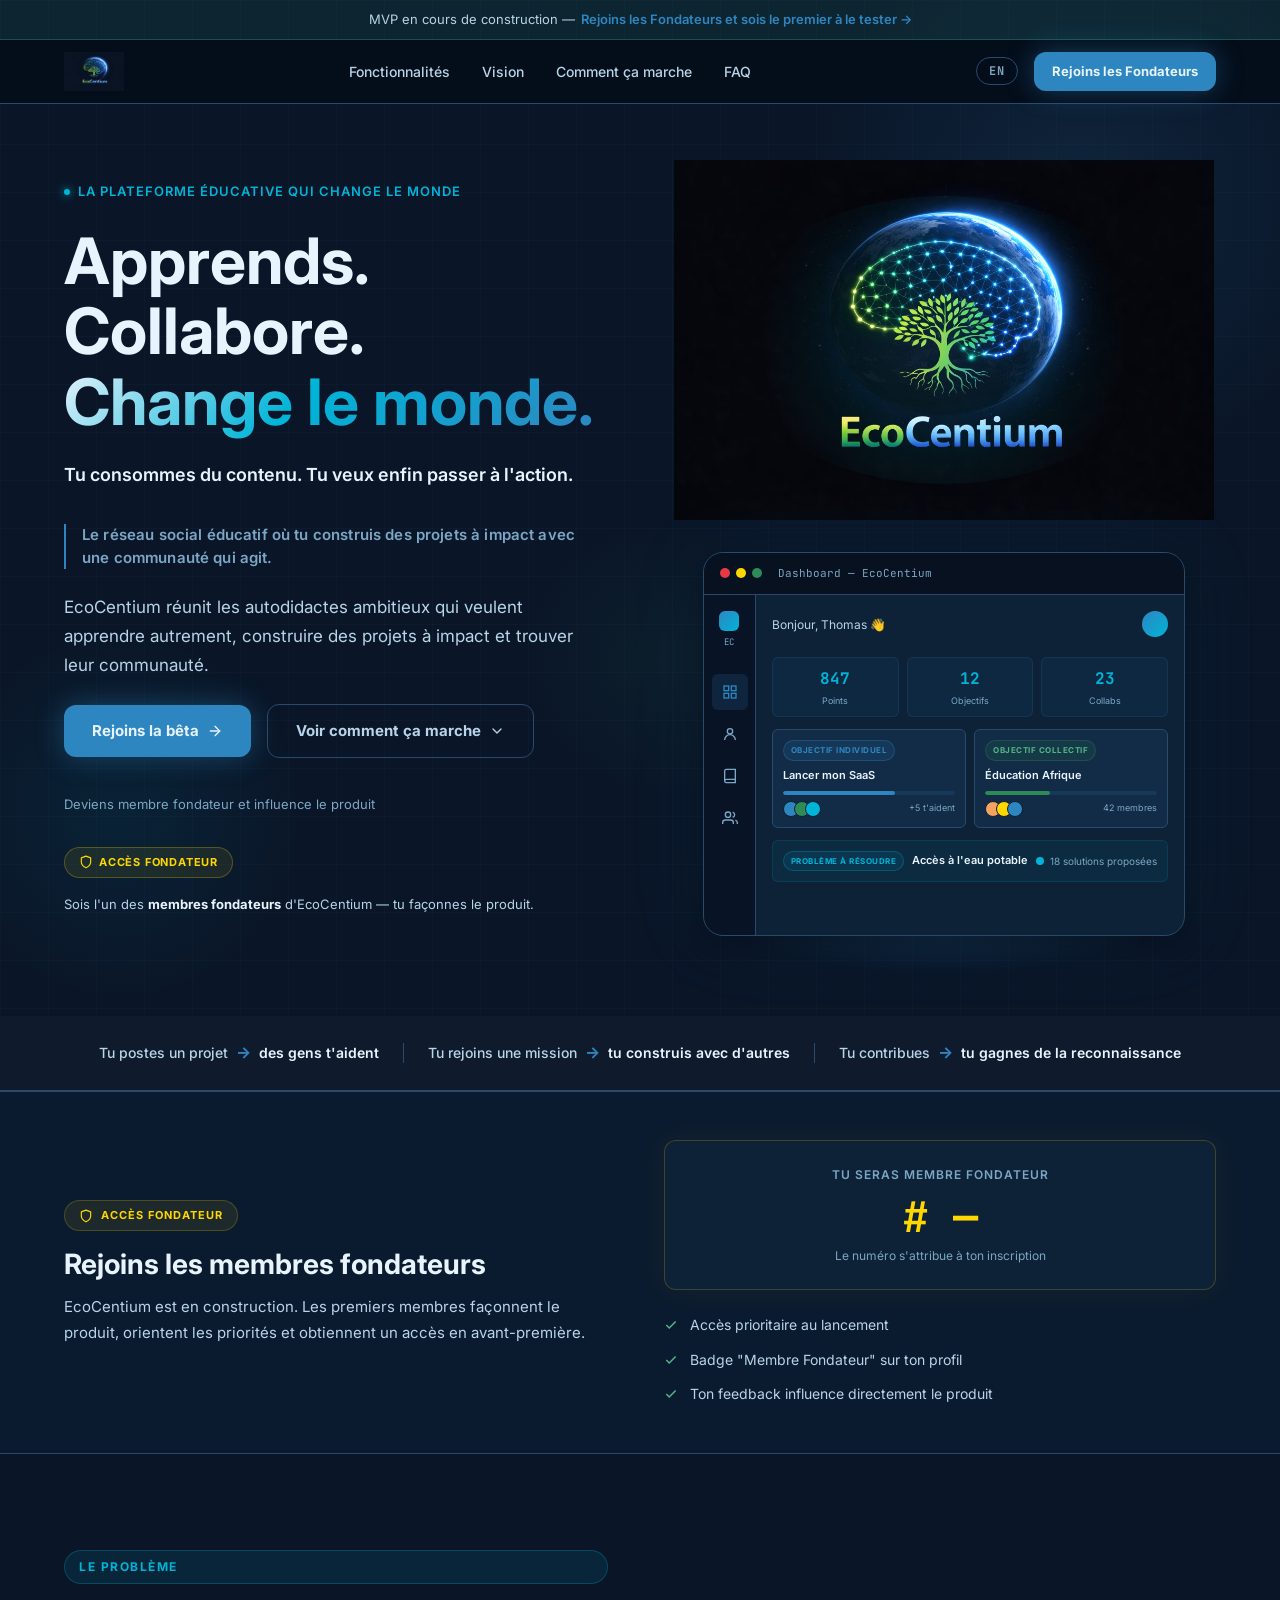
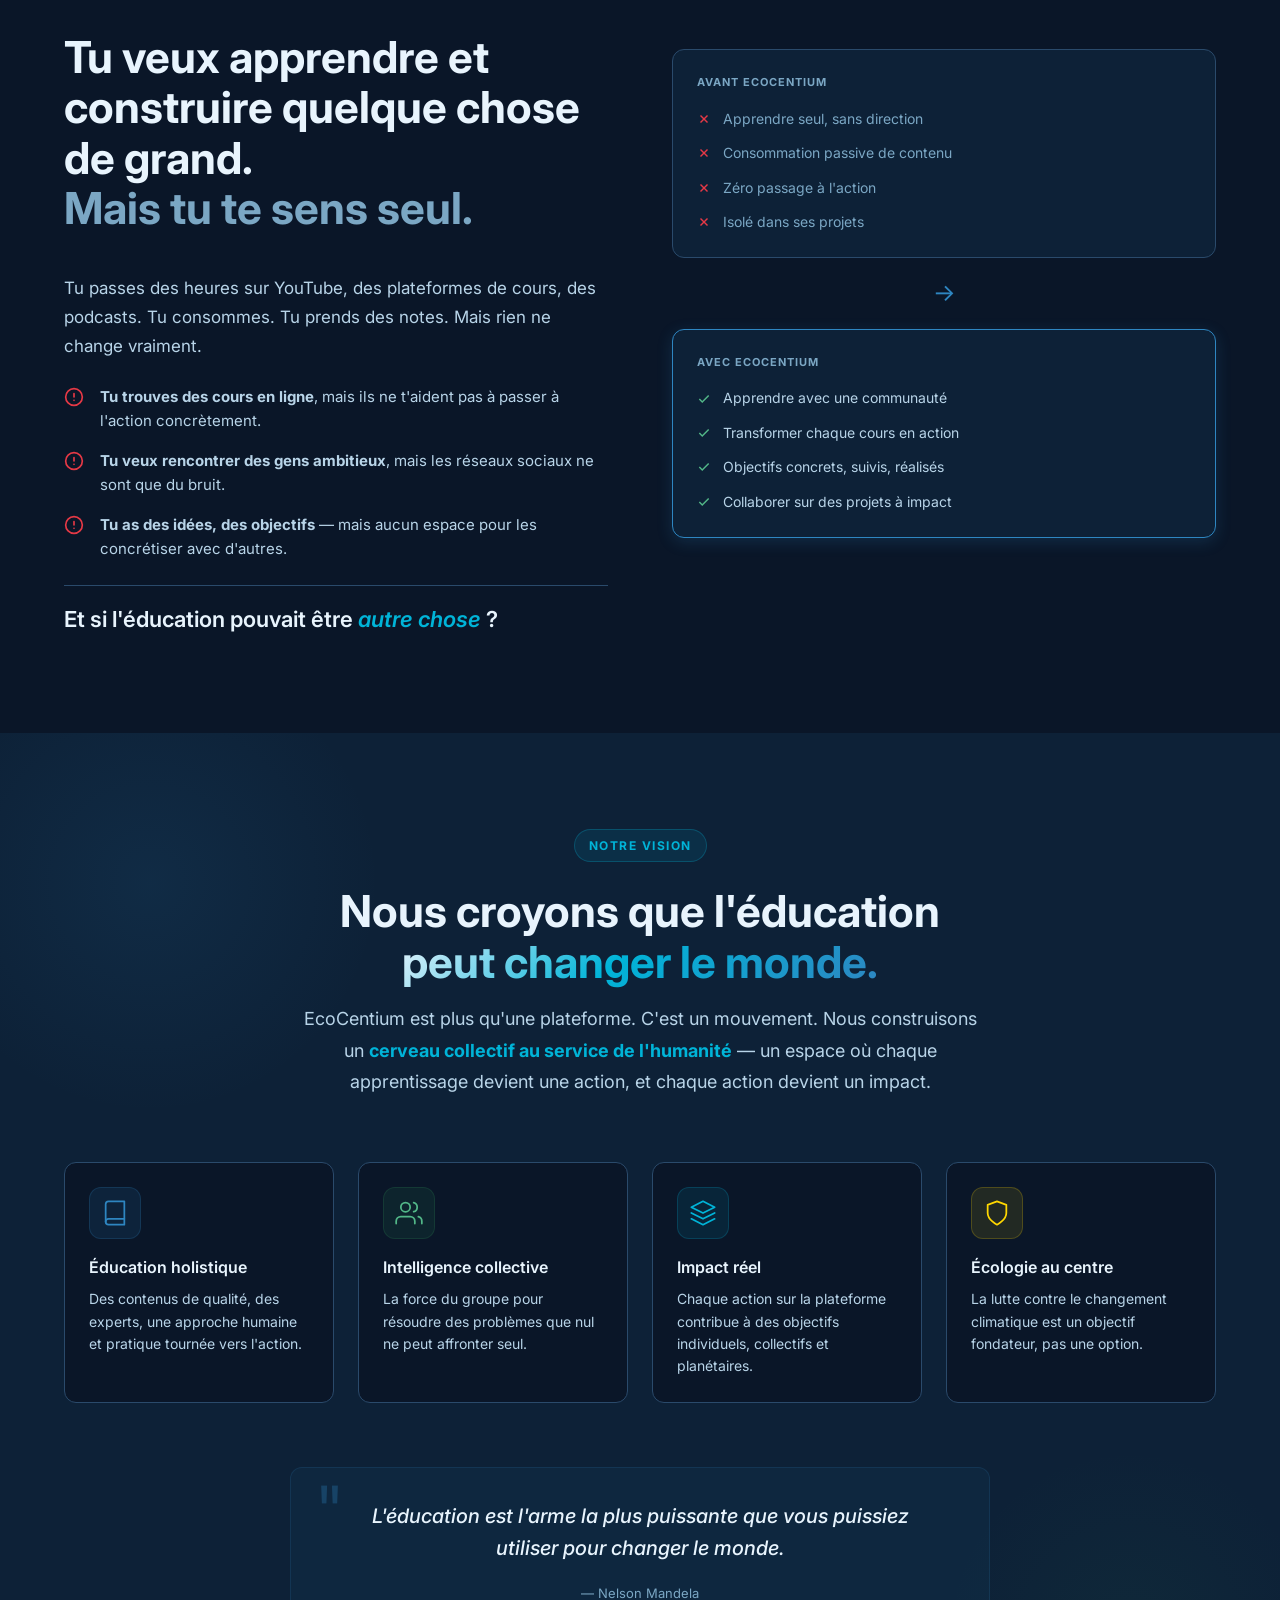
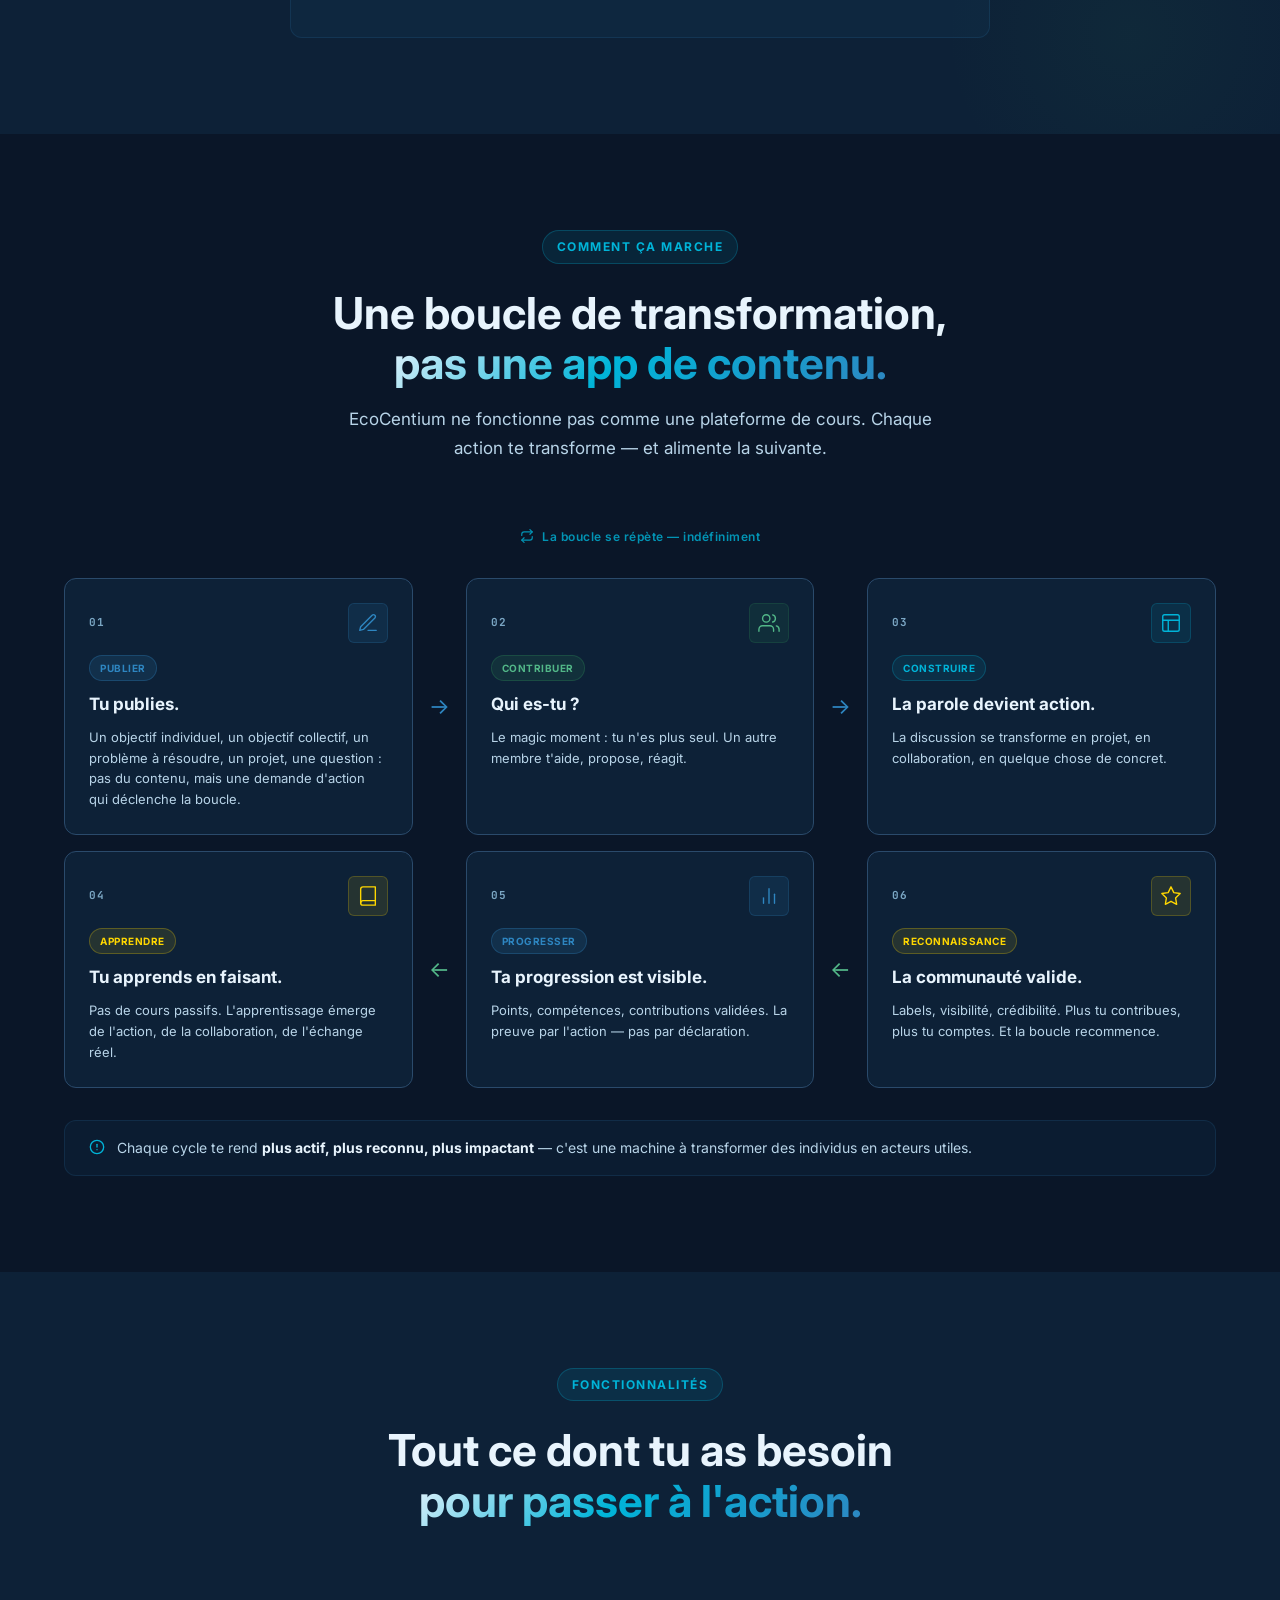
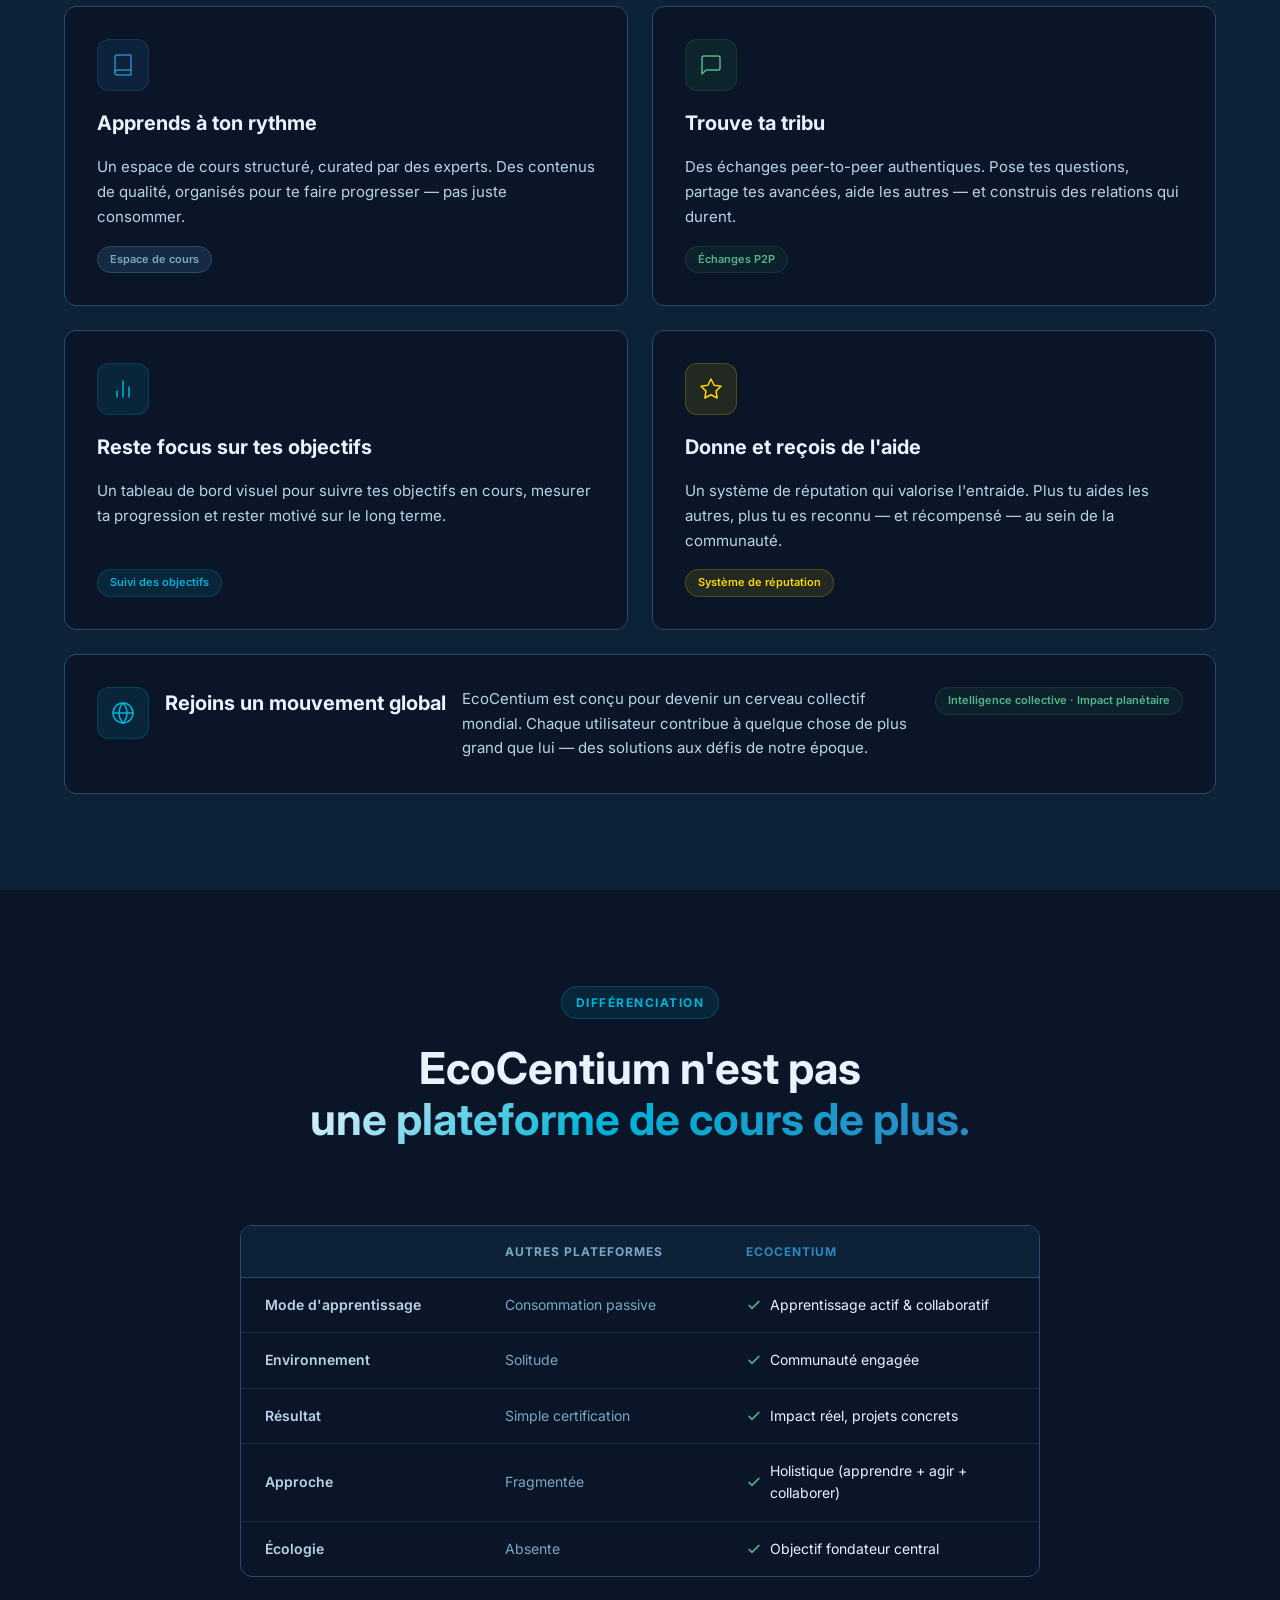
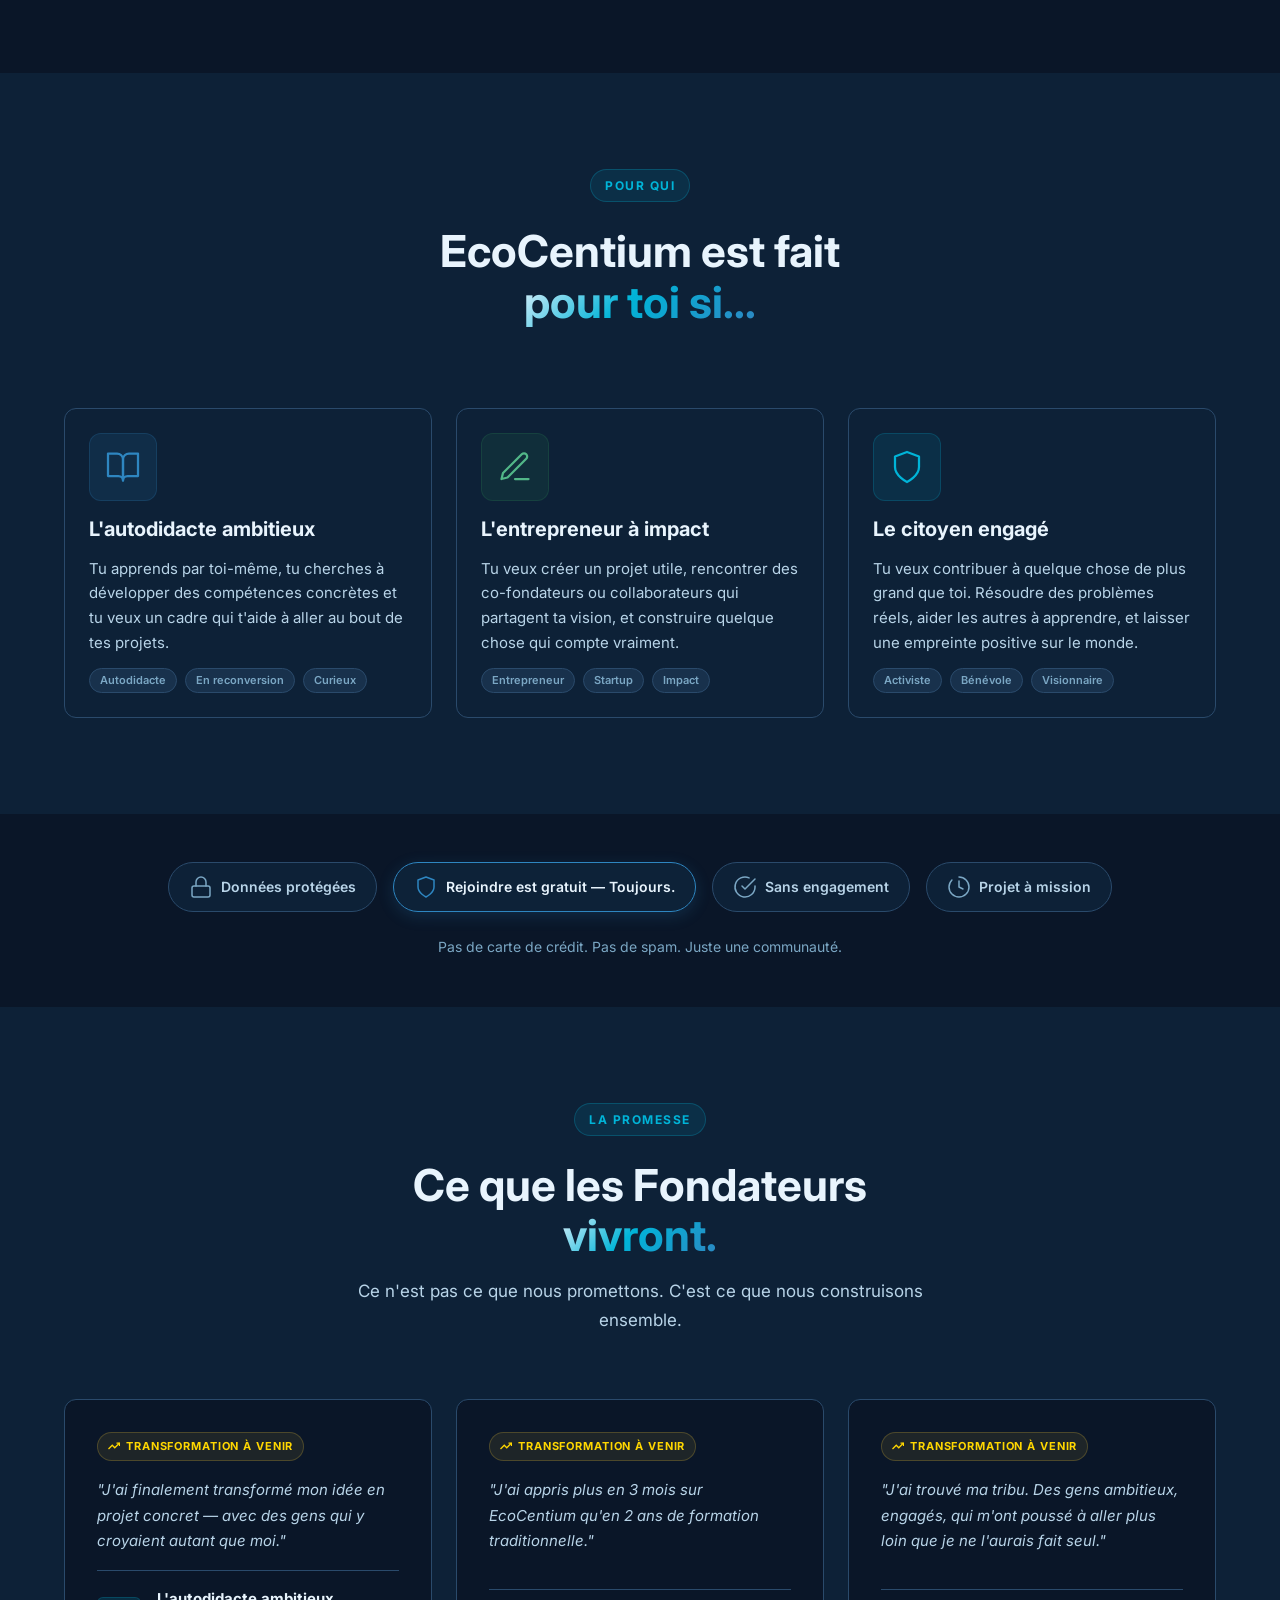
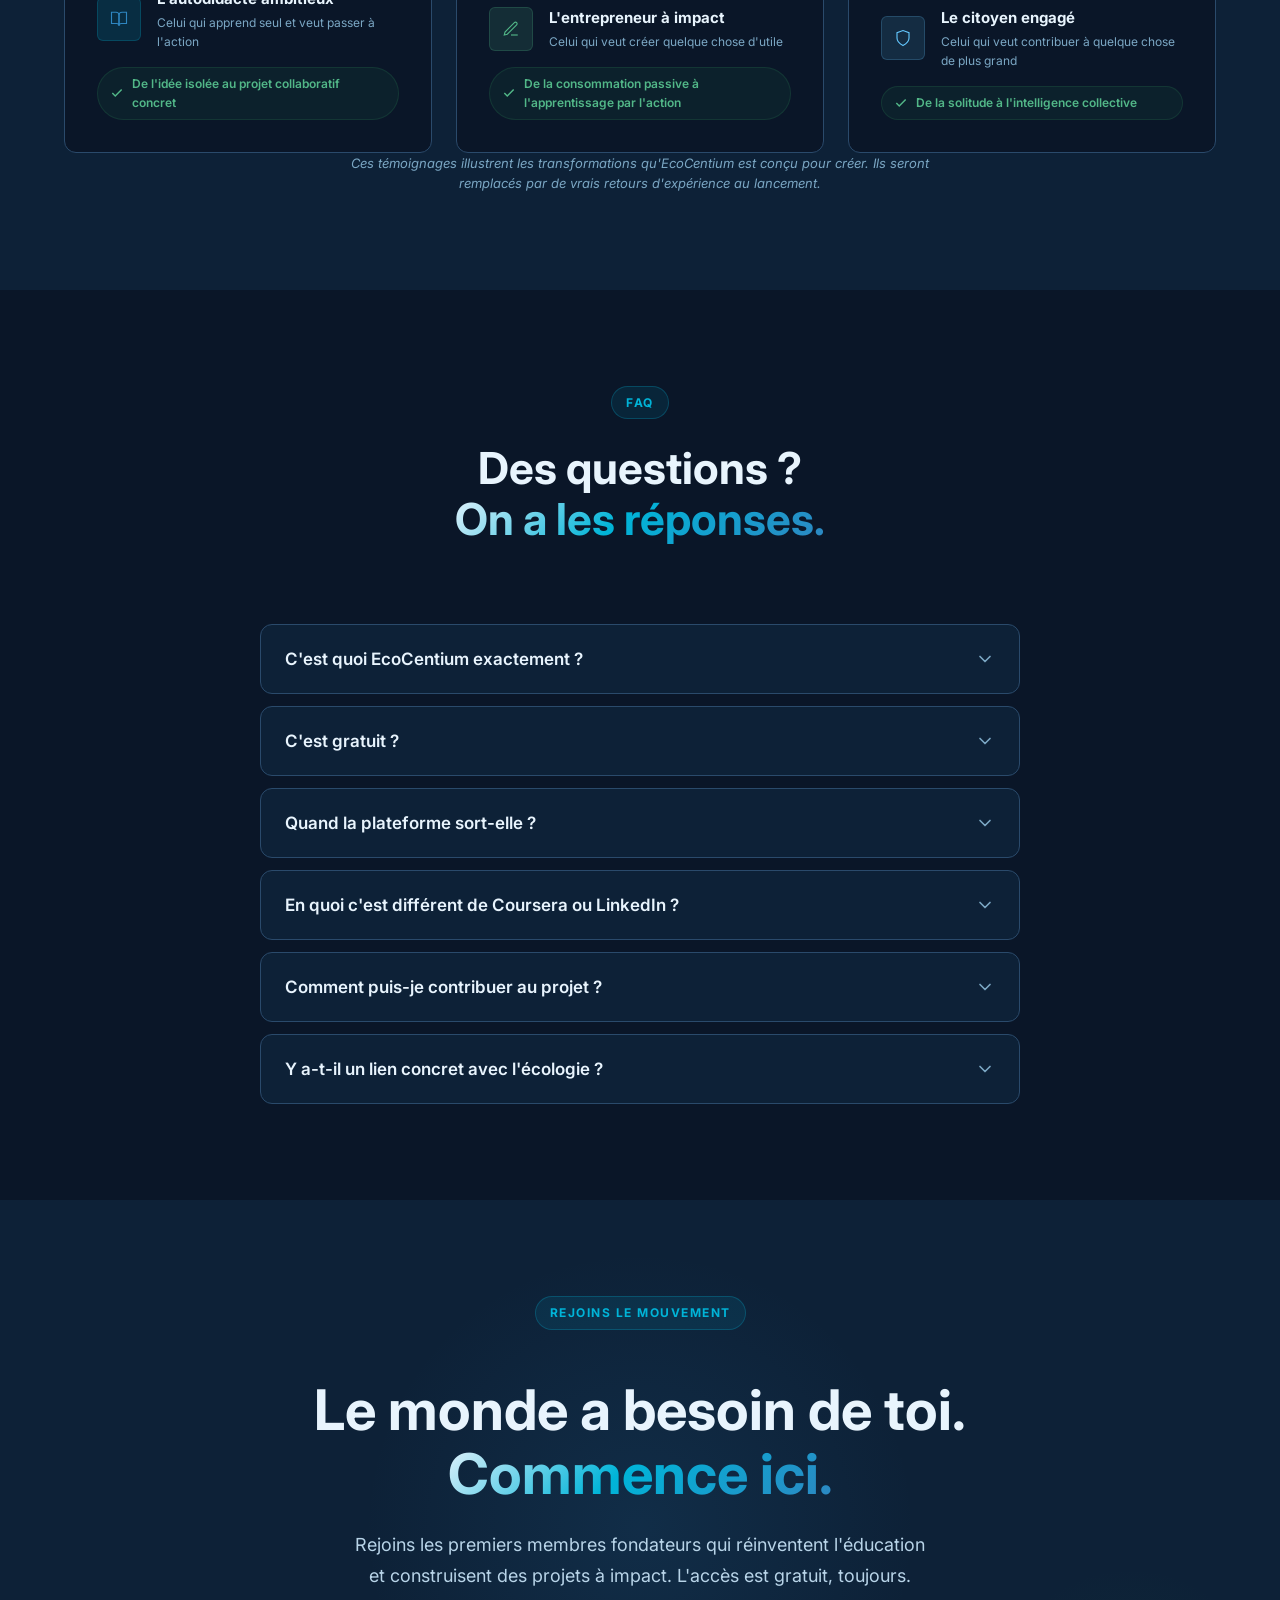
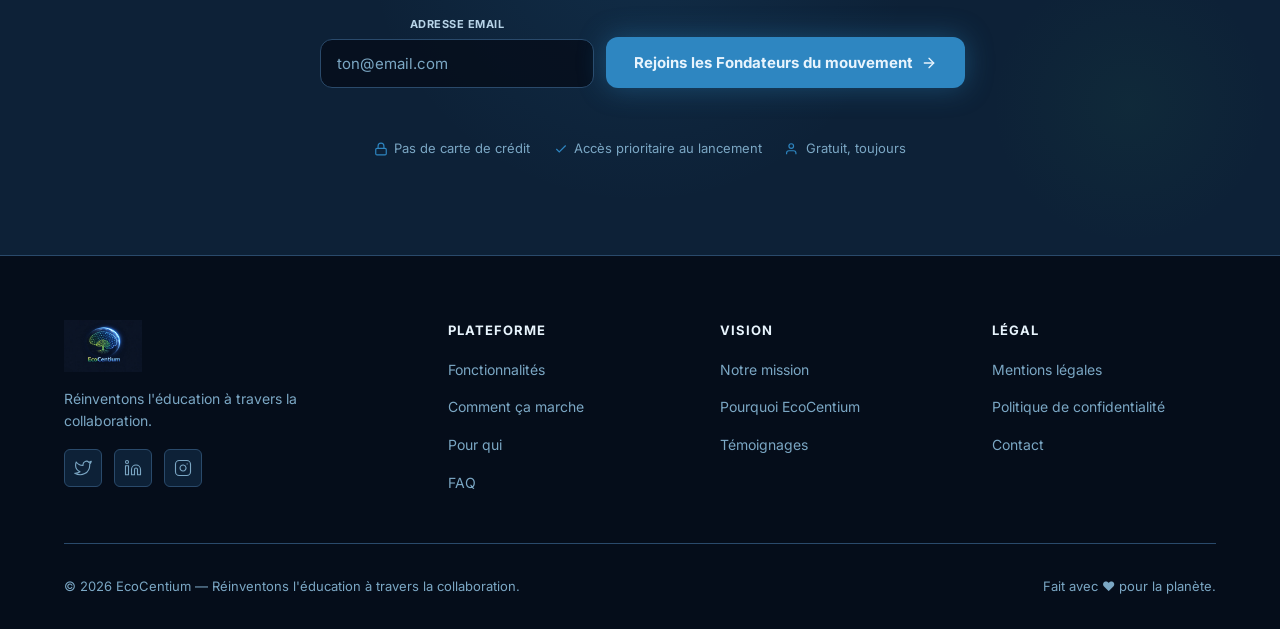
<file: index.html>
<!DOCTYPE html>
<html lang="fr">
<head>
  <meta charset="UTF-8" />
  <meta name="viewport" content="width=device-width, initial-scale=1.0" />
  <meta name="description" content="EcoCentium — La plateforme éducative collaborative qui réunit les autodidactes ambitieux pour apprendre, collaborer et construire des projets à impact." />
  <title>EcoCentium — Réinventons l'éducation à travers la collaboration</title>

  <!-- Fonts -->
  <link rel="preconnect" href="https://fonts.googleapis.com" />
  <link rel="preconnect" href="https://fonts.gstatic.com" crossorigin />
  <link href="https://fonts.googleapis.com/css2?family=Inter:wght@400;500;600;700&family=JetBrains+Mono:wght@400;500;700&display=swap" rel="stylesheet" />
  <link href="https://api.fontshare.com/v2/css?f[]=clash-display@400,500,600,700&display=swap" rel="stylesheet" />

  <link rel="stylesheet" href="style.css" />
</head>
<body>

  <!-- ========== ANNOUNCEMENT BAR ========== -->
  <div class="announcement-bar" id="announcement-bar">
    <span data-i18n="announcement_text">MVP en cours de construction —</span>
    <a href="#join" class="announcement-link" data-i18n="announcement_cta">Rejoins les Fondateurs et sois le premier à le tester →</a>
  </div>

  <!-- ========== NAVIGATION ========== -->
  <nav class="navbar" id="navbar">
    <div class="nav-container">
      <a href="#" class="nav-logo">
        <img src="logo.png" alt="EcoCentium" class="nav-logo-img" />
      </a>

      <ul class="nav-links" id="nav-links">
        <li><a href="#features" class="nav-link" data-i18n="nav_features">Fonctionnalités</a></li>
        <li><a href="#vision" class="nav-link" data-i18n="nav_vision">Vision</a></li>
        <li><a href="#how" class="nav-link" data-i18n="nav_how">Comment ça marche</a></li>
        <li><a href="#faq" class="nav-link" data-i18n="nav_faq">FAQ</a></li>
      </ul>

      <div class="nav-actions">
        <button class="lang-toggle" id="lang-toggle" type="button" title="Switch language">EN</button>
        <a href="#cta-final" class="btn btn-primary btn-sm" data-i18n="nav_cta">Rejoins les Fondateurs</a>
        <button class="nav-burger" id="nav-burger" aria-label="Ouvrir le menu">
          <span></span><span></span><span></span>
        </button>
      </div>
    </div>
  </nav>

  <!-- ========== HERO SECTION ========== -->
  <section class="hero" id="hero">
    <div class="hero-bg">
      <div class="orb orb-1"></div>
      <div class="orb orb-2"></div>
      <div class="orb orb-3"></div>
      <div class="grid-bg"></div>
    </div>

    <div class="container">
      <div class="hero-content">
        <div class="hero-text">
          <span class="eyebrow animate-fade-up">
            <span class="eyebrow-dot"></span>
            <span data-i18n="hero_eyebrow">La plateforme éducative qui change le monde</span>
          </span>

          <h1 class="hero-headline animate-fade-up delay-1" data-i18n-html="hero_h1">
            Apprends.<br />
            Collabore.<br />
            <span class="gradient-text">Change le monde.</span>
          </h1>

          <p class="hero-hook animate-fade-up delay-2" data-i18n="hero_hook">Tu consommes du contenu. Tu veux enfin passer à l'action.</p>

          <p class="hero-tagline animate-fade-up delay-2" data-i18n="hero_tagline">Le réseau social éducatif où tu construis des projets à impact avec d'autres autodidactes.</p>

          <p class="hero-subheadline animate-fade-up delay-2" data-i18n="hero_sub">
            EcoCentium réunit les autodidactes ambitieux qui veulent apprendre autrement, construire des projets à impact et trouver leur communauté.
          </p>

          <div class="hero-actions animate-fade-up delay-3">
            <a href="#cta-final" class="btn btn-primary btn-lg">
              <span data-i18n="hero_cta_primary">Rejoins la bêta</span>
              <svg width="16" height="16" viewBox="0 0 24 24" fill="none" stroke="currentColor" stroke-width="2" stroke-linecap="round" stroke-linejoin="round"><line x1="5" y1="12" x2="19" y2="12"/><polyline points="12 5 19 12 12 19"/></svg>
            </a>
            <a href="#how" class="btn btn-ghost btn-lg">
              <span data-i18n="hero_cta_ghost">Voir comment ça marche</span>
              <svg width="16" height="16" viewBox="0 0 24 24" fill="none" stroke="currentColor" stroke-width="2" stroke-linecap="round" stroke-linejoin="round"><polyline points="6 9 12 15 18 9"/></svg>
            </a>
          </div>
          <p class="hero-cta-sub animate-fade-up delay-3" data-i18n="hero_cta_sub">Deviens membre fondateur et influence le produit</p>

          <div class="hero-proof animate-fade-up delay-4">
            <div class="founder-badge">
              <svg width="14" height="14" viewBox="0 0 24 24" fill="none" stroke="currentColor" stroke-width="2" stroke-linecap="round" stroke-linejoin="round"><path d="M12 22s8-4 8-10V5l-8-3-8 3v7c0 6 8 10 8 10z"/></svg>
              <span data-i18n="hero_badge">Accès fondateur</span>
            </div>
            <div class="proof-text">
              <span data-i18n-html="hero_proof">Sois l'un des <strong>membres fondateurs</strong> d'EcoCentium — tu façonnes le produit.</span>
            </div>
          </div>
        </div>

        <div class="hero-visual animate-fade-up delay-2">
          <div class="hero-logo-visual">
            <div class="hero-logo-glow"></div>
            <img src="logo.png" alt="EcoCentium — Réinventons l'éducation à travers la collaboration" class="hero-logo-img" />
          </div>
          <div class="mockup-frame">
            <div class="mockup-header">
              <div class="mockup-dots">
                <span class="dot dot-red"></span>
                <span class="dot dot-yellow"></span>
                <span class="dot dot-green"></span>
              </div>
              <div class="mockup-title-bar">Dashboard — EcoCentium</div>
            </div>
            <div class="mockup-body">
              <div class="mockup-sidebar">
                <div class="sidebar-logo">
                  <span class="logo-dot-sm"></span>
                  <span>EC</span>
                </div>
                <div class="sidebar-items">
                  <div class="sidebar-item active">
                    <svg width="16" height="16" viewBox="0 0 24 24" fill="none" stroke="currentColor" stroke-width="2"><rect x="3" y="3" width="7" height="7"/><rect x="14" y="3" width="7" height="7"/><rect x="14" y="14" width="7" height="7"/><rect x="3" y="14" width="7" height="7"/></svg>
                  </div>
                  <div class="sidebar-item">
                    <svg width="16" height="16" viewBox="0 0 24 24" fill="none" stroke="currentColor" stroke-width="2"><circle cx="12" cy="8" r="4"/><path d="M20 21a8 8 0 10-16 0"/></svg>
                  </div>
                  <div class="sidebar-item">
                    <svg width="16" height="16" viewBox="0 0 24 24" fill="none" stroke="currentColor" stroke-width="2"><path d="M4 19.5A2.5 2.5 0 0 1 6.5 17H20"/><path d="M6.5 2H20v20H6.5A2.5 2.5 0 0 1 4 19.5v-15A2.5 2.5 0 0 1 6.5 2z"/></svg>
                  </div>
                  <div class="sidebar-item">
                    <svg width="16" height="16" viewBox="0 0 24 24" fill="none" stroke="currentColor" stroke-width="2"><path d="M17 21v-2a4 4 0 0 0-4-4H5a4 4 0 0 0-4 4v2"/><circle cx="9" cy="7" r="4"/><path d="M23 21v-2a4 4 0 0 0-3-3.87"/><path d="M16 3.13a4 4 0 0 1 0 7.75"/></svg>
                  </div>
                </div>
              </div>

              <div class="mockup-main">
                <div class="mockup-topbar">
                  <span class="mockup-greeting">Bonjour, Thomas 👋</span>
                  <div class="mockup-avatar-sm"></div>
                </div>

                <div class="mockup-stats">
                  <div class="mockup-stat-card">
                    <div class="stat-value">847</div>
                    <div class="stat-label">Points</div>
                  </div>
                  <div class="mockup-stat-card">
                    <div class="stat-value">12</div>
                    <div class="stat-label">Objectifs</div>
                  </div>
                  <div class="mockup-stat-card">
                    <div class="stat-value">23</div>
                    <div class="stat-label">Collabs</div>
                  </div>
                </div>

                <div class="mockup-cards">
                  <div class="mockup-card">
                    <div class="card-badge badge-blue">Objectif individuel</div>
                    <div class="card-title-mock">Lancer mon SaaS</div>
                    <div class="progress-bar">
                      <div class="progress-fill" style="width: 65%;"></div>
                    </div>
                    <div class="card-footer-mock">
                      <div class="mini-avatars">
                        <div class="mini-av" style="background:#2E86C1;"></div>
                        <div class="mini-av" style="background:#2E8B57;"></div>
                        <div class="mini-av" style="background:#00B4D8;"></div>
                      </div>
                      <span class="card-meta">+5 t'aident</span>
                    </div>
                  </div>

                  <div class="mockup-card">
                    <div class="card-badge badge-green">Objectif collectif</div>
                    <div class="card-title-mock">Éducation Afrique</div>
                    <div class="progress-bar">
                      <div class="progress-fill green" style="width: 38%;"></div>
                    </div>
                    <div class="card-footer-mock">
                      <div class="mini-avatars">
                        <div class="mini-av" style="background:#F4A261;"></div>
                        <div class="mini-av" style="background:#FFD700;"></div>
                        <div class="mini-av" style="background:#2E86C1;"></div>
                      </div>
                      <span class="card-meta">42 membres</span>
                    </div>
                  </div>
                </div>

                <div class="mockup-problem-card">
                  <div class="card-badge badge-aurora">Problème à résoudre</div>
                  <div class="card-title-mock">Accès à l'eau potable</div>
                  <div class="problem-collab">
                    <div class="collab-pulse"></div>
                    <span>18 solutions proposées</span>
                  </div>
                </div>
              </div>
            </div>
          </div>
          <div class="mockup-glow"></div>
        </div>
      </div>
    </div>
  </section>

  <!-- ========== VALUE BAR ========== -->
  <div class="value-bar">
    <div class="container">
      <div class="value-bar-inner">
        <div class="value-item">
          <span class="value-action" data-i18n="value1_action">Tu postes un projet</span>
          <span class="value-arrow">→</span>
          <span class="value-result" data-i18n="value1_result">des gens t'aident</span>
        </div>
        <div class="value-divider"></div>
        <div class="value-item">
          <span class="value-action" data-i18n="value2_action">Tu rejoins une mission</span>
          <span class="value-arrow">→</span>
          <span class="value-result" data-i18n="value2_result">tu construis avec d'autres</span>
        </div>
        <div class="value-divider"></div>
        <div class="value-item">
          <span class="value-action" data-i18n="value3_action">Tu contribues</span>
          <span class="value-arrow">→</span>
          <span class="value-result" data-i18n="value3_result">tu gagnes de la reconnaissance</span>
        </div>
      </div>
    </div>
  </div>

  <!-- ========== MEMBRES FONDATEURS ========== -->
  <section class="proof-bar" id="proof">
    <div class="container">
      <div class="founders-inner">
        <div class="founders-left">
          <div class="founders-tag">
            <svg width="14" height="14" viewBox="0 0 24 24" fill="none" stroke="currentColor" stroke-width="2" stroke-linecap="round" stroke-linejoin="round"><path d="M12 22s8-4 8-10V5l-8-3-8 3v7c0 6 8 10 8 10z"/></svg>
            <span data-i18n="founders_tag">Accès fondateur</span>
          </div>
          <h3 class="founders-title" data-i18n="founders_title">Rejoins les membres fondateurs</h3>
          <p class="founders-sub" data-i18n="founders_sub">EcoCentium est en construction. Les premiers membres façonnent le produit, orientent les priorités et obtiennent un accès en avant-première.</p>
        </div>
        <div class="founders-right">
          <div class="founder-number-block">
            <div class="founder-label" data-i18n="founders_label">Tu seras membre fondateur</div>
            <div class="founder-number"># <span id="founder-count">—</span></div>
            <div class="founder-hint" data-i18n="founders_hint">Le numéro s'attribue à ton inscription</div>
          </div>
          <div class="founders-perks">
            <div class="perk">
              <svg width="14" height="14" viewBox="0 0 24 24" fill="none" stroke="currentColor" stroke-width="2.5"><polyline points="20 6 9 17 4 12"/></svg>
              <span data-i18n="perk_1">Accès prioritaire au lancement</span>
            </div>
            <div class="perk">
              <svg width="14" height="14" viewBox="0 0 24 24" fill="none" stroke="currentColor" stroke-width="2.5"><polyline points="20 6 9 17 4 12"/></svg>
              <span data-i18n="perk_2">Badge "Membre Fondateur" sur ton profil</span>
            </div>
            <div class="perk">
              <svg width="14" height="14" viewBox="0 0 24 24" fill="none" stroke="currentColor" stroke-width="2.5"><polyline points="20 6 9 17 4 12"/></svg>
              <span data-i18n="perk_3">Ton feedback influence directement le produit</span>
            </div>
          </div>
        </div>
      </div>
    </div>
  </section>

  <!-- ========== PROBLÈME ========== -->
  <section class="section problem-section" id="problem">
    <div class="container">
      <div class="section-inner">
        <div class="problem-text reveal">
          <span class="section-tag" data-i18n="problem_tag">Le problème</span>
          <h2 class="section-headline" data-i18n-html="problem_h2">
            Tu veux apprendre et construire quelque chose de grand.<br />
            <span class="text-secondary">Mais tu te sens seul.</span>
          </h2>
          <p class="section-subtext" data-i18n="problem_sub">
            Tu passes des heures sur YouTube, des plateformes de cours, des podcasts. Tu consommes. Tu prends des notes. Mais rien ne change vraiment.
          </p>
          <div class="pain-points">
            <div class="pain-point">
              <div class="pain-icon">
                <svg width="20" height="20" viewBox="0 0 24 24" fill="none" stroke="currentColor" stroke-width="2" stroke-linecap="round" stroke-linejoin="round"><circle cx="12" cy="12" r="10"/><line x1="12" y1="8" x2="12" y2="12"/><line x1="12" y1="16" x2="12.01" y2="16"/></svg>
              </div>
              <div data-i18n-html="pain1"><strong>Tu trouves des cours en ligne</strong>, mais ils ne t'aident pas à passer à l'action concrètement.</div>
            </div>
            <div class="pain-point">
              <div class="pain-icon">
                <svg width="20" height="20" viewBox="0 0 24 24" fill="none" stroke="currentColor" stroke-width="2" stroke-linecap="round" stroke-linejoin="round"><circle cx="12" cy="12" r="10"/><line x1="12" y1="8" x2="12" y2="12"/><line x1="12" y1="16" x2="12.01" y2="16"/></svg>
              </div>
              <div data-i18n-html="pain2"><strong>Tu veux rencontrer des gens ambitieux</strong>, mais les réseaux sociaux ne sont que du bruit.</div>
            </div>
            <div class="pain-point">
              <div class="pain-icon">
                <svg width="20" height="20" viewBox="0 0 24 24" fill="none" stroke="currentColor" stroke-width="2" stroke-linecap="round" stroke-linejoin="round"><circle cx="12" cy="12" r="10"/><line x1="12" y1="8" x2="12" y2="12"/><line x1="12" y1="16" x2="12.01" y2="16"/></svg>
              </div>
              <div data-i18n-html="pain3"><strong>Tu as des idées, des objectifs</strong> — mais aucun espace pour les concrétiser avec d'autres.</div>
            </div>
          </div>
          <div class="transition-text" data-i18n-html="transition">
            Et si l'éducation pouvait être <em>autre chose</em> ?
          </div>
        </div>

        <div class="problem-visual reveal delay-1">
          <div class="vs-card vs-before">
            <div class="vs-label" data-i18n="before_label">Avant EcoCentium</div>
            <div class="vs-items">
              <div class="vs-item bad">
                <svg width="14" height="14" viewBox="0 0 24 24" fill="none" stroke="currentColor" stroke-width="2.5"><line x1="18" y1="6" x2="6" y2="18"/><line x1="6" y1="6" x2="18" y2="18"/></svg>
                <span data-i18n="before_1">Apprendre seul, sans direction</span>
              </div>
              <div class="vs-item bad">
                <svg width="14" height="14" viewBox="0 0 24 24" fill="none" stroke="currentColor" stroke-width="2.5"><line x1="18" y1="6" x2="6" y2="18"/><line x1="6" y1="6" x2="18" y2="18"/></svg>
                <span data-i18n="before_2">Consommation passive de contenu</span>
              </div>
              <div class="vs-item bad">
                <svg width="14" height="14" viewBox="0 0 24 24" fill="none" stroke="currentColor" stroke-width="2.5"><line x1="18" y1="6" x2="6" y2="18"/><line x1="6" y1="6" x2="18" y2="18"/></svg>
                <span data-i18n="before_3">Zéro passage à l'action</span>
              </div>
              <div class="vs-item bad">
                <svg width="14" height="14" viewBox="0 0 24 24" fill="none" stroke="currentColor" stroke-width="2.5"><line x1="18" y1="6" x2="6" y2="18"/><line x1="6" y1="6" x2="18" y2="18"/></svg>
                <span data-i18n="before_4">Isolé dans ses projets</span>
              </div>
            </div>
          </div>
          <div class="vs-arrow">→</div>
          <div class="vs-card vs-after">
            <div class="vs-label" data-i18n="after_label">Avec EcoCentium</div>
            <div class="vs-items">
              <div class="vs-item good">
                <svg width="14" height="14" viewBox="0 0 24 24" fill="none" stroke="currentColor" stroke-width="2.5"><polyline points="20 6 9 17 4 12"/></svg>
                <span data-i18n="after_1">Apprendre avec une communauté</span>
              </div>
              <div class="vs-item good">
                <svg width="14" height="14" viewBox="0 0 24 24" fill="none" stroke="currentColor" stroke-width="2.5"><polyline points="20 6 9 17 4 12"/></svg>
                <span data-i18n="after_2">Transformer chaque cours en action</span>
              </div>
              <div class="vs-item good">
                <svg width="14" height="14" viewBox="0 0 24 24" fill="none" stroke="currentColor" stroke-width="2.5"><polyline points="20 6 9 17 4 12"/></svg>
                <span data-i18n="after_3">Objectifs concrets, suivis, réalisés</span>
              </div>
              <div class="vs-item good">
                <svg width="14" height="14" viewBox="0 0 24 24" fill="none" stroke="currentColor" stroke-width="2.5"><polyline points="20 6 9 17 4 12"/></svg>
                <span data-i18n="after_4">Collaborer sur des projets à impact</span>
              </div>
            </div>
          </div>
        </div>
      </div>
    </div>
  </section>

  <!-- ========== VISION / MISSION ========== -->
  <section class="section vision-section" id="vision">
    <div class="vision-bg">
      <div class="orb orb-vision-1"></div>
      <div class="orb orb-vision-2"></div>
    </div>
    <div class="container">
        <div class="vision-inner reveal">
        <span class="section-tag" data-i18n="vision_tag">Notre vision</span>
        <h2 class="section-headline centered" data-i18n-html="vision_h2">
          Nous croyons que l'éducation<br />
          <span class="gradient-text">peut changer le monde.</span>
        </h2>
        <p class="vision-body" data-i18n-html="vision_body">
          EcoCentium est plus qu'une plateforme. C'est un mouvement. Nous construisons un <strong>cerveau collectif au service de l'humanité</strong> — un espace où chaque apprentissage devient une action, et chaque action devient un impact.
        </p>
        <div class="vision-pillars">
          <div class="pillar reveal">
            <div class="pillar-icon">
              <svg width="28" height="28" viewBox="0 0 24 24" fill="none" stroke="currentColor" stroke-width="1.5" stroke-linecap="round" stroke-linejoin="round"><path d="M4 19.5A2.5 2.5 0 0 1 6.5 17H20"/><path d="M6.5 2H20v20H6.5A2.5 2.5 0 0 1 4 19.5v-15A2.5 2.5 0 0 1 6.5 2z"/></svg>
            </div>
            <h3 data-i18n="pillar1_title">Éducation holistique</h3>
            <p data-i18n="pillar1_body">Des contenus de qualité, des experts, une approche humaine et pratique tournée vers l'action.</p>
          </div>
          <div class="pillar reveal delay-1">
            <div class="pillar-icon green">
              <svg width="28" height="28" viewBox="0 0 24 24" fill="none" stroke="currentColor" stroke-width="1.5" stroke-linecap="round" stroke-linejoin="round"><path d="M17 21v-2a4 4 0 0 0-4-4H5a4 4 0 0 0-4 4v2"/><circle cx="9" cy="7" r="4"/><path d="M23 21v-2a4 4 0 0 0-3-3.87"/><path d="M16 3.13a4 4 0 0 1 0 7.75"/></svg>
            </div>
            <h3 data-i18n="pillar2_title">Intelligence collective</h3>
            <p data-i18n="pillar2_body">La force du groupe pour résoudre des problèmes que nul ne peut affronter seul.</p>
          </div>
          <div class="pillar reveal delay-2">
            <div class="pillar-icon aurora">
              <svg width="28" height="28" viewBox="0 0 24 24" fill="none" stroke="currentColor" stroke-width="1.5" stroke-linecap="round" stroke-linejoin="round"><path d="M12 2L2 7l10 5 10-5-10-5z"/><path d="M2 17l10 5 10-5"/><path d="M2 12l10 5 10-5"/></svg>
            </div>
            <h3 data-i18n="pillar3_title">Impact réel</h3>
            <p data-i18n="pillar3_body">Chaque action sur la plateforme contribue à des objectifs individuels, collectifs et planétaires.</p>
          </div>
          <div class="pillar reveal delay-3">
            <div class="pillar-icon gold">
              <svg width="28" height="28" viewBox="0 0 24 24" fill="none" stroke="currentColor" stroke-width="1.5" stroke-linecap="round" stroke-linejoin="round"><path d="M12 22s8-4 8-10V5l-8-3-8 3v7c0 6 8 10 8 10z"/></svg>
            </div>
            <h3 data-i18n="pillar4_title">Écologie au centre</h3>
            <p data-i18n="pillar4_body">La lutte contre le changement climatique est un objectif fondateur, pas une option.</p>
          </div>
        </div>

        <blockquote class="vision-quote reveal">
          <div class="quote-mark">"</div>
          <p data-i18n="quote_text">L'éducation est l'arme la plus puissante que vous puissiez utiliser pour changer le monde.</p>
          <cite>— Nelson Mandela</cite>
        </blockquote>
      </div>
    </div>
  </section>

  <!-- ========== COMMENT ÇA MARCHE — CORE LOOP ========== -->
  <section class="section how-section" id="how">
    <div class="container">
      <div class="section-header reveal">
        <span class="section-tag" data-i18n="how_tag">Comment ça marche</span>
        <h2 class="section-headline centered" data-i18n-html="how_h2">
          Une boucle de transformation,<br />
          <span class="gradient-text">pas une app de contenu.</span>
        </h2>
        <p class="section-subtext centered" data-i18n="how_sub">EcoCentium ne fonctionne pas comme une plateforme de cours. Chaque action te transforme — et alimente la suivante.</p>
      </div>

      <div class="loop-container reveal">
        <div class="loop-label-top">
          <svg width="14" height="14" viewBox="0 0 24 24" fill="none" stroke="currentColor" stroke-width="2" stroke-linecap="round" stroke-linejoin="round"><polyline points="17 1 21 5 17 9"/><path d="M3 11V9a4 4 0 0 1 4-4h14"/><polyline points="7 23 3 19 7 15"/><path d="M21 13v2a4 4 0 0 1-4 4H3"/></svg>
          <span data-i18n="loop_label">La boucle se répète — indéfiniment</span>
        </div>

        <div class="loop-grid">

          <div class="loop-step reveal">
            <div class="loop-step-top">
              <div class="loop-num">01</div>
              <div class="loop-icon blue">
                <svg width="22" height="22" viewBox="0 0 24 24" fill="none" stroke="currentColor" stroke-width="1.5" stroke-linecap="round" stroke-linejoin="round"><path d="M12 20h9"/><path d="M16.5 3.5a2.121 2.121 0 0 1 3 3L7 19l-4 1 1-4L16.5 3.5z"/></svg>
              </div>
            </div>
            <div class="loop-badge badge-blue" data-i18n="step1_badge">Publier</div>
            <h3 data-i18n="step1_title">Tu publies.</h3>
            <p data-i18n="step1_body">Un objectif individuel, un objectif collectif, un problème à résoudre, un projet, une question : pas du contenu, mais une demande d'action qui déclenche la boucle.</p>
          </div>

          <div class="loop-arrow reveal delay-1">→</div>

          <div class="loop-step reveal delay-1">
            <div class="loop-step-top">
              <div class="loop-num">02</div>
              <div class="loop-icon green">
                <svg width="22" height="22" viewBox="0 0 24 24" fill="none" stroke="currentColor" stroke-width="1.5" stroke-linecap="round" stroke-linejoin="round"><path d="M17 21v-2a4 4 0 0 0-4-4H5a4 4 0 0 0-4 4v2"/><circle cx="9" cy="7" r="4"/><path d="M23 21v-2a4 4 0 0 0-3-3.87"/><path d="M16 3.13a4 4 0 0 1 0 7.75"/></svg>
              </div>
            </div>
            <div class="loop-badge badge-green" data-i18n="step2_badge">Contribuer</div>
            <h3 data-i18n="step2_title">Quelqu'un répond.</h3>
            <p data-i18n="step2_body">Le magic moment : tu n'es plus seul. Un autre membre t'aide, propose, réagit.</p>
          </div>

          <div class="loop-arrow reveal delay-2">→</div>

          <div class="loop-step reveal delay-2">
            <div class="loop-step-top">
              <div class="loop-num">03</div>
              <div class="loop-icon aurora">
                <svg width="22" height="22" viewBox="0 0 24 24" fill="none" stroke="currentColor" stroke-width="1.5" stroke-linecap="round" stroke-linejoin="round"><rect x="3" y="3" width="18" height="18" rx="2"/><path d="M3 9h18M9 21V9"/></svg>
              </div>
            </div>
            <div class="loop-badge badge-aurora" data-i18n="step3_badge">Construire</div>
            <h3 data-i18n="step3_title">La parole devient action.</h3>
            <p data-i18n="step3_body">La discussion se transforme en projet, en collaboration, en quelque chose de concret.</p>
          </div>

          <div class="loop-step reveal delay-1">
            <div class="loop-step-top">
              <div class="loop-num">04</div>
              <div class="loop-icon gold">
                <svg width="22" height="22" viewBox="0 0 24 24" fill="none" stroke="currentColor" stroke-width="1.5" stroke-linecap="round" stroke-linejoin="round"><path d="M4 19.5A2.5 2.5 0 0 1 6.5 17H20"/><path d="M6.5 2H20v20H6.5A2.5 2.5 0 0 1 4 19.5v-15A2.5 2.5 0 0 1 6.5 2z"/></svg>
              </div>
            </div>
            <div class="loop-badge badge-gold" data-i18n="step4_badge">Apprendre</div>
            <h3 data-i18n="step4_title">Tu apprends en faisant.</h3>
            <p data-i18n="step4_body">Pas de cours passifs. L'apprentissage émerge de l'action, de la collaboration, de l'échange réel.</p>
          </div>

          <div class="loop-arrow loop-arrow-reverse reveal delay-2">←</div>

          <div class="loop-step reveal delay-2">
            <div class="loop-step-top">
              <div class="loop-num">05</div>
              <div class="loop-icon blue">
                <svg width="22" height="22" viewBox="0 0 24 24" fill="none" stroke="currentColor" stroke-width="1.5" stroke-linecap="round" stroke-linejoin="round"><line x1="18" y1="20" x2="18" y2="10"/><line x1="12" y1="20" x2="12" y2="4"/><line x1="6" y1="20" x2="6" y2="14"/></svg>
              </div>
            </div>
            <div class="loop-badge badge-blue" data-i18n="step5_badge">Progresser</div>
            <h3 data-i18n="step5_title">Ta progression est visible.</h3>
            <p data-i18n="step5_body">Points, compétences, contributions validées. La preuve par l'action — pas par déclaration.</p>
          </div>

          <div class="loop-arrow loop-arrow-reverse reveal delay-1">←</div>

          <div class="loop-step reveal">
            <div class="loop-step-top">
              <div class="loop-num">06</div>
              <div class="loop-icon gold">
                <svg width="22" height="22" viewBox="0 0 24 24" fill="none" stroke="currentColor" stroke-width="1.5" stroke-linecap="round" stroke-linejoin="round"><polygon points="12 2 15.09 8.26 22 9.27 17 14.14 18.18 21.02 12 17.77 5.82 21.02 7 14.14 2 9.27 8.91 8.26 12 2"/></svg>
              </div>
            </div>
            <div class="loop-badge badge-gold" data-i18n="step6_badge">Reconnaissance</div>
            <h3 data-i18n="step6_title">La communauté valide.</h3>
            <p data-i18n="step6_body">Labels, visibilité, crédibilité. Plus tu contribues, plus tu comptes. Et la boucle recommence.</p>
          </div>

        </div>

        <div class="loop-insight reveal">
          <svg width="16" height="16" viewBox="0 0 24 24" fill="none" stroke="currentColor" stroke-width="2" stroke-linecap="round" stroke-linejoin="round"><circle cx="12" cy="12" r="10"/><line x1="12" y1="8" x2="12" y2="12"/><line x1="12" y1="16" x2="12.01" y2="16"/></svg>
          <span data-i18n-html="loop_insight">Chaque cycle te rend <strong>plus actif, plus reconnu, plus impactant</strong> — c'est une machine à transformer des individus en acteurs utiles.</span>
        </div>
      </div>
    </div>
  </section>

  <!-- ========== FONCTIONNALITÉS / BÉNÉFICES ========== -->
  <section class="section features-section" id="features">
    <div class="container">
      <div class="section-header reveal">
        <span class="section-tag" data-i18n="features_tag">Fonctionnalités</span>
        <h2 class="section-headline centered" data-i18n-html="features_h2">
          Tout ce dont tu as besoin<br />
          <span class="gradient-text">pour passer à l'action.</span>
        </h2>
      </div>

      <div class="features-grid">
        <div class="feature-card reveal">
          <div class="feature-icon blue">
            <svg width="24" height="24" viewBox="0 0 24 24" fill="none" stroke="currentColor" stroke-width="1.5" stroke-linecap="round" stroke-linejoin="round"><path d="M4 19.5A2.5 2.5 0 0 1 6.5 17H20"/><path d="M6.5 2H20v20H6.5A2.5 2.5 0 0 1 4 19.5v-15A2.5 2.5 0 0 1 6.5 2z"/></svg>
          </div>
          <h3 data-i18n="feat1_title">Apprends à ton rythme</h3>
          <p data-i18n="feat1_body">Un espace de cours structuré, curated par des experts. Des contenus de qualité, organisés pour te faire progresser — pas juste consommer.</p>
          <div class="feature-tag" data-i18n="feat1_tag">Espace de cours</div>
        </div>

        <div class="feature-card reveal delay-1">
          <div class="feature-icon green">
            <svg width="24" height="24" viewBox="0 0 24 24" fill="none" stroke="currentColor" stroke-width="1.5" stroke-linecap="round" stroke-linejoin="round"><path d="M21 15a2 2 0 0 1-2 2H7l-4 4V5a2 2 0 0 1 2-2h14a2 2 0 0 1 2 2z"/></svg>
          </div>
          <h3 data-i18n="feat2_title">Trouve ta tribu</h3>
          <p data-i18n="feat2_body">Des échanges peer-to-peer authentiques. Pose tes questions, partage tes avancées, aide les autres — et construis des relations qui durent.</p>
          <div class="feature-tag green" data-i18n="feat2_tag">Échanges P2P</div>
        </div>

        <div class="feature-card reveal delay-2">
          <div class="feature-icon aurora">
            <svg width="24" height="24" viewBox="0 0 24 24" fill="none" stroke="currentColor" stroke-width="1.5" stroke-linecap="round" stroke-linejoin="round"><line x1="18" y1="20" x2="18" y2="10"/><line x1="12" y1="20" x2="12" y2="4"/><line x1="6" y1="20" x2="6" y2="14"/></svg>
          </div>
          <h3 data-i18n="feat3_title">Reste focus sur tes objectifs</h3>
          <p data-i18n="feat3_body">Un tableau de bord visuel pour suivre tes objectifs en cours, mesurer ta progression et rester motivé sur le long terme.</p>
          <div class="feature-tag aurora" data-i18n="feat3_tag">Suivi des objectifs</div>
        </div>

        <div class="feature-card reveal">
          <div class="feature-icon gold">
            <svg width="24" height="24" viewBox="0 0 24 24" fill="none" stroke="currentColor" stroke-width="1.5" stroke-linecap="round" stroke-linejoin="round"><polygon points="12 2 15.09 8.26 22 9.27 17 14.14 18.18 21.02 12 17.77 5.82 21.02 7 14.14 2 9.27 8.91 8.26 12 2"/></svg>
          </div>
          <h3 data-i18n="feat4_title">Donne et reçois de l'aide</h3>
          <p data-i18n="feat4_body">Un système de réputation qui valorise l'entraide. Plus tu aides les autres, plus tu es reconnu — et récompensé — au sein de la communauté.</p>
          <div class="feature-tag gold" data-i18n="feat4_tag">Système de réputation</div>
        </div>

        <div class="feature-card reveal delay-1 feature-card-wide">
          <div class="feature-icon aurora">
            <svg width="24" height="24" viewBox="0 0 24 24" fill="none" stroke="currentColor" stroke-width="1.5" stroke-linecap="round" stroke-linejoin="round"><circle cx="12" cy="12" r="10"/><line x1="2" y1="12" x2="22" y2="12"/><path d="M12 2a15.3 15.3 0 0 1 4 10 15.3 15.3 0 0 1-4 10 15.3 15.3 0 0 1-4-10 15.3 15.3 0 0 1 4-10z"/></svg>
          </div>
          <h3 data-i18n="feat5_title">Rejoins un mouvement global</h3>
          <p data-i18n="feat5_body">EcoCentium est conçu pour devenir un cerveau collectif mondial. Chaque utilisateur contribue à quelque chose de plus grand que lui — des solutions aux défis de notre époque.</p>
          <div class="feature-tag green" data-i18n="feat5_tag">Intelligence collective · Impact planétaire</div>
        </div>
      </div>
    </div>
  </section>

  <!-- ========== POURQUOI C'EST DIFFÉRENT ========== -->
  <section class="section different-section" id="different">
    <div class="container">
      <div class="section-header reveal">
        <span class="section-tag" data-i18n="diff_tag">Différenciation</span>
        <h2 class="section-headline centered" data-i18n-html="diff_h2">
          EcoCentium n'est pas<br />
          <span class="gradient-text">une plateforme de cours de plus.</span>
        </h2>
      </div>

      <div class="comparison-table reveal">
        <div class="comparison-header">
          <div class="comp-col-label"></div>
          <div class="comp-col-label other" data-i18n="comp_other_label">Autres plateformes</div>
          <div class="comp-col-label eco" data-i18n="comp_eco_label">EcoCentium</div>
        </div>
        <div class="comparison-row">
          <div class="comp-feature" data-i18n="comp_row1_feat">Mode d'apprentissage</div>
          <div class="comp-other" data-i18n="comp_row1_other">Consommation passive</div>
          <div class="comp-eco">
            <svg width="16" height="16" viewBox="0 0 24 24" fill="none" stroke="currentColor" stroke-width="2.5"><polyline points="20 6 9 17 4 12"/></svg>
            <span data-i18n="comp_row1_eco">Apprentissage actif &amp; collaboratif</span>
          </div>
        </div>
        <div class="comparison-row">
          <div class="comp-feature" data-i18n="comp_row2_feat">Environnement</div>
          <div class="comp-other" data-i18n="comp_row2_other">Solitude</div>
          <div class="comp-eco">
            <svg width="16" height="16" viewBox="0 0 24 24" fill="none" stroke="currentColor" stroke-width="2.5"><polyline points="20 6 9 17 4 12"/></svg>
            <span data-i18n="comp_row2_eco">Communauté engagée</span>
          </div>
        </div>
        <div class="comparison-row">
          <div class="comp-feature" data-i18n="comp_row3_feat">Résultat</div>
          <div class="comp-other" data-i18n="comp_row3_other">Simple certification</div>
          <div class="comp-eco">
            <svg width="16" height="16" viewBox="0 0 24 24" fill="none" stroke="currentColor" stroke-width="2.5"><polyline points="20 6 9 17 4 12"/></svg>
            <span data-i18n="comp_row3_eco">Impact réel, projets concrets</span>
          </div>
        </div>
        <div class="comparison-row">
          <div class="comp-feature" data-i18n="comp_row4_feat">Approche</div>
          <div class="comp-other" data-i18n="comp_row4_other">Fragmentée</div>
          <div class="comp-eco">
            <svg width="16" height="16" viewBox="0 0 24 24" fill="none" stroke="currentColor" stroke-width="2.5"><polyline points="20 6 9 17 4 12"/></svg>
            <span data-i18n="comp_row4_eco">Holistique (apprendre + agir + collaborer)</span>
          </div>
        </div>
        <div class="comparison-row">
          <div class="comp-feature" data-i18n="comp_row5_feat">Écologie</div>
          <div class="comp-other" data-i18n="comp_row5_other">Absente</div>
          <div class="comp-eco">
            <svg width="16" height="16" viewBox="0 0 24 24" fill="none" stroke="currentColor" stroke-width="2.5"><polyline points="20 6 9 17 4 12"/></svg>
            <span data-i18n="comp_row5_eco">Objectif fondateur central</span>
          </div>
        </div>
      </div>
    </div>
  </section>

  <!-- ========== POUR QUI ========== -->
  <section class="section for-who-section" id="for-who">
    <div class="container">
      <div class="section-header reveal">
        <span class="section-tag" data-i18n="who_tag">Pour qui</span>
        <h2 class="section-headline centered" data-i18n-html="who_h2">
          EcoCentium est fait<br />
          <span class="gradient-text">pour toi si...</span>
        </h2>
      </div>

      <div class="profiles-grid">
        <div class="profile-card reveal">
          <div class="profile-avatar blue">
            <svg width="36" height="36" viewBox="0 0 24 24" fill="none" stroke="currentColor" stroke-width="1.5" stroke-linecap="round" stroke-linejoin="round"><path d="M2 3h6a4 4 0 0 1 4 4v14a3 3 0 0 0-3-3H2z"/><path d="M22 3h-6a4 4 0 0 0-4 4v14a3 3 0 0 1 3-3h7z"/></svg>
          </div>
          <h3 data-i18n="who1_title">L'autodidacte ambitieux</h3>
          <p data-i18n="who1_body">Tu apprends par toi-même, tu cherches à développer des compétences concrètes et tu veux un cadre qui t'aide à aller au bout de tes projets.</p>
          <div class="profile-tags">
            <span class="ptag" data-i18n="who1_tag1">Autodidacte</span>
            <span class="ptag" data-i18n="who1_tag2">En reconversion</span>
            <span class="ptag" data-i18n="who1_tag3">Curieux</span>
          </div>
        </div>

        <div class="profile-card reveal delay-1">
          <div class="profile-avatar green">
            <svg width="36" height="36" viewBox="0 0 24 24" fill="none" stroke="currentColor" stroke-width="1.5" stroke-linecap="round" stroke-linejoin="round"><path d="M12 20h9"/><path d="M16.5 3.5a2.121 2.121 0 0 1 3 3L7 19l-4 1 1-4L16.5 3.5z"/></svg>
          </div>
          <h3 data-i18n="who2_title">L'entrepreneur à impact</h3>
          <p data-i18n="who2_body">Tu veux créer un projet utile, rencontrer des co-fondateurs ou collaborateurs qui partagent ta vision, et construire quelque chose qui compte vraiment.</p>
          <div class="profile-tags">
            <span class="ptag" data-i18n="who2_tag1">Entrepreneur</span>
            <span class="ptag" data-i18n="who2_tag2">Startup</span>
            <span class="ptag" data-i18n="who2_tag3">Impact</span>
          </div>
        </div>

        <div class="profile-card reveal delay-2">
          <div class="profile-avatar aurora">
            <svg width="36" height="36" viewBox="0 0 24 24" fill="none" stroke="currentColor" stroke-width="1.5" stroke-linecap="round" stroke-linejoin="round"><path d="M12 22s8-4 8-10V5l-8-3-8 3v7c0 6 8 10 8 10z"/></svg>
          </div>
          <h3 data-i18n="who3_title">Le citoyen engagé</h3>
          <p data-i18n="who3_body">Tu veux contribuer à quelque chose de plus grand que toi. Résoudre des problèmes réels, aider les autres à apprendre, et laisser une empreinte positive sur le monde.</p>
          <div class="profile-tags">
            <span class="ptag" data-i18n="who3_tag1">Activiste</span>
            <span class="ptag" data-i18n="who3_tag2">Bénévole</span>
            <span class="ptag" data-i18n="who3_tag3">Visionnaire</span>
          </div>
        </div>
      </div>
    </div>
  </section>

  <!-- ========== CONFIANCE & RÉASSURANCE ========== -->
  <section class="section trust-section" id="trust">
    <div class="container">
      <div class="trust-inner reveal">
        <div class="trust-badges">
          <div class="trust-badge">
            <svg width="24" height="24" viewBox="0 0 24 24" fill="none" stroke="currentColor" stroke-width="1.5" stroke-linecap="round" stroke-linejoin="round"><rect x="3" y="11" width="18" height="11" rx="2" ry="2"/><path d="M7 11V7a5 5 0 0 1 10 0v4"/></svg>
            <span data-i18n="trust_data">Données protégées</span>
          </div>
          <div class="trust-badge featured">
            <svg width="24" height="24" viewBox="0 0 24 24" fill="none" stroke="currentColor" stroke-width="1.5" stroke-linecap="round" stroke-linejoin="round"><path d="M12 22s8-4 8-10V5l-8-3-8 3v7c0 6 8 10 8 10z"/></svg>
            <span data-i18n="trust_free">Rejoindre est gratuit — Toujours.</span>
          </div>
          <div class="trust-badge">
            <svg width="24" height="24" viewBox="0 0 24 24" fill="none" stroke="currentColor" stroke-width="1.5" stroke-linecap="round" stroke-linejoin="round"><path d="M22 11.08V12a10 10 0 1 1-5.93-9.14"/><polyline points="22 4 12 14.01 9 11.01"/></svg>
            <span data-i18n="trust_no_commitment">Sans engagement</span>
          </div>
          <div class="trust-badge">
            <svg width="24" height="24" viewBox="0 0 24 24" fill="none" stroke="currentColor" stroke-width="1.5" stroke-linecap="round" stroke-linejoin="round"><path d="M12 2a10 10 0 0 1 10 10c0 5.52-4.48 10-10 10S2 17.52 2 12c0-2.76 1.12-5.26 2.93-7.07"/><path d="M12 6v6l4 2"/></svg>
            <span data-i18n="trust_mission">Projet à mission</span>
          </div>
        </div>
        <p class="trust-microcopy" data-i18n="trust_microcopy">Pas de carte de crédit. Pas de spam. Juste une communauté.</p>
      </div>
    </div>
  </section>

  <!-- ========== TRANSFORMATIONS / PROMESSES ========== -->
  <section class="section testimonials-section" id="testimonials">
    <div class="container">
      <div class="section-header reveal">
        <span class="section-tag" data-i18n="promise_tag">La promesse</span>
        <h2 class="section-headline centered" data-i18n-html="promise_h2">
          Ce que les Fondateurs<br />
          <span class="gradient-text">vivront.</span>
        </h2>
        <p class="section-subtext centered" data-i18n="promise_sub">Ce n'est pas ce que nous promettons. C'est ce que nous construisons ensemble.</p>
      </div>

      <div class="testimonials-grid">
        <div class="testimonial-card promise-card reveal">
          <div class="promise-badge">
            <svg width="12" height="12" viewBox="0 0 24 24" fill="none" stroke="currentColor" stroke-width="2.5"><polyline points="23 6 13.5 15.5 8.5 10.5 1 18"/><polyline points="17 6 23 6 23 12"/></svg>
            <span data-i18n="promise_badge">Transformation à venir</span>
          </div>
          <blockquote data-i18n="promise1_quote">
            "J'ai finalement transformé mon idée en projet concret — avec des gens qui y croyaient autant que moi."
          </blockquote>
          <div class="promise-profile">
            <div class="promise-icon blue">
              <svg width="18" height="18" viewBox="0 0 24 24" fill="none" stroke="currentColor" stroke-width="1.5"><path d="M2 3h6a4 4 0 0 1 4 4v14a3 3 0 0 0-3-3H2z"/><path d="M22 3h-6a4 4 0 0 0-4 4v14a3 3 0 0 1 3-3h7z"/></svg>
            </div>
            <div>
              <div class="author-name" data-i18n="promise1_name">L'autodidacte ambitieux</div>
              <div class="author-role" data-i18n="promise1_role">Celui qui apprend seul et veut passer à l'action</div>
            </div>
          </div>
          <div class="testimonial-result">
            <svg width="14" height="14" viewBox="0 0 24 24" fill="none" stroke="currentColor" stroke-width="2.5"><polyline points="20 6 9 17 4 12"/></svg>
            <span data-i18n="promise1_result">De l'idée isolée au projet collaboratif concret</span>
          </div>
        </div>

        <div class="testimonial-card promise-card reveal delay-1">
          <div class="promise-badge">
            <svg width="12" height="12" viewBox="0 0 24 24" fill="none" stroke="currentColor" stroke-width="2.5"><polyline points="23 6 13.5 15.5 8.5 10.5 1 18"/><polyline points="17 6 23 6 23 12"/></svg>
            <span data-i18n="promise_badge">Transformation à venir</span>
          </div>
          <blockquote data-i18n="promise2_quote">
            "J'ai appris plus en 3 mois sur EcoCentium qu'en 2 ans de formation traditionnelle."
          </blockquote>
          <div class="promise-profile">
            <div class="promise-icon green">
              <svg width="18" height="18" viewBox="0 0 24 24" fill="none" stroke="currentColor" stroke-width="1.5"><path d="M12 20h9"/><path d="M16.5 3.5a2.121 2.121 0 0 1 3 3L7 19l-4 1 1-4L16.5 3.5z"/></svg>
            </div>
            <div>
              <div class="author-name" data-i18n="promise2_name">L'entrepreneur à impact</div>
              <div class="author-role" data-i18n="promise2_role">Celui qui veut créer quelque chose d'utile</div>
            </div>
          </div>
          <div class="testimonial-result">
            <svg width="14" height="14" viewBox="0 0 24 24" fill="none" stroke="currentColor" stroke-width="2.5"><polyline points="20 6 9 17 4 12"/></svg>
            <span data-i18n="promise2_result">De la consommation passive à l'apprentissage par l'action</span>
          </div>
        </div>

        <div class="testimonial-card promise-card reveal delay-2">
          <div class="promise-badge">
            <svg width="12" height="12" viewBox="0 0 24 24" fill="none" stroke="currentColor" stroke-width="2.5"><polyline points="23 6 13.5 15.5 8.5 10.5 1 18"/><polyline points="17 6 23 6 23 12"/></svg>
            <span data-i18n="promise_badge">Transformation à venir</span>
          </div>
          <blockquote data-i18n="promise3_quote">
            "J'ai trouvé ma tribu. Des gens ambitieux, engagés, qui m'ont poussé à aller plus loin que je ne l'aurais fait seul."
          </blockquote>
          <div class="promise-profile">
            <div class="promise-icon aurora">
              <svg width="18" height="18" viewBox="0 0 24 24" fill="none" stroke="currentColor" stroke-width="1.5"><path d="M12 22s8-4 8-10V5l-8-3-8 3v7c0 6 8 10 8 10z"/></svg>
            </div>
            <div>
              <div class="author-name" data-i18n="promise3_name">Le citoyen engagé</div>
              <div class="author-role" data-i18n="promise3_role">Celui qui veut contribuer à quelque chose de plus grand</div>
            </div>
          </div>
          <div class="testimonial-result">
            <svg width="14" height="14" viewBox="0 0 24 24" fill="none" stroke="currentColor" stroke-width="2.5"><polyline points="20 6 9 17 4 12"/></svg>
            <span data-i18n="promise3_result">De la solitude à l'intelligence collective</span>
          </div>
        </div>
      </div>

      <p class="promise-disclaimer reveal" data-i18n="promise_disclaimer">
        Ces témoignages illustrent les transformations qu'EcoCentium est conçu pour créer. Ils seront remplacés par de vrais retours d'expérience au lancement.
      </p>
    </div>
  </section>

  <!-- ========== FAQ ========== -->
  <section class="section faq-section" id="faq">
    <div class="container">
      <div class="section-header reveal">
        <span class="section-tag" data-i18n="faq_tag">FAQ</span>
        <h2 class="section-headline centered" data-i18n-html="faq_h2">
          Des questions ?<br />
          <span class="gradient-text">On a les réponses.</span>
        </h2>
      </div>

      <div class="faq-list reveal">
        <div class="faq-item">
          <button class="faq-question" aria-expanded="false">
            <span data-i18n="faq1_q">C'est quoi EcoCentium exactement ?</span>
            <span class="faq-icon">
              <svg width="20" height="20" viewBox="0 0 24 24" fill="none" stroke="currentColor" stroke-width="2" stroke-linecap="round" stroke-linejoin="round"><polyline points="6 9 12 15 18 9"/></svg>
            </span>
          </button>
          <div class="faq-answer">
            <p data-i18n="faq1_a">EcoCentium est une plateforme éducative collaborative dont la mission est de réinventer l'éducation à travers la collaboration. Elle permet aux autodidactes ambitieux d'apprendre, de se fixer des objectifs, de collaborer avec d'autres et de construire des projets à impact réel — notamment autour des enjeux climatiques et sociaux.</p>
          </div>
        </div>

        <div class="faq-item">
          <button class="faq-question" aria-expanded="false">
            <span data-i18n="faq2_q">C'est gratuit ?</span>
            <span class="faq-icon">
              <svg width="20" height="20" viewBox="0 0 24 24" fill="none" stroke="currentColor" stroke-width="2" stroke-linecap="round" stroke-linejoin="round"><polyline points="6 9 12 15 18 9"/></svg>
            </span>
          </button>
          <div class="faq-answer">
            <p data-i18n="faq2_a">Rejoindre la liste d'attente est totalement gratuit et sans engagement. Au lancement, la plateforme sera accessible en version gratuite avec des fonctionnalités de base. Des options premium pourront être proposées plus tard pour des contenus avancés, mais l'accès à la communauté et aux modules principaux restera gratuit.</p>
          </div>
        </div>

        <div class="faq-item">
          <button class="faq-question" aria-expanded="false">
            <span data-i18n="faq3_q">Quand la plateforme sort-elle ?</span>
            <span class="faq-icon">
              <svg width="20" height="20" viewBox="0 0 24 24" fill="none" stroke="currentColor" stroke-width="2" stroke-linecap="round" stroke-linejoin="round"><polyline points="6 9 12 15 18 9"/></svg>
            </span>
          </button>
          <div class="faq-answer">
            <p data-i18n="faq3_a">Le lancement du MVP (version bêta) est prévu courant 2026. Les personnes inscrites sur la liste d'attente seront les premières à y avoir accès, en avant-première. C'est pourquoi il vaut mieux rejoindre maintenant — les premiers membres bénéficieront d'un accès prioritaire et d'avantages exclusifs.</p>
          </div>
        </div>

        <div class="faq-item">
          <button class="faq-question" aria-expanded="false">
            <span data-i18n="faq4_q">En quoi c'est différent de Coursera ou LinkedIn ?</span>
            <span class="faq-icon">
              <svg width="20" height="20" viewBox="0 0 24 24" fill="none" stroke="currentColor" stroke-width="2" stroke-linecap="round" stroke-linejoin="round"><polyline points="6 9 12 15 18 9"/></svg>
            </span>
          </button>
          <div class="faq-answer">
            <p data-i18n="faq4_a">Coursera et LinkedIn sont des plateformes de consommation de contenu ou de réseau professionnel. EcoCentium est une plateforme d'action. L'objectif n'est pas de collectionner des certificats ou des connexions — mais de transformer l'apprentissage en impact réel, grâce à la collaboration et à l'engagement communautaire. Nous mettons aussi l'écologie au centre, ce qu'aucune autre plateforme ne fait.</p>
          </div>
        </div>

        <div class="faq-item">
          <button class="faq-question" aria-expanded="false">
            <span data-i18n="faq5_q">Comment puis-je contribuer au projet ?</span>
            <span class="faq-icon">
              <svg width="20" height="20" viewBox="0 0 24 24" fill="none" stroke="currentColor" stroke-width="2" stroke-linecap="round" stroke-linejoin="round"><polyline points="6 9 12 15 18 9"/></svg>
            </span>
          </button>
          <div class="faq-answer">
            <p data-i18n="faq5_a">La meilleure façon de contribuer maintenant est de rejoindre la liste d'attente et de partager EcoCentium autour de toi. En rejoignant tôt, tu peux aussi devenir beta testeur, donner ton feedback sur les fonctionnalités, et même rejoindre l'équipe si tu as des compétences pertinentes. Contacte-nous directement.</p>
          </div>
        </div>

        <div class="faq-item">
          <button class="faq-question" aria-expanded="false">
            <span data-i18n="faq6_q">Y a-t-il un lien concret avec l'écologie ?</span>
            <span class="faq-icon">
              <svg width="20" height="20" viewBox="0 0 24 24" fill="none" stroke="currentColor" stroke-width="2" stroke-linecap="round" stroke-linejoin="round"><polyline points="6 9 12 15 18 9"/></svg>
            </span>
          </button>
          <div class="faq-answer">
            <p data-i18n="faq6_a">Oui, de manière fondamentale. EcoCentium intègre la lutte contre le changement climatique comme objectif central de la plateforme — pas comme une option marketing. Des problèmes environnementaux concrets sont proposés dans le module "Problème à résoudre", des objectifs collectifs sont orientés vers des projets à impact écologique, et la communauté est construite autour de ces valeurs.</p>
          </div>
        </div>
      </div>
    </div>
  </section>

  <!-- ========== CTA FINAL ========== -->
  <section class="section cta-final-section" id="cta-final">
    <div class="cta-bg">
      <div class="orb orb-cta-1"></div>
      <div class="orb orb-cta-2"></div>
    </div>
    <div class="container">
      <div class="cta-inner reveal">
        <span class="section-tag" data-i18n="cta_tag">Rejoins le mouvement</span>
        <h2 class="cta-headline" data-i18n-html="cta_h2">
          Le monde a besoin de toi.<br />
          <span class="gradient-text">Commence ici.</span>
        </h2>
        <p class="cta-subtext" data-i18n="cta_sub">
          Rejoins les premiers membres fondateurs qui réinventent l'éducation et construisent des projets à impact. L'accès est gratuit, toujours.
        </p>

        <div class="multistep-form" id="multistep-form">

          <!-- ── ÉTAPE 1 : Email ── -->
          <div class="form-step" id="step-1">
            <form class="cta-form" id="cta-form" novalidate>
              <div class="form-row">
                <div class="form-group">
                  <label for="cta-email" data-i18n="cta_email_label">Adresse email</label>
                  <input
                    type="email"
                    id="cta-email"
                    name="email"
                    placeholder="ton@email.com"
                    data-i18n-placeholder="cta_email_placeholder"
                    required
                    autocomplete="email"
                  />
                </div>
                <button type="submit" class="btn btn-primary btn-lg cta-submit">
                  <span data-i18n="cta_submit">Rejoins les Fondateurs du mouvement</span>
                  <svg width="16" height="16" viewBox="0 0 24 24" fill="none" stroke="currentColor" stroke-width="2" stroke-linecap="round" stroke-linejoin="round"><line x1="5" y1="12" x2="19" y2="12"/><polyline points="12 5 19 12 12 19"/></svg>
                </button>
              </div>
              <div class="form-error" id="form-error" aria-live="polite"></div>
            </form>
            <div class="cta-microcopy">
              <span>
                <svg width="14" height="14" viewBox="0 0 24 24" fill="none" stroke="currentColor" stroke-width="2"><rect x="3" y="11" width="18" height="11" rx="2"/><path d="M7 11V7a5 5 0 0 1 10 0v4"/></svg>
                <span data-i18n="cta_micro1">Pas de carte de crédit</span>
              </span>
              <span>
                <svg width="14" height="14" viewBox="0 0 24 24" fill="none" stroke="currentColor" stroke-width="2"><polyline points="20 6 9 17 4 12"/></svg>
                <span data-i18n="cta_micro2">Accès prioritaire au lancement</span>
              </span>
              <span>
                <svg width="14" height="14" viewBox="0 0 24 24" fill="none" stroke="currentColor" stroke-width="2"><path d="M17 21v-2a4 4 0 0 0-4-4H5a4 4 0 0 0-4 4v2"/><circle cx="9" cy="7" r="4"/></svg>
                <span data-i18n="cta_micro3">Gratuit, toujours</span>
              </span>
            </div>
          </div>

          <!-- ── ÉTAPE 2 : Profil ── -->
          <div class="form-step hidden" id="step-2">
            <p class="step2-label" data-i18n="step2_label">Une dernière chose...</p>
            <h3 class="step2-title" data-i18n="step2_title">Qui es-tu ?</h3>
            <p class="step2-sub" data-i18n="step2_sub">Ça nous aide à te préparer la meilleure expérience au lancement.</p>
            <div class="profile-cards" id="profile-cards">
              <button class="profile-card" data-profile="autodidacte" type="button">
                <div class="profile-card-icon">
                  <svg width="24" height="24" viewBox="0 0 24 24" fill="none" stroke="currentColor" stroke-width="1.5" stroke-linecap="round" stroke-linejoin="round"><path d="M2 3h6a4 4 0 0 1 4 4v14a3 3 0 0 0-3-3H2z"/><path d="M22 3h-6a4 4 0 0 0-4 4v14a3 3 0 0 1 3-3h7z"/></svg>
                </div>
                <span class="profile-card-label" data-i18n="profile1_label">Autodidacte ambitieux</span>
                <span class="profile-card-desc" data-i18n="profile1_desc">J'apprends seul et je veux aller plus loin</span>
              </button>
              <button class="profile-card" data-profile="entrepreneur" type="button">
                <div class="profile-card-icon">
                  <svg width="24" height="24" viewBox="0 0 24 24" fill="none" stroke="currentColor" stroke-width="1.5" stroke-linecap="round" stroke-linejoin="round"><path d="M12 20h9"/><path d="M16.5 3.5a2.121 2.121 0 0 1 3 3L7 19l-4 1 1-4L16.5 3.5z"/></svg>
                </div>
                <span class="profile-card-label" data-i18n="profile2_label">Entrepreneur à impact</span>
                <span class="profile-card-desc" data-i18n="profile2_desc">Je veux créer un projet qui change les choses</span>
              </button>
              <button class="profile-card" data-profile="etudiant" type="button">
                <div class="profile-card-icon">
                  <svg width="24" height="24" viewBox="0 0 24 24" fill="none" stroke="currentColor" stroke-width="1.5" stroke-linecap="round" stroke-linejoin="round"><path d="M22 10v6M2 10l10-5 10 5-10 5z"/><path d="M6 12v5c3 3 9 3 12 0v-5"/></svg>
                </div>
                <span class="profile-card-label" data-i18n="profile3_label">Étudiant / en reconversion</span>
                <span class="profile-card-desc" data-i18n="profile3_desc">Je cherche ma voie et un environnement stimulant</span>
              </button>
              <button class="profile-card" data-profile="citoyen" type="button">
                <div class="profile-card-icon">
                  <svg width="24" height="24" viewBox="0 0 24 24" fill="none" stroke="currentColor" stroke-width="1.5" stroke-linecap="round" stroke-linejoin="round"><path d="M12 22s8-4 8-10V5l-8-3-8 3v7c0 6 8 10 8 10z"/></svg>
                </div>
                <span class="profile-card-label" data-i18n="profile4_label">Citoyen engagé</span>
                <span class="profile-card-desc" data-i18n="profile4_desc">Je veux contribuer à quelque chose de plus grand</span>
              </button>
            </div>
            <button class="btn btn-primary btn-lg" id="confirm-profile" disabled>
              <span data-i18n="confirm_profile">Confirmer mon profil</span>
              <svg width="16" height="16" viewBox="0 0 24 24" fill="none" stroke="currentColor" stroke-width="2" stroke-linecap="round" stroke-linejoin="round"><polyline points="20 6 9 17 4 12"/></svg>
            </button>
          </div>

          <!-- ── ÉTAPE 3 : Succès ── -->
          <div class="form-step hidden" id="step-3">
            <div class="success-icon">
              <svg width="40" height="40" viewBox="0 0 24 24" fill="none" stroke="currentColor" stroke-width="1.5" stroke-linecap="round" stroke-linejoin="round"><path d="M12 22s8-4 8-10V5l-8-3-8 3v7c0 6 8 10 8 10z"/></svg>
            </div>
            <div class="success-founder-number"><span data-i18n="success_founder">Fondateur</span> <span id="success-number">#1</span></div>
            <h3 class="success-title" id="success-title" data-i18n="success_title_default">Bienvenue dans le mouvement !</h3>
            <p class="success-message" id="success-message"></p>
            <div class="success-share">
              <p data-i18n="success_share_label">Partage EcoCentium avec quelqu'un qui devrait rejoindre le mouvement :</p>
              <button class="btn btn-ghost btn-sm" id="share-btn" type="button">
                <svg width="14" height="14" viewBox="0 0 24 24" fill="none" stroke="currentColor" stroke-width="2"><circle cx="18" cy="5" r="3"/><circle cx="6" cy="12" r="3"/><circle cx="18" cy="19" r="3"/><line x1="8.59" y1="13.51" x2="15.42" y2="17.49"/><line x1="15.41" y1="6.51" x2="8.59" y2="10.49"/></svg>
                <span data-i18n="share_btn">Partager le mouvement</span>
              </button>
            </div>
          </div>

        </div>
      </div>
    </div>
  </section>

  <!-- ========== FOOTER ========== -->
  <footer class="footer">
    <div class="container">
      <div class="footer-top">
        <div class="footer-brand">
          <a href="#" class="nav-logo footer-logo-link">
            <img src="logo.png" alt="EcoCentium" class="footer-logo-img" />
          </a>
          <p class="footer-tagline" data-i18n="footer_tagline">Réinventons l'éducation à travers la collaboration.</p>
          <div class="footer-socials">
            <a href="#" class="social-link" aria-label="Twitter">
              <svg width="18" height="18" viewBox="0 0 24 24" fill="none" stroke="currentColor" stroke-width="1.5" stroke-linecap="round" stroke-linejoin="round"><path d="M23 3a10.9 10.9 0 0 1-3.14 1.53 4.48 4.48 0 0 0-7.86 3v1A10.66 10.66 0 0 1 3 4s-4 9 5 13a11.64 11.64 0 0 1-7 2c9 5 20 0 20-11.5a4.5 4.5 0 0 0-.08-.83A7.72 7.72 0 0 0 23 3z"/></svg>
            </a>
            <a href="#" class="social-link" aria-label="LinkedIn">
              <svg width="18" height="18" viewBox="0 0 24 24" fill="none" stroke="currentColor" stroke-width="1.5" stroke-linecap="round" stroke-linejoin="round"><path d="M16 8a6 6 0 0 1 6 6v7h-4v-7a2 2 0 0 0-2-2 2 2 0 0 0-2 2v7h-4v-7a6 6 0 0 1 6-6z"/><rect x="2" y="9" width="4" height="12"/><circle cx="4" cy="4" r="2"/></svg>
            </a>
            <a href="#" class="social-link" aria-label="Instagram">
              <svg width="18" height="18" viewBox="0 0 24 24" fill="none" stroke="currentColor" stroke-width="1.5" stroke-linecap="round" stroke-linejoin="round"><rect x="2" y="2" width="20" height="20" rx="5" ry="5"/><path d="M16 11.37A4 4 0 1 1 12.63 8 4 4 0 0 1 16 11.37z"/><line x1="17.5" y1="6.5" x2="17.51" y2="6.5"/></svg>
            </a>
          </div>
        </div>

        <div class="footer-links-group">
          <h4 data-i18n="footer_col1">Plateforme</h4>
          <ul>
            <li><a href="#features" data-i18n="footer_link_features">Fonctionnalités</a></li>
            <li><a href="#how" data-i18n="footer_link_how">Comment ça marche</a></li>
            <li><a href="#for-who" data-i18n="footer_link_who">Pour qui</a></li>
            <li><a href="#faq" data-i18n="footer_link_faq">FAQ</a></li>
          </ul>
        </div>

        <div class="footer-links-group">
          <h4 data-i18n="footer_col2">Vision</h4>
          <ul>
            <li><a href="#vision" data-i18n="footer_link_mission">Notre mission</a></li>
            <li><a href="#different" data-i18n="footer_link_why">Pourquoi EcoCentium</a></li>
            <li><a href="#testimonials" data-i18n="footer_link_testimonials">Témoignages</a></li>
          </ul>
        </div>

        <div class="footer-links-group">
          <h4 data-i18n="footer_col3">Légal</h4>
          <ul>
            <li><a href="mentions-legales.html" data-i18n="footer_link_legal">Mentions légales</a></li>
            <li><a href="politique-confidentialite.html" data-i18n="footer_link_privacy">Politique de confidentialité</a></li>
            <li><a href="mailto:Alexis.Zebina@ecocentium.com" data-i18n="footer_link_contact">Contact</a></li>
          </ul>
        </div>
      </div>

      <div class="footer-bottom">
        <p data-i18n="footer_copy">© 2026 EcoCentium — Réinventons l'éducation à travers la collaboration.</p>
        <p class="footer-made" data-i18n="footer_made">Fait avec ♥ pour la planète.</p>
      </div>
    </div>
  </footer>

  <script src="translations.js"></script>
  <script src="script.js"></script>
</body>
</html>
</file>
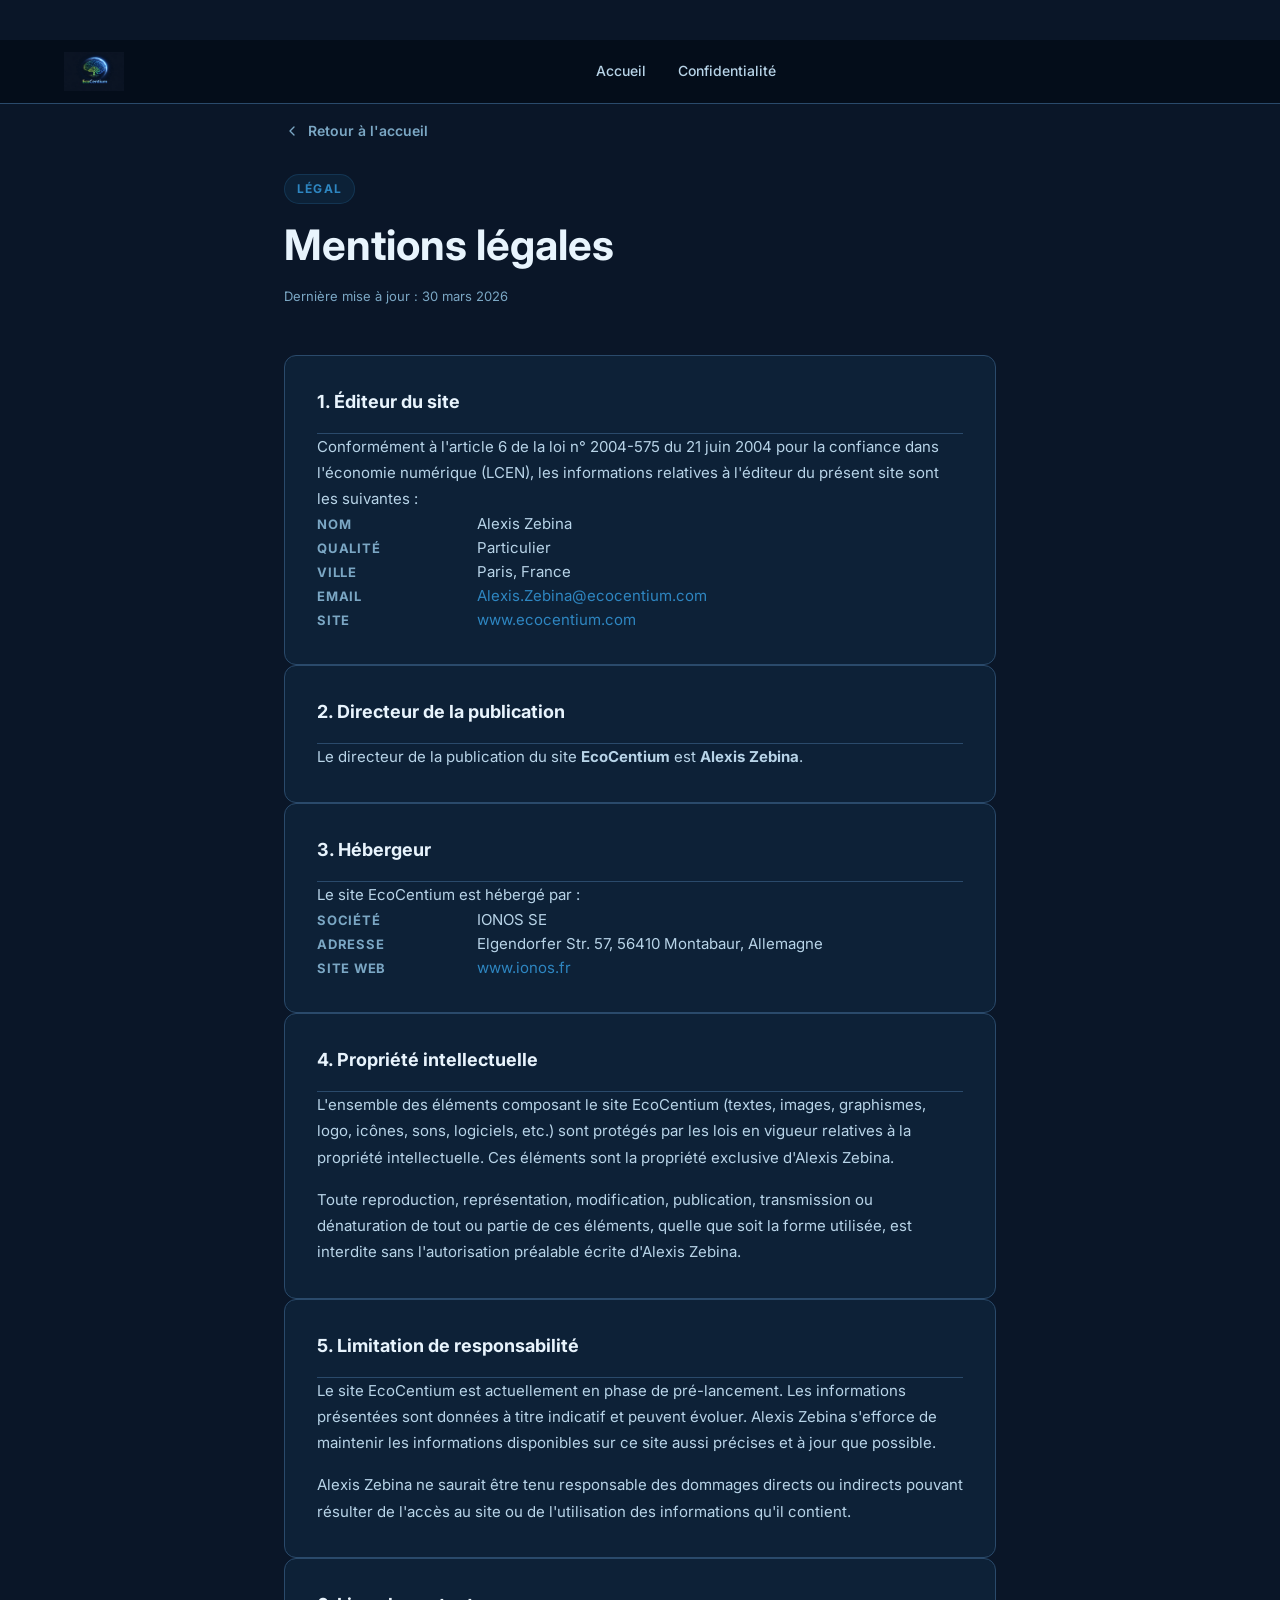
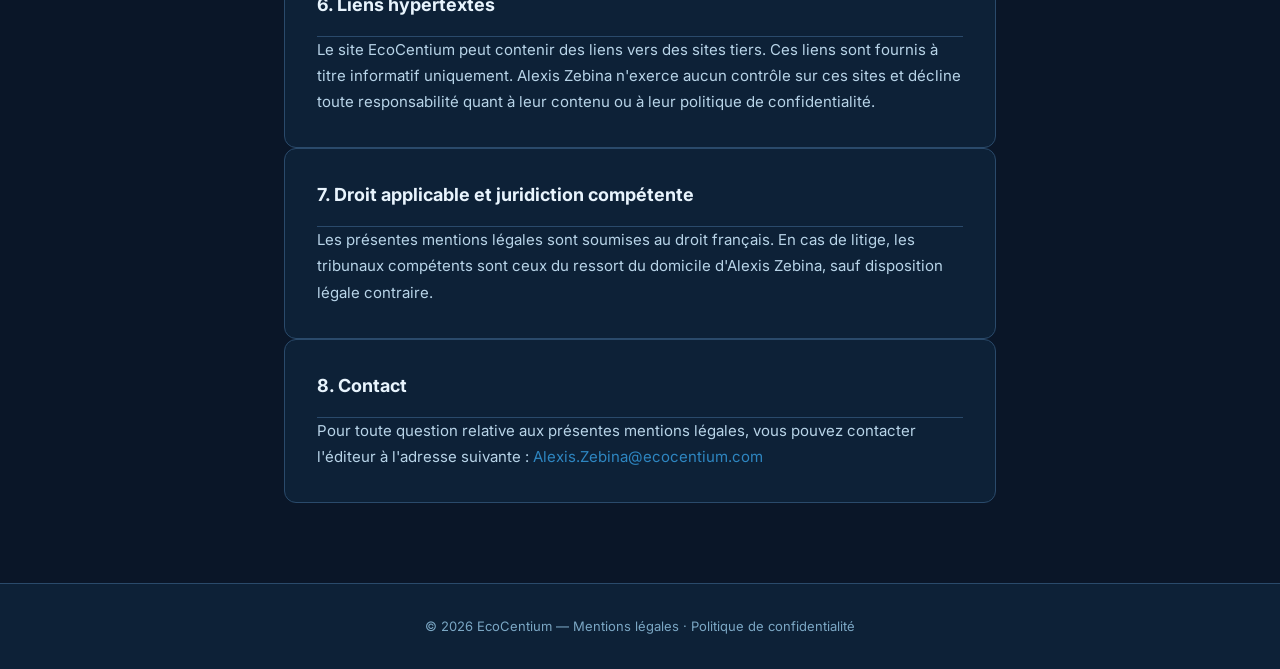
<file: mentions-legales.html>
<!DOCTYPE html>
<html lang="fr">
<head>
  <meta charset="UTF-8" />
  <meta name="viewport" content="width=device-width, initial-scale=1.0" />
  <title>Mentions légales — EcoCentium</title>
  <meta name="robots" content="noindex, nofollow" />
  <link rel="stylesheet" href="style.css" />
  <link rel="preconnect" href="https://fonts.googleapis.com" />
  <link rel="preconnect" href="https://fonts.gstatic.com" crossorigin />
  <link href="https://fonts.googleapis.com/css2?family=Inter:wght@400;500;600;700&family=JetBrains+Mono:wght@400;600&display=swap" rel="stylesheet" />
  <link href="https://api.fontshare.com/v2/css?f[]=clash-display@400,500,600,700&display=swap" rel="stylesheet" />
  <style>
    .legal-page {
      min-height: 100vh;
      padding-top: 120px;
      padding-bottom: 80px;
      background: var(--color-bg);
    }
    .legal-container {
      max-width: 760px;
      margin: 0 auto;
      padding: 0 var(--space-6);
    }
    .legal-header {
      margin-bottom: var(--space-12);
    }
    .legal-tag {
      display: inline-block;
      font-size: 12px;
      font-weight: 700;
      text-transform: uppercase;
      letter-spacing: 0.1em;
      color: var(--color-cta);
      background: rgba(46, 134, 193, 0.1);
      border: 1px solid rgba(46, 134, 193, 0.2);
      padding: 4px 12px;
      border-radius: var(--r-pill);
      margin-bottom: var(--space-4);
    }
    .legal-title {
      font-family: var(--font-display);
      font-size: clamp(28px, 5vw, 42px);
      font-weight: 700;
      color: var(--color-text);
      line-height: 1.2;
      margin-bottom: var(--space-4);
    }
    .legal-update {
      font-size: 13px;
      color: var(--color-text-3);
    }
    .legal-content {
      display: flex;
      flex-direction: column;
      gap: var(--space-10);
    }
    .legal-section {
      background: var(--color-surface);
      border: 1px solid var(--color-border);
      border-radius: var(--r-md);
      padding: var(--space-8);
    }
    .legal-section h2 {
      font-family: var(--font-display);
      font-size: 18px;
      font-weight: 700;
      color: var(--color-text);
      margin-bottom: var(--space-5);
      padding-bottom: var(--space-4);
      border-bottom: 1px solid var(--color-border);
    }
    .legal-section p,
    .legal-section li {
      font-size: 15px;
      color: var(--color-text-2);
      line-height: 1.75;
    }
    .legal-section ul {
      list-style: none;
      padding: 0;
      margin: 0;
      display: flex;
      flex-direction: column;
      gap: var(--space-3);
    }
    .legal-section ul li {
      display: flex;
      gap: var(--space-3);
      align-items: flex-start;
    }
    .legal-section ul li::before {
      content: "–";
      color: var(--color-cta);
      flex-shrink: 0;
      font-weight: 700;
      margin-top: 1px;
    }
    .legal-section a {
      color: var(--color-cta);
      text-decoration: none;
    }
    .legal-section a:hover {
      text-decoration: underline;
    }
    .legal-info-row {
      display: grid;
      grid-template-columns: 160px 1fr;
      gap: var(--space-3) var(--space-5);
      align-items: start;
    }
    .legal-info-row dt {
      font-size: 13px;
      font-weight: 700;
      text-transform: uppercase;
      letter-spacing: 0.06em;
      color: var(--color-text-3);
      padding-top: 2px;
    }
    .legal-info-row dd {
      font-size: 15px;
      color: var(--color-text-2);
      line-height: 1.6;
      margin: 0;
    }
    .legal-back {
      display: inline-flex;
      align-items: center;
      gap: var(--space-2);
      font-size: 14px;
      font-weight: 600;
      color: var(--color-text-3);
      text-decoration: none;
      margin-bottom: var(--space-8);
      transition: color 0.2s;
    }
    .legal-back:hover {
      color: var(--color-cta);
    }
    @media (max-width: 480px) {
      .legal-info-row {
        grid-template-columns: 1fr;
        gap: var(--space-2);
      }
      .legal-section {
        padding: var(--space-6);
      }
    }
  </style>
</head>
<body>

  <!-- NAVBAR -->
  <nav class="navbar" id="navbar">
    <div class="nav-container">
      <a href="index.html" class="nav-logo">
        <img src="logo.png" alt="EcoCentium" class="nav-logo-img" />
      </a>
      <div class="nav-links">
        <a href="index.html" class="nav-link">Accueil</a>
        <a href="politique-confidentialite.html" class="nav-link">Confidentialité</a>
      </div>
    </div>
  </nav>

  <!-- CONTENU LÉGAL -->
  <main class="legal-page">
    <div class="legal-container">

      <a href="index.html" class="legal-back">
        <svg width="16" height="16" viewBox="0 0 24 24" fill="none" stroke="currentColor" stroke-width="2" stroke-linecap="round" stroke-linejoin="round"><polyline points="15 18 9 12 15 6"/></svg>
        Retour à l'accueil
      </a>

      <div class="legal-header">
        <span class="legal-tag">Légal</span>
        <h1 class="legal-title">Mentions légales</h1>
        <p class="legal-update">Dernière mise à jour : 30 mars 2026</p>
      </div>

      <div class="legal-content">

        <!-- ÉDITEUR -->
        <div class="legal-section">
          <h2>1. Éditeur du site</h2>
          <p style="margin-bottom: var(--space-5);">
            Conformément à l'article 6 de la loi n° 2004-575 du 21 juin 2004 pour la confiance dans l'économie numérique (LCEN), les informations relatives à l'éditeur du présent site sont les suivantes :
          </p>
          <dl class="legal-info-row">
            <dt>Nom</dt>
            <dd>Alexis Zebina</dd>
            <dt>Qualité</dt>
            <dd>Particulier</dd>
            <dt>Ville</dt>
            <dd>Paris, France</dd>
            <dt>Email</dt>
            <dd><a href="mailto:Alexis.Zebina@ecocentium.com">Alexis.Zebina@ecocentium.com</a></dd>
            <dt>Site</dt>
            <dd><a href="https://www.ecocentium.com">www.ecocentium.com</a></dd>
          </dl>
        </div>

        <!-- DIRECTEUR DE PUBLICATION -->
        <div class="legal-section">
          <h2>2. Directeur de la publication</h2>
          <p>Le directeur de la publication du site <strong>EcoCentium</strong> est <strong>Alexis Zebina</strong>.</p>
        </div>

        <!-- HÉBERGEUR -->
        <div class="legal-section">
          <h2>3. Hébergeur</h2>
          <p style="margin-bottom: var(--space-5);">Le site EcoCentium est hébergé par :</p>
          <dl class="legal-info-row">
            <dt>Société</dt>
            <dd>IONOS SE</dd>
            <dt>Adresse</dt>
            <dd>Elgendorfer Str. 57, 56410 Montabaur, Allemagne</dd>
            <dt>Site web</dt>
            <dd><a href="https://www.ionos.fr" target="_blank" rel="noopener noreferrer">www.ionos.fr</a></dd>
          </dl>
        </div>

        <!-- PROPRIÉTÉ INTELLECTUELLE -->
        <div class="legal-section">
          <h2>4. Propriété intellectuelle</h2>
          <p>
            L'ensemble des éléments composant le site EcoCentium (textes, images, graphismes, logo, icônes, sons, logiciels, etc.) sont protégés par les lois en vigueur relatives à la propriété intellectuelle. Ces éléments sont la propriété exclusive d'Alexis Zebina.
          </p>
          <p style="margin-top: var(--space-4);">
            Toute reproduction, représentation, modification, publication, transmission ou dénaturation de tout ou partie de ces éléments, quelle que soit la forme utilisée, est interdite sans l'autorisation préalable écrite d'Alexis Zebina.
          </p>
        </div>

        <!-- RESPONSABILITÉ -->
        <div class="legal-section">
          <h2>5. Limitation de responsabilité</h2>
          <p>
            Le site EcoCentium est actuellement en phase de pré-lancement. Les informations présentées sont données à titre indicatif et peuvent évoluer. Alexis Zebina s'efforce de maintenir les informations disponibles sur ce site aussi précises et à jour que possible.
          </p>
          <p style="margin-top: var(--space-4);">
            Alexis Zebina ne saurait être tenu responsable des dommages directs ou indirects pouvant résulter de l'accès au site ou de l'utilisation des informations qu'il contient.
          </p>
        </div>

        <!-- LIENS EXTERNES -->
        <div class="legal-section">
          <h2>6. Liens hypertextes</h2>
          <p>
            Le site EcoCentium peut contenir des liens vers des sites tiers. Ces liens sont fournis à titre informatif uniquement. Alexis Zebina n'exerce aucun contrôle sur ces sites et décline toute responsabilité quant à leur contenu ou à leur politique de confidentialité.
          </p>
        </div>

        <!-- DROIT APPLICABLE -->
        <div class="legal-section">
          <h2>7. Droit applicable et juridiction compétente</h2>
          <p>
            Les présentes mentions légales sont soumises au droit français. En cas de litige, les tribunaux compétents sont ceux du ressort du domicile d'Alexis Zebina, sauf disposition légale contraire.
          </p>
        </div>

        <!-- CONTACT -->
        <div class="legal-section">
          <h2>8. Contact</h2>
          <p>
            Pour toute question relative aux présentes mentions légales, vous pouvez contacter l'éditeur à l'adresse suivante : <a href="mailto:Alexis.Zebina@ecocentium.com">Alexis.Zebina@ecocentium.com</a>
          </p>
        </div>

      </div>
    </div>
  </main>

  <!-- FOOTER SIMPLIFIÉ -->
  <footer style="background: var(--color-surface); border-top: 1px solid var(--color-border); padding: var(--space-8) 0; text-align: center;">
    <div class="container">
      <p style="font-size: 13px; color: var(--color-text-3);">
        © 2026 EcoCentium — 
        <a href="mentions-legales.html" style="color: var(--color-text-3); text-decoration: none;">Mentions légales</a> · 
        <a href="politique-confidentialite.html" style="color: var(--color-text-3); text-decoration: none;">Politique de confidentialité</a>
      </p>
    </div>
  </footer>

  <script>
    // Navbar scroll behavior
    const navbar = document.getElementById('navbar');
    window.addEventListener('scroll', () => {
      navbar.classList.toggle('scrolled', window.scrollY > 20);
    });
  </script>
</body>
</html>
</file>
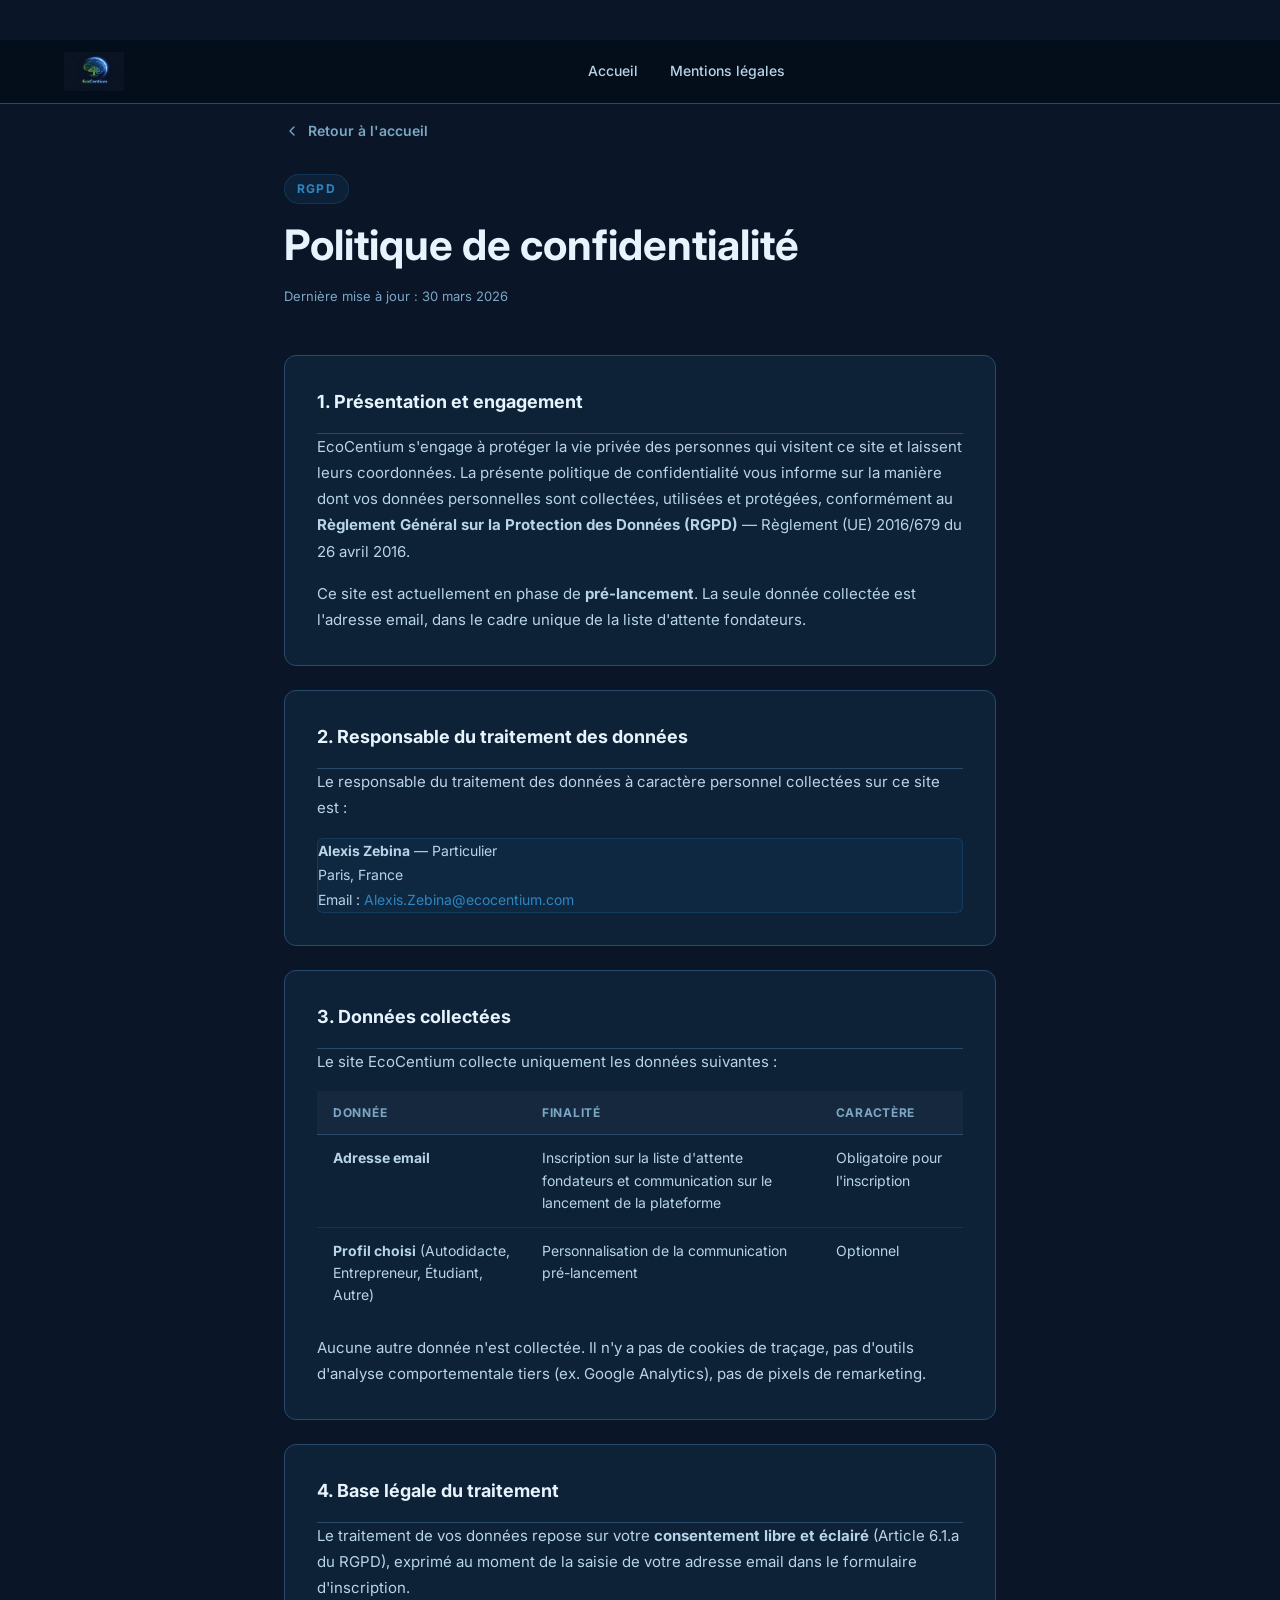
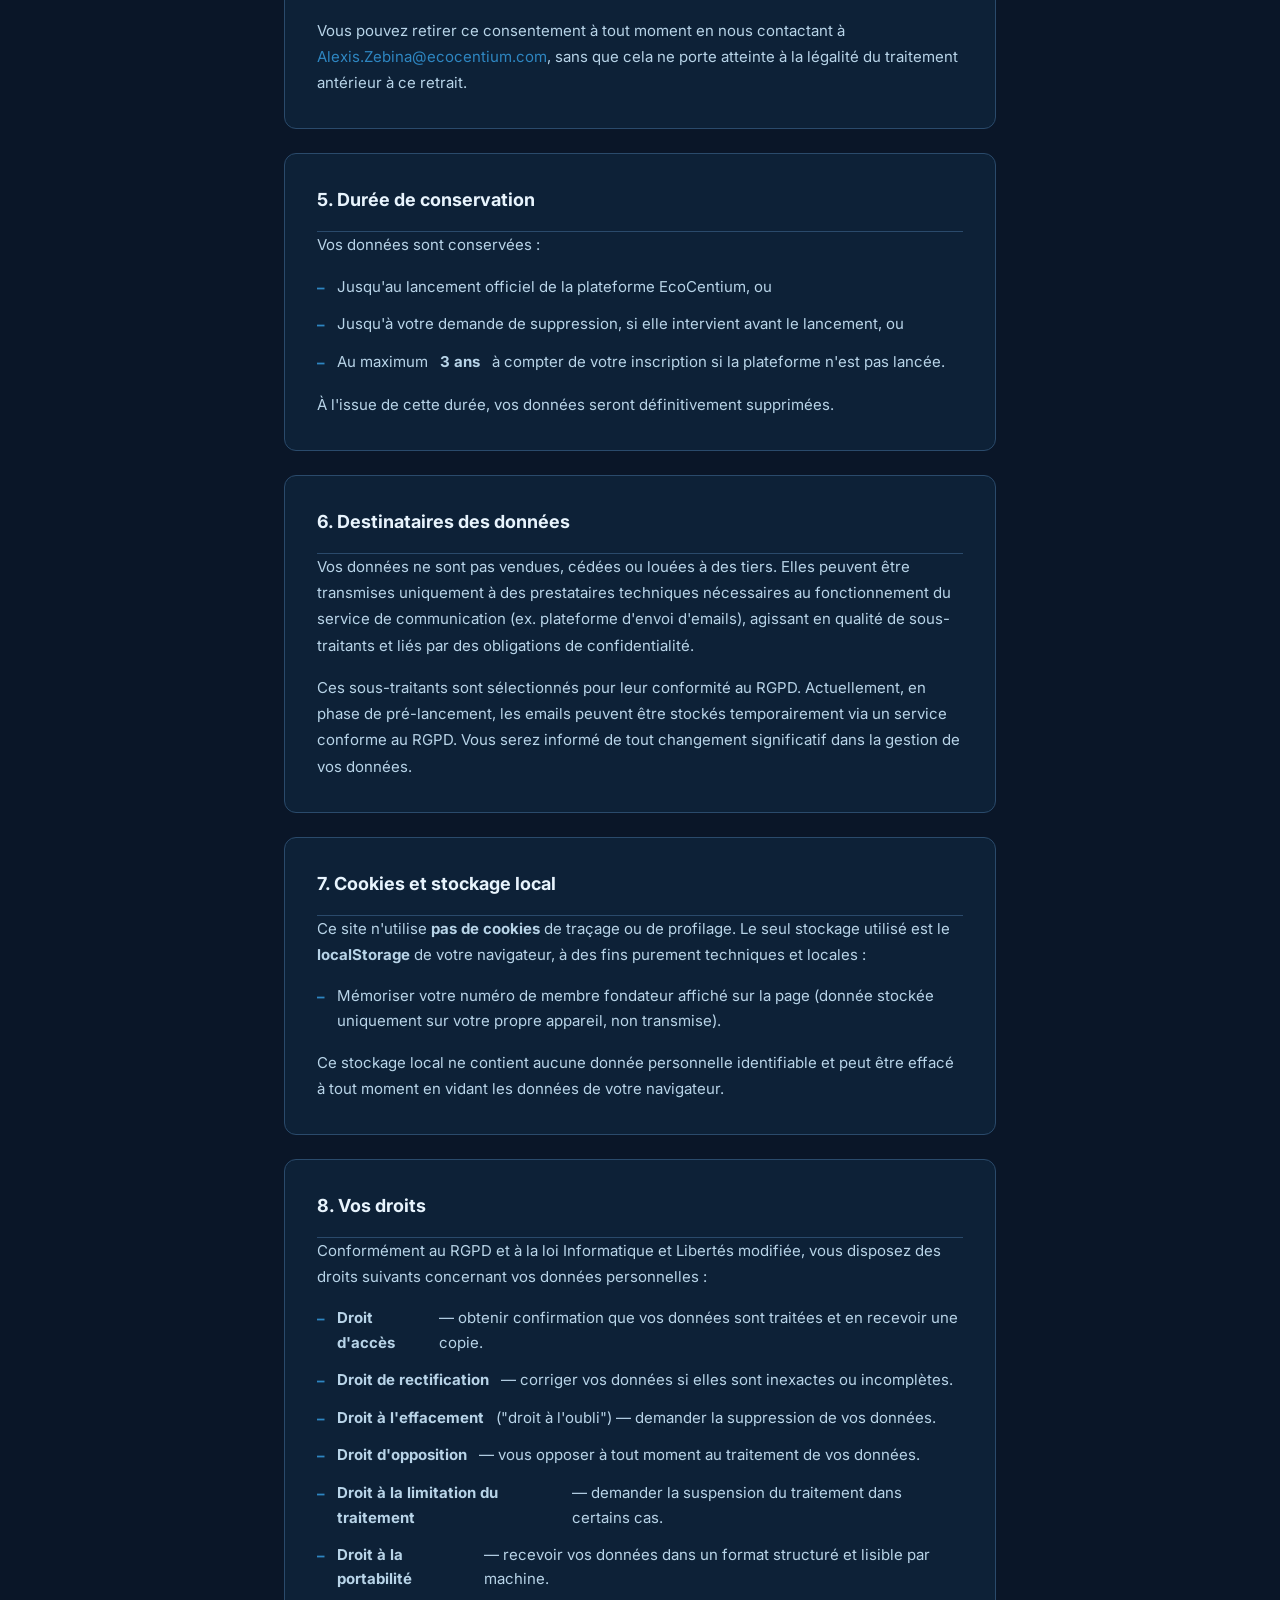
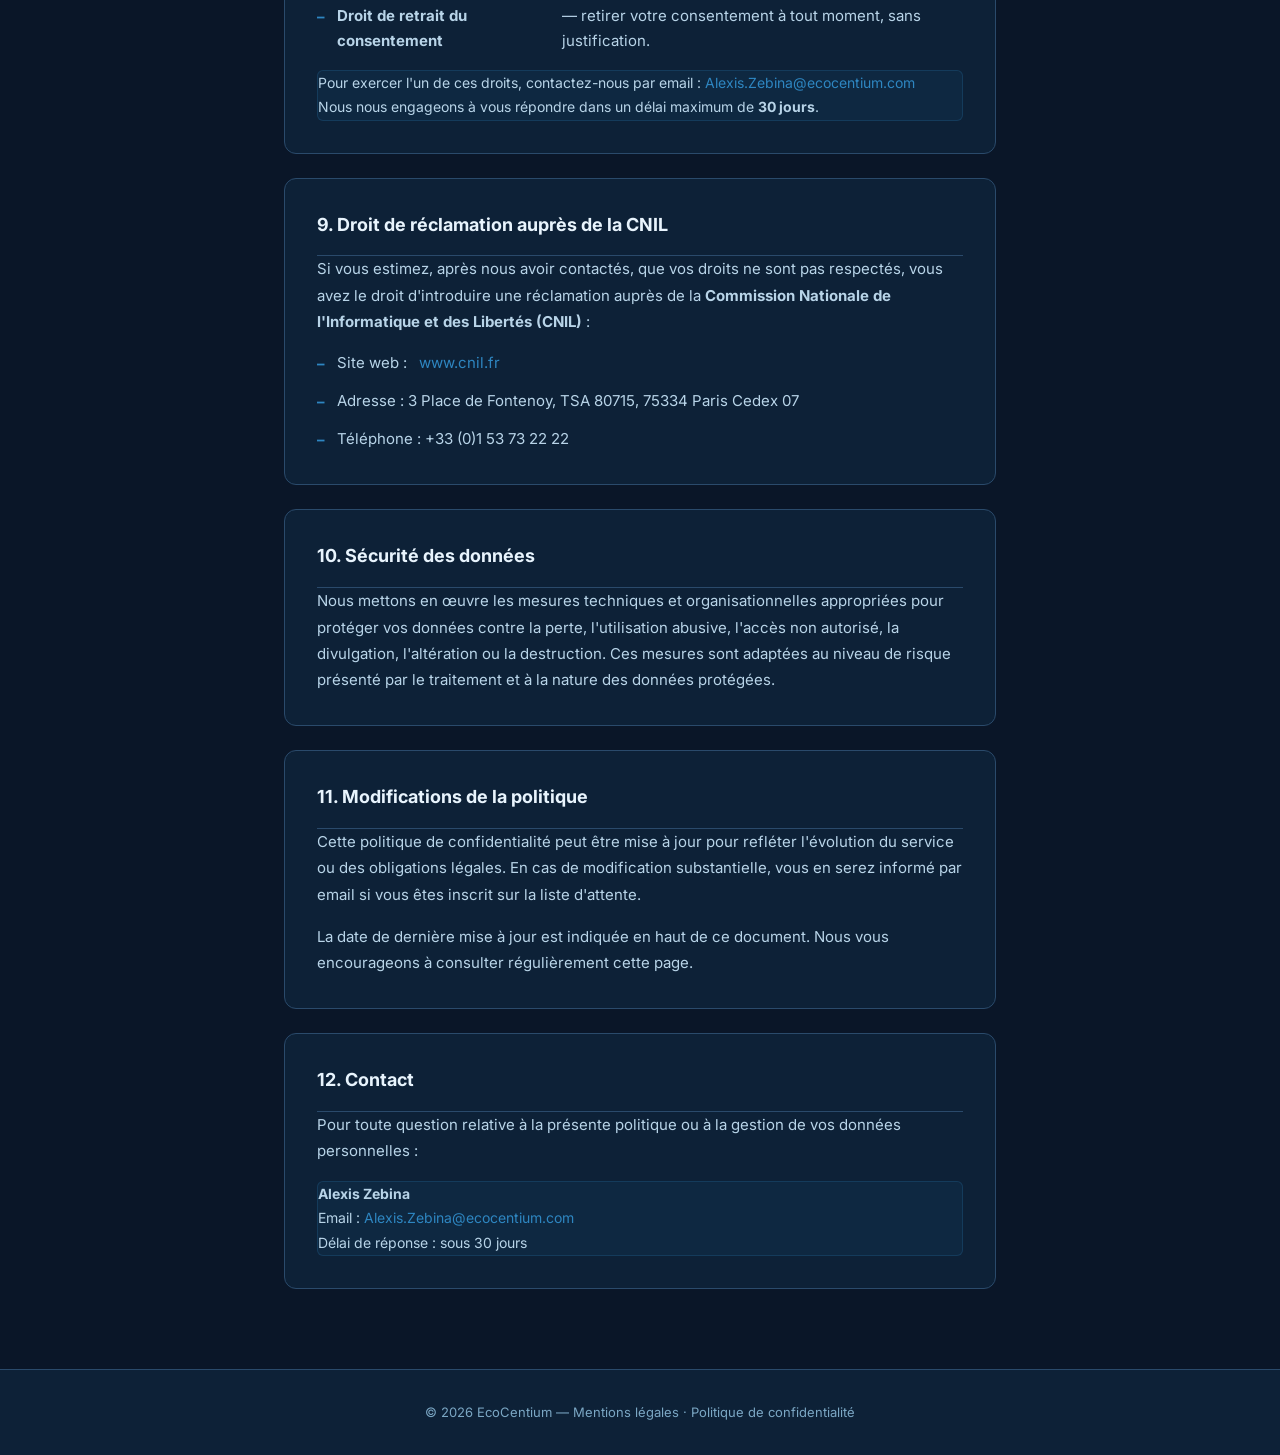
<file: politique-confidentialite.html>
<!DOCTYPE html>
<html lang="fr">
<head>
  <meta charset="UTF-8" />
  <meta name="viewport" content="width=device-width, initial-scale=1.0" />
  <title>Politique de confidentialité — EcoCentium</title>
  <meta name="robots" content="noindex, nofollow" />
  <link rel="stylesheet" href="style.css" />
  <link rel="preconnect" href="https://fonts.googleapis.com" />
  <link rel="preconnect" href="https://fonts.gstatic.com" crossorigin />
  <link href="https://fonts.googleapis.com/css2?family=Inter:wght@400;500;600;700&family=JetBrains+Mono:wght@400;600&display=swap" rel="stylesheet" />
  <link href="https://api.fontshare.com/v2/css?f[]=clash-display@400,500,600,700&display=swap" rel="stylesheet" />
  <style>
    .legal-page {
      min-height: 100vh;
      padding-top: 120px;
      padding-bottom: 80px;
      background: var(--color-bg);
    }
    .legal-container {
      max-width: 760px;
      margin: 0 auto;
      padding: 0 var(--space-6);
    }
    .legal-header {
      margin-bottom: var(--space-12);
    }
    .legal-tag {
      display: inline-block;
      font-size: 12px;
      font-weight: 700;
      text-transform: uppercase;
      letter-spacing: 0.1em;
      color: var(--color-cta);
      background: rgba(46, 134, 193, 0.1);
      border: 1px solid rgba(46, 134, 193, 0.2);
      padding: 4px 12px;
      border-radius: var(--r-pill);
      margin-bottom: var(--space-4);
    }
    .legal-title {
      font-family: var(--font-display);
      font-size: clamp(28px, 5vw, 42px);
      font-weight: 700;
      color: var(--color-text);
      line-height: 1.2;
      margin-bottom: var(--space-4);
    }
    .legal-update {
      font-size: 13px;
      color: var(--color-text-3);
    }
    .legal-content {
      display: flex;
      flex-direction: column;
      gap: var(--space-6);
    }
    .legal-section {
      background: var(--color-surface);
      border: 1px solid var(--color-border);
      border-radius: var(--r-md);
      padding: var(--space-8);
    }
    .legal-section h2 {
      font-family: var(--font-display);
      font-size: 18px;
      font-weight: 700;
      color: var(--color-text);
      margin-bottom: var(--space-5);
      padding-bottom: var(--space-4);
      border-bottom: 1px solid var(--color-border);
    }
    .legal-section p {
      font-size: 15px;
      color: var(--color-text-2);
      line-height: 1.75;
    }
    .legal-section p + p {
      margin-top: var(--space-4);
    }
    .legal-section ul {
      list-style: none;
      padding: 0;
      margin: var(--space-4) 0 0 0;
      display: flex;
      flex-direction: column;
      gap: var(--space-3);
    }
    .legal-section ul li {
      display: flex;
      gap: var(--space-3);
      align-items: flex-start;
      font-size: 15px;
      color: var(--color-text-2);
      line-height: 1.65;
    }
    .legal-section ul li::before {
      content: "–";
      color: var(--color-cta);
      flex-shrink: 0;
      font-weight: 700;
      margin-top: 1px;
    }
    .legal-section a {
      color: var(--color-cta);
      text-decoration: none;
    }
    .legal-section a:hover {
      text-decoration: underline;
    }
    .legal-table {
      width: 100%;
      border-collapse: collapse;
      margin-top: var(--space-4);
      font-size: 14px;
    }
    .legal-table th {
      text-align: left;
      font-size: 12px;
      font-weight: 700;
      text-transform: uppercase;
      letter-spacing: 0.06em;
      color: var(--color-text-3);
      padding: var(--space-3) var(--space-4);
      background: rgba(255,255,255,0.03);
      border-bottom: 1px solid var(--color-border);
    }
    .legal-table td {
      padding: var(--space-3) var(--space-4);
      color: var(--color-text-2);
      border-bottom: 1px solid rgba(42, 74, 107, 0.4);
      vertical-align: top;
      line-height: 1.6;
    }
    .legal-table tr:last-child td {
      border-bottom: none;
    }
    .highlight-box {
      background: rgba(46, 134, 193, 0.08);
      border: 1px solid rgba(46, 134, 193, 0.2);
      border-radius: var(--r-sm);
      padding: var(--space-5) var(--space-6);
      margin-top: var(--space-4);
    }
    .highlight-box p {
      font-size: 14px !important;
      color: var(--color-text-2) !important;
    }
    .legal-back {
      display: inline-flex;
      align-items: center;
      gap: var(--space-2);
      font-size: 14px;
      font-weight: 600;
      color: var(--color-text-3);
      text-decoration: none;
      margin-bottom: var(--space-8);
      transition: color 0.2s;
    }
    .legal-back:hover {
      color: var(--color-cta);
    }
    @media (max-width: 600px) {
      .legal-table th,
      .legal-table td {
        padding: var(--space-2) var(--space-3);
        font-size: 13px;
      }
      .legal-section {
        padding: var(--space-6);
      }
    }
  </style>
</head>
<body>

  <!-- NAVBAR -->
  <nav class="navbar" id="navbar">
    <div class="nav-container">
      <a href="index.html" class="nav-logo">
        <img src="logo.png" alt="EcoCentium" class="nav-logo-img" />
      </a>
      <div class="nav-links">
        <a href="index.html" class="nav-link">Accueil</a>
        <a href="mentions-legales.html" class="nav-link">Mentions légales</a>
      </div>
    </div>
  </nav>

  <!-- CONTENU -->
  <main class="legal-page">
    <div class="legal-container">

      <a href="index.html" class="legal-back">
        <svg width="16" height="16" viewBox="0 0 24 24" fill="none" stroke="currentColor" stroke-width="2" stroke-linecap="round" stroke-linejoin="round"><polyline points="15 18 9 12 15 6"/></svg>
        Retour à l'accueil
      </a>

      <div class="legal-header">
        <span class="legal-tag">RGPD</span>
        <h1 class="legal-title">Politique de confidentialité</h1>
        <p class="legal-update">Dernière mise à jour : 30 mars 2026</p>
      </div>

      <div class="legal-content">

        <!-- INTRO -->
        <div class="legal-section">
          <h2>1. Présentation et engagement</h2>
          <p>
            EcoCentium s'engage à protéger la vie privée des personnes qui visitent ce site et laissent leurs coordonnées. La présente politique de confidentialité vous informe sur la manière dont vos données personnelles sont collectées, utilisées et protégées, conformément au <strong>Règlement Général sur la Protection des Données (RGPD)</strong> — Règlement (UE) 2016/679 du 26 avril 2016.
          </p>
          <p>
            Ce site est actuellement en phase de <strong>pré-lancement</strong>. La seule donnée collectée est l'adresse email, dans le cadre unique de la liste d'attente fondateurs.
          </p>
        </div>

        <!-- RESPONSABLE DU TRAITEMENT -->
        <div class="legal-section">
          <h2>2. Responsable du traitement des données</h2>
          <p>Le responsable du traitement des données à caractère personnel collectées sur ce site est :</p>
          <div class="highlight-box">
            <p><strong>Alexis Zebina</strong> — Particulier<br />
            Paris, France<br />
            Email : <a href="mailto:Alexis.Zebina@ecocentium.com">Alexis.Zebina@ecocentium.com</a></p>
          </div>
        </div>

        <!-- DONNÉES COLLECTÉES -->
        <div class="legal-section">
          <h2>3. Données collectées</h2>
          <p>Le site EcoCentium collecte uniquement les données suivantes :</p>
          <table class="legal-table">
            <thead>
              <tr>
                <th>Donnée</th>
                <th>Finalité</th>
                <th>Caractère</th>
              </tr>
            </thead>
            <tbody>
              <tr>
                <td><strong>Adresse email</strong></td>
                <td>Inscription sur la liste d'attente fondateurs et communication sur le lancement de la plateforme</td>
                <td>Obligatoire pour l'inscription</td>
              </tr>
              <tr>
                <td><strong>Profil choisi</strong> (Autodidacte, Entrepreneur, Étudiant, Autre)</td>
                <td>Personnalisation de la communication pré-lancement</td>
                <td>Optionnel</td>
              </tr>
            </tbody>
          </table>
          <p style="margin-top: var(--space-4);">
            Aucune autre donnée n'est collectée. Il n'y a pas de cookies de traçage, pas d'outils d'analyse comportementale tiers (ex. Google Analytics), pas de pixels de remarketing.
          </p>
        </div>

        <!-- BASE LÉGALE -->
        <div class="legal-section">
          <h2>4. Base légale du traitement</h2>
          <p>
            Le traitement de vos données repose sur votre <strong>consentement libre et éclairé</strong> (Article 6.1.a du RGPD), exprimé au moment de la saisie de votre adresse email dans le formulaire d'inscription.
          </p>
          <p>
            Vous pouvez retirer ce consentement à tout moment en nous contactant à <a href="mailto:Alexis.Zebina@ecocentium.com">Alexis.Zebina@ecocentium.com</a>, sans que cela ne porte atteinte à la légalité du traitement antérieur à ce retrait.
          </p>
        </div>

        <!-- DURÉE DE CONSERVATION -->
        <div class="legal-section">
          <h2>5. Durée de conservation</h2>
          <p>Vos données sont conservées :</p>
          <ul>
            <li>Jusqu'au lancement officiel de la plateforme EcoCentium, ou</li>
            <li>Jusqu'à votre demande de suppression, si elle intervient avant le lancement, ou</li>
            <li>Au maximum <strong>3 ans</strong> à compter de votre inscription si la plateforme n'est pas lancée.</li>
          </ul>
          <p style="margin-top: var(--space-4);">
            À l'issue de cette durée, vos données seront définitivement supprimées.
          </p>
        </div>

        <!-- DESTINATAIRES -->
        <div class="legal-section">
          <h2>6. Destinataires des données</h2>
          <p>
            Vos données ne sont pas vendues, cédées ou louées à des tiers. Elles peuvent être transmises uniquement à des prestataires techniques nécessaires au fonctionnement du service de communication (ex. plateforme d'envoi d'emails), agissant en qualité de sous-traitants et liés par des obligations de confidentialité.
          </p>
          <p>
            Ces sous-traitants sont sélectionnés pour leur conformité au RGPD. Actuellement, en phase de pré-lancement, les emails peuvent être stockés temporairement via un service conforme au RGPD. Vous serez informé de tout changement significatif dans la gestion de vos données.
          </p>
        </div>

        <!-- COOKIES -->
        <div class="legal-section">
          <h2>7. Cookies et stockage local</h2>
          <p>
            Ce site n'utilise <strong>pas de cookies</strong> de traçage ou de profilage. Le seul stockage utilisé est le <strong>localStorage</strong> de votre navigateur, à des fins purement techniques et locales :
          </p>
          <ul>
            <li>Mémoriser votre numéro de membre fondateur affiché sur la page (donnée stockée uniquement sur votre propre appareil, non transmise).</li>
          </ul>
          <p style="margin-top: var(--space-4);">
            Ce stockage local ne contient aucune donnée personnelle identifiable et peut être effacé à tout moment en vidant les données de votre navigateur.
          </p>
        </div>

        <!-- VOS DROITS -->
        <div class="legal-section">
          <h2>8. Vos droits</h2>
          <p>
            Conformément au RGPD et à la loi Informatique et Libertés modifiée, vous disposez des droits suivants concernant vos données personnelles :
          </p>
          <ul>
            <li><strong>Droit d'accès</strong> — obtenir confirmation que vos données sont traitées et en recevoir une copie.</li>
            <li><strong>Droit de rectification</strong> — corriger vos données si elles sont inexactes ou incomplètes.</li>
            <li><strong>Droit à l'effacement</strong> ("droit à l'oubli") — demander la suppression de vos données.</li>
            <li><strong>Droit d'opposition</strong> — vous opposer à tout moment au traitement de vos données.</li>
            <li><strong>Droit à la limitation du traitement</strong> — demander la suspension du traitement dans certains cas.</li>
            <li><strong>Droit à la portabilité</strong> — recevoir vos données dans un format structuré et lisible par machine.</li>
            <li><strong>Droit de retrait du consentement</strong> — retirer votre consentement à tout moment, sans justification.</li>
          </ul>
          <div class="highlight-box">
            <p>
              Pour exercer l'un de ces droits, contactez-nous par email : <a href="mailto:Alexis.Zebina@ecocentium.com">Alexis.Zebina@ecocentium.com</a><br />
              Nous nous engageons à vous répondre dans un délai maximum de <strong>30 jours</strong>.
            </p>
          </div>
        </div>

        <!-- CNIL -->
        <div class="legal-section">
          <h2>9. Droit de réclamation auprès de la CNIL</h2>
          <p>
            Si vous estimez, après nous avoir contactés, que vos droits ne sont pas respectés, vous avez le droit d'introduire une réclamation auprès de la <strong>Commission Nationale de l'Informatique et des Libertés (CNIL)</strong> :
          </p>
          <ul>
            <li>Site web : <a href="https://www.cnil.fr" target="_blank" rel="noopener noreferrer">www.cnil.fr</a></li>
            <li>Adresse : 3 Place de Fontenoy, TSA 80715, 75334 Paris Cedex 07</li>
            <li>Téléphone : +33 (0)1 53 73 22 22</li>
          </ul>
        </div>

        <!-- SÉCURITÉ -->
        <div class="legal-section">
          <h2>10. Sécurité des données</h2>
          <p>
            Nous mettons en œuvre les mesures techniques et organisationnelles appropriées pour protéger vos données contre la perte, l'utilisation abusive, l'accès non autorisé, la divulgation, l'altération ou la destruction. Ces mesures sont adaptées au niveau de risque présenté par le traitement et à la nature des données protégées.
          </p>
        </div>

        <!-- MODIFICATIONS -->
        <div class="legal-section">
          <h2>11. Modifications de la politique</h2>
          <p>
            Cette politique de confidentialité peut être mise à jour pour refléter l'évolution du service ou des obligations légales. En cas de modification substantielle, vous en serez informé par email si vous êtes inscrit sur la liste d'attente.
          </p>
          <p>
            La date de dernière mise à jour est indiquée en haut de ce document. Nous vous encourageons à consulter régulièrement cette page.
          </p>
        </div>

        <!-- CONTACT -->
        <div class="legal-section">
          <h2>12. Contact</h2>
          <p>
            Pour toute question relative à la présente politique ou à la gestion de vos données personnelles :
          </p>
          <div class="highlight-box">
            <p>
              <strong>Alexis Zebina</strong><br />
              Email : <a href="mailto:Alexis.Zebina@ecocentium.com">Alexis.Zebina@ecocentium.com</a><br />
              Délai de réponse : sous 30 jours
            </p>
          </div>
        </div>

      </div>
    </div>
  </main>

  <!-- FOOTER SIMPLIFIÉ -->
  <footer style="background: var(--color-surface); border-top: 1px solid var(--color-border); padding: var(--space-8) 0; text-align: center;">
    <div class="container">
      <p style="font-size: 13px; color: var(--color-text-3);">
        © 2026 EcoCentium — 
        <a href="mentions-legales.html" style="color: var(--color-text-3); text-decoration: none;">Mentions légales</a> · 
        <a href="politique-confidentialite.html" style="color: var(--color-text-3); text-decoration: none;">Politique de confidentialité</a>
      </p>
    </div>
  </footer>

  <script>
    const navbar = document.getElementById('navbar');
    window.addEventListener('scroll', () => {
      navbar.classList.toggle('scrolled', window.scrollY > 20);
    });
  </script>
</body>
</html>
</file>
<file: style.css>
/* ============================================================
   EcoCentium — Landing Page
   Design System : EcoLifes v2 "La Terre vue de l'espace"
   ============================================================ */

/* ---------- CSS VARIABLES (Design System) ---------- */
:root {
  /* Colors */
  --color-bg:           #0A1628;
  --color-surface:      #0D2137;
  --color-surface-2:    #1A3A5C;
  --color-navbar:       rgba(5, 13, 26, 0.95);

  --color-text:         #E8F4FD;
  --color-text-2:       #B8D4E8;
  --color-text-3:       #7BA7C4;

  --color-cta:          #2E86C1;
  --color-cta-hover:    #1E5F8E;
  --color-green:        #2E8B57;
  --color-green-light:  #52B788;
  --color-green-dark:   #0D3B2E;
  --color-accent:       #00B4D8;
  --color-border:       #2A4A6B;
  --color-gold:         #FFD700;
  --color-aurora:       #64C8FF;
  --color-error:        #E63946;
  --color-warning:      #F4A261;

  /* Radii */
  --r-sm:   6px;
  --r-md:   12px;
  --r-lg:   20px;
  --r-pill: 9999px;

  /* Shadows */
  --shadow-card:    0 4px 16px rgba(46, 134, 193, 0.2);
  --shadow-hover:   0 8px 28px rgba(46, 134, 193, 0.25);
  --shadow-modal:   0 8px 32px rgba(0, 0, 0, 0.4);
  --glow-cta:       0 0 28px rgba(46, 134, 193, 0.4);
  --glow-green:     0 0 20px rgba(46, 139, 87, 0.3);

  /* Typography */
  --font-display: 'Clash Display', 'Inter', sans-serif;
  --font-body:    'Inter', sans-serif;
  --font-mono:    'JetBrains Mono', monospace;

  /* Spacing */
  --space-1:  4px;
  --space-2:  8px;
  --space-3:  12px;
  --space-4:  16px;
  --space-6:  24px;
  --space-8:  32px;
  --space-12: 48px;
  --space-16: 64px;
  --space-24: 96px;

  /* Layout */
  --max-width: 1200px;
  --section-padding: 96px;
}

/* ---------- RESET & BASE ---------- */
*, *::before, *::after {
  box-sizing: border-box;
  margin: 0;
  padding: 0;
}

html {
  scroll-behavior: smooth;
  font-size: 16px;
}

body {
  background-color: var(--color-bg);
  color: var(--color-text);
  font-family: var(--font-body);
  font-size: 16px;
  line-height: 1.6;
  -webkit-font-smoothing: antialiased;
  overflow-x: hidden;
}

a {
  color: inherit;
  text-decoration: none;
}

ul {
  list-style: none;
}

img, svg {
  display: block;
}

button {
  font-family: var(--font-body);
  cursor: pointer;
  border: none;
  background: none;
}

input, textarea {
  font-family: var(--font-body);
}

/* ---------- UTILITY ---------- */
.container {
  max-width: var(--max-width);
  margin: 0 auto;
  padding: 0 var(--space-6);
}

.section {
  padding: var(--section-padding) 0;
  position: relative;
}

.section-tag {
  display: inline-block;
  font-family: var(--font-body);
  font-size: 12px;
  font-weight: 700;
  letter-spacing: 1.5px;
  text-transform: uppercase;
  color: var(--color-accent);
  background: rgba(0, 180, 216, 0.1);
  border: 1px solid rgba(0, 180, 216, 0.25);
  padding: 6px 14px;
  border-radius: var(--r-pill);
  margin-bottom: var(--space-6);
}

.section-headline {
  font-family: var(--font-display);
  font-size: clamp(30px, 4vw, 44px);
  font-weight: 700;
  line-height: 1.15;
  color: var(--color-text);
  margin-bottom: var(--space-4);
}

.section-headline.centered {
  text-align: center;
}

.section-subtext {
  font-size: 17px;
  color: var(--color-text-2);
  line-height: 1.7;
  max-width: 600px;
}

.section-subtext.centered {
  text-align: center;
  margin: 0 auto;
}

.section-header {
  display: flex;
  flex-direction: column;
  align-items: center;
  text-align: center;
  margin-bottom: var(--space-16);
}

.gradient-text {
  background: linear-gradient(135deg, #E8F4FD 0%, #00B4D8 45%, #2E86C1 100%);
  -webkit-background-clip: text;
  -webkit-text-fill-color: transparent;
  background-clip: text;
}

.text-secondary {
  color: var(--color-text-3);
}

/* ---------- BUTTONS ---------- */
.btn {
  display: inline-flex;
  align-items: center;
  gap: var(--space-2);
  font-family: var(--font-body);
  font-weight: 700;
  border-radius: var(--r-md);
  transition: all 0.2s ease;
  cursor: pointer;
  text-decoration: none;
  white-space: nowrap;
}

.btn-primary {
  background: var(--color-cta);
  color: var(--color-text);
  border: none;
  box-shadow: var(--glow-cta);
}

.btn-primary:hover {
  background: var(--color-cta-hover);
  box-shadow: 0 0 36px rgba(46, 134, 193, 0.55);
  transform: translateY(-1px);
}

.btn-ghost {
  background: transparent;
  color: var(--color-text-2);
  border: 1.5px solid var(--color-border);
}

.btn-ghost:hover {
  border-color: var(--color-cta);
  color: var(--color-text);
  background: rgba(46, 134, 193, 0.06);
}

.btn-sm {
  font-size: 13px;
  padding: 9px 18px;
}

.btn-lg {
  font-size: 15px;
  padding: 14px 28px;
}

/* ---------- SCROLL ANIMATIONS ---------- */
.reveal {
  opacity: 0;
  transform: translateY(32px);
  transition: opacity 0.65s ease, transform 0.65s ease;
}

.reveal.visible {
  opacity: 1;
  transform: translateY(0);
}

.delay-1 { transition-delay: 0.1s; }
.delay-2 { transition-delay: 0.2s; }
.delay-3 { transition-delay: 0.3s; }
.delay-4 { transition-delay: 0.4s; }

.animate-fade-up {
  opacity: 0;
  transform: translateY(24px);
  animation: fadeUp 0.7s ease forwards;
}

.delay-1 { animation-delay: 0.1s; }
.delay-2 { animation-delay: 0.2s; }
.delay-3 { animation-delay: 0.35s; }
.delay-4 { animation-delay: 0.5s; }

@keyframes fadeUp {
  to {
    opacity: 1;
    transform: translateY(0);
  }
}

/* ---------- DECORATIVE ORBs ---------- */
.orb {
  position: absolute;
  border-radius: 50%;
  pointer-events: none;
  z-index: 0;
}

/* ---------- GRID BACKGROUND ---------- */
.grid-bg {
  position: absolute;
  inset: 0;
  background-image:
    linear-gradient(rgba(46, 134, 193, 0.04) 1px, transparent 1px),
    linear-gradient(90deg, rgba(46, 134, 193, 0.04) 1px, transparent 1px);
  background-size: 48px 48px;
  pointer-events: none;
  z-index: 0;
}

/* ============================================================
   ANNOUNCEMENT BAR
   ============================================================ */
.announcement-bar {
  position: fixed;
  top: 0;
  left: 0;
  right: 0;
  z-index: 101;
  height: 40px;
  display: flex;
  align-items: center;
  justify-content: center;
  gap: 6px;
  background: rgba(52, 211, 153, 0.08);
  border-bottom: 1px solid rgba(52, 211, 153, 0.25);
  font-size: 13px;
  color: var(--color-text-2);
  padding: 0 var(--space-4);
  text-align: center;
  white-space: nowrap;
}

.announcement-link {
  color: var(--color-cta);
  font-weight: 600;
  text-decoration: none;
  transition: opacity 0.2s ease;
}

.announcement-link:hover {
  opacity: 0.8;
  text-decoration: underline;
}

@media (max-width: 480px) {
  .announcement-bar {
    font-size: 11px;
    white-space: normal;
    height: auto;
    min-height: 40px;
    padding: 6px var(--space-3);
    text-align: center;
    flex-wrap: wrap;
    justify-content: center;
  }
}

/* ============================================================
   NAVIGATION
   ============================================================ */
.navbar {
  position: fixed;
  top: 40px;
  left: 0;
  right: 0;
  z-index: 100;
  background: var(--color-navbar);
  backdrop-filter: blur(12px);
  -webkit-backdrop-filter: blur(12px);
  border-bottom: 1px solid var(--color-border);
  height: 64px;
  transition: box-shadow 0.3s ease;
}

.navbar.scrolled {
  box-shadow: 0 4px 24px rgba(0, 0, 0, 0.4);
}

.nav-container {
  max-width: var(--max-width);
  margin: 0 auto;
  padding: 0 var(--space-6);
  height: 100%;
  display: flex;
  align-items: center;
  justify-content: space-between;
  gap: var(--space-8);
}

.nav-logo {
  display: flex;
  align-items: center;
  gap: var(--space-2);
  font-family: var(--font-display);
  font-size: 18px;
  font-weight: 700;
  color: var(--color-text);
  flex-shrink: 0;
}

.nav-logo-img {
  height: 40px;
  width: auto;
  object-fit: contain;
  display: block;
  /* Le logo a un fond noir natif, on le rend transparent avec mix-blend-mode */
  mix-blend-mode: screen;
  filter: brightness(1.1);
}

.logo-dot {
  width: 10px;
  height: 10px;
  border-radius: 50%;
  background: linear-gradient(135deg, var(--color-cta), var(--color-accent));
  box-shadow: 0 0 8px rgba(46, 134, 193, 0.7);
  flex-shrink: 0;
}

.nav-links {
  display: flex;
  align-items: center;
  gap: var(--space-8);
  flex: 1;
  justify-content: center;
}

.nav-link {
  font-size: 14px;
  font-weight: 500;
  color: var(--color-text-2);
  transition: color 0.2s;
}

.nav-link:hover,
.nav-link.active-link {
  color: var(--color-text);
}

.nav-link.active-link {
  color: var(--color-accent);
}

.nav-actions {
  display: flex;
  align-items: center;
  gap: var(--space-4);
  flex-shrink: 0;
}

.lang-toggle {
  background: transparent;
  border: 1px solid var(--color-border);
  color: var(--color-text-3);
  font-size: 12px;
  font-weight: 700;
  font-family: var(--font-mono);
  padding: 5px 12px;
  border-radius: var(--r-pill);
  cursor: pointer;
  letter-spacing: 0.08em;
  transition: border-color 0.2s, color 0.2s;
  flex-shrink: 0;
}

.lang-toggle:hover {
  border-color: var(--color-cta);
  color: var(--color-cta);
}

.nav-burger {
  display: none;
  flex-direction: column;
  gap: 5px;
  padding: 8px;
  cursor: pointer;
}

.nav-burger span {
  display: block;
  width: 22px;
  height: 2px;
  background: var(--color-text);
  border-radius: 2px;
  transition: all 0.3s ease;
}

.nav-burger.open span:nth-child(1) { transform: translateY(7px) rotate(45deg); }
.nav-burger.open span:nth-child(2) { opacity: 0; }
.nav-burger.open span:nth-child(3) { transform: translateY(-7px) rotate(-45deg); }

/* ============================================================
   HERO SECTION
   ============================================================ */
.hero {
  min-height: 100vh;
  padding: 160px 0 80px;
  position: relative;
  overflow: hidden;
  display: flex;
  align-items: center;
}

.hero-bg {
  position: absolute;
  inset: 0;
  z-index: 0;
}

.orb-1 {
  width: 600px;
  height: 600px;
  background: radial-gradient(circle, rgba(46, 134, 193, 0.13) 0%, transparent 65%);
  top: -100px;
  right: -100px;
}

.orb-2 {
  width: 400px;
  height: 400px;
  background: radial-gradient(circle, rgba(0, 180, 216, 0.08) 0%, transparent 65%);
  bottom: 0;
  left: -80px;
}

.orb-3 {
  width: 300px;
  height: 300px;
  background: radial-gradient(circle, rgba(46, 139, 87, 0.07) 0%, transparent 65%);
  top: 50%;
  left: 40%;
}

.hero-content {
  position: relative;
  z-index: 1;
  display: grid;
  grid-template-columns: 1fr 1fr;
  gap: var(--space-16);
  align-items: center;
}

.hero-text {
  display: flex;
  flex-direction: column;
  gap: var(--space-6);
}

.eyebrow {
  display: inline-flex;
  align-items: center;
  gap: var(--space-2);
  font-size: 13px;
  font-weight: 600;
  letter-spacing: 1px;
  text-transform: uppercase;
  color: var(--color-accent);
}

.eyebrow-dot {
  width: 6px;
  height: 6px;
  border-radius: 50%;
  background: var(--color-accent);
  box-shadow: 0 0 8px var(--color-accent);
  animation: pulse 2s infinite;
}

@keyframes pulse {
  0%, 100% { opacity: 1; transform: scale(1); }
  50% { opacity: 0.5; transform: scale(1.3); }
}

.hero-headline {
  font-family: var(--font-display);
  font-size: clamp(40px, 5.5vw, 64px);
  font-weight: 700;
  line-height: 1.1;
  color: var(--color-text);
}

.hero-cta-sub {
  font-size: 13px;
  color: var(--color-text-3);
  margin-top: var(--space-3);
}

.hero-hook {
  font-size: 18px;
  font-weight: 600;
  color: var(--color-text-1);
  line-height: 1.5;
  max-width: 520px;
  margin-bottom: var(--space-3);
  opacity: 0.9;
}

.hero-tagline {
  font-size: 15px;
  font-weight: 600;
  color: var(--color-text-3);
  line-height: 1.5;
  max-width: 520px;
  letter-spacing: 0.01em;
  border-left: 2px solid var(--color-cta);
  padding-left: var(--space-4);
}

.hero-subheadline {
  font-size: 17px;
  color: var(--color-text-2);
  line-height: 1.7;
  max-width: 520px;
}

.hero-actions {
  display: flex;
  align-items: center;
  gap: var(--space-4);
  flex-wrap: wrap;
}

.hero-proof {
  display: flex;
  align-items: center;
  gap: var(--space-4);
  padding-top: var(--space-2);
}

.proof-avatars {
  display: flex;
}

.proof-avatar {
  width: 36px;
  height: 36px;
  border-radius: 50%;
  border: 2px solid var(--color-bg);
  margin-left: -10px;
  flex-shrink: 0;
}

.proof-avatars .proof-avatar:first-child {
  margin-left: 0;
}

.proof-text {
  display: flex;
  flex-direction: column;
  gap: 2px;
}

.stars {
  color: var(--color-gold);
  font-size: 13px;
  letter-spacing: 1px;
}

.proof-text span {
  font-size: 13px;
  color: var(--color-text-2);
}

.proof-text strong {
  color: var(--color-text);
}

/* ---------- HERO LOGO VISUAL ---------- */
.hero-visual {
  position: relative;
  display: flex;
  flex-direction: column;
  align-items: center;
  justify-content: center;
  gap: var(--space-8);
}

.hero-logo-visual {
  position: relative;
  display: flex;
  align-items: center;
  justify-content: center;
  width: 100%;
}

.hero-logo-glow {
  position: absolute;
  width: 80%;
  height: 80%;
  background: radial-gradient(circle,
    rgba(46, 134, 193, 0.18) 0%,
    rgba(0, 180, 216, 0.10) 40%,
    transparent 70%
  );
  border-radius: 50%;
  pointer-events: none;
  z-index: 0;
  animation: logoGlow 4s ease-in-out infinite alternate;
}

@keyframes logoGlow {
  from { opacity: 0.7; transform: scale(0.95); }
  to   { opacity: 1;   transform: scale(1.05); }
}

.hero-logo-img {
  position: relative;
  z-index: 1;
  width: 100%;
  max-width: 540px;
  height: auto;
  object-fit: contain;
  /* Fond noir du logo rendu transparent */
  mix-blend-mode: screen;
  filter: brightness(1.05) saturate(1.1);
  animation: logoFloat 6s ease-in-out infinite;
  display: block;
  margin: 0 auto;
}

@keyframes spin {
  from { transform: rotate(0deg); }
  to   { transform: rotate(360deg); }
}

@keyframes logoFloat {
  0%, 100% { transform: translateY(0px); }
  50%       { transform: translateY(-12px); }
}

/* ---------- HERO MOCKUP ---------- */

.mockup-frame {
  background: var(--color-surface);
  border: 1px solid var(--color-border);
  border-radius: var(--r-lg);
  overflow: hidden;
  box-shadow: var(--shadow-modal), 0 0 80px rgba(46, 134, 193, 0.1);
}

.mockup-header {
  background: rgba(5, 13, 26, 0.8);
  border-bottom: 1px solid var(--color-border);
  padding: 12px 16px;
  display: flex;
  align-items: center;
  gap: var(--space-4);
}

.mockup-dots {
  display: flex;
  gap: 6px;
}

.dot {
  width: 10px;
  height: 10px;
  border-radius: 50%;
}

.dot-red    { background: #E63946; }
.dot-yellow { background: #FFD700; }
.dot-green  { background: #2E8B57; }

.mockup-title-bar {
  font-size: 11px;
  color: var(--color-text-3);
  font-family: var(--font-mono);
}

.mockup-body {
  display: grid;
  grid-template-columns: 52px 1fr;
  min-height: 340px;
}

.mockup-sidebar {
  background: rgba(5, 13, 26, 0.6);
  border-right: 1px solid var(--color-border);
  padding: var(--space-4) var(--space-2);
  display: flex;
  flex-direction: column;
  gap: var(--space-2);
  align-items: center;
}

.sidebar-logo {
  display: flex;
  flex-direction: column;
  align-items: center;
  gap: 4px;
  margin-bottom: var(--space-4);
  font-size: 9px;
  color: var(--color-text-3);
  font-family: var(--font-mono);
}

.logo-dot-sm {
  width: 20px;
  height: 20px;
  border-radius: 6px;
  background: linear-gradient(135deg, var(--color-cta), var(--color-accent));
}

.sidebar-items {
  display: flex;
  flex-direction: column;
  gap: 6px;
  width: 100%;
}

.sidebar-item {
  width: 36px;
  height: 36px;
  border-radius: var(--r-sm);
  display: flex;
  align-items: center;
  justify-content: center;
  color: var(--color-text-3);
  cursor: pointer;
  transition: all 0.2s;
  margin: 0 auto;
}

.sidebar-item.active,
.sidebar-item:hover {
  background: rgba(46, 134, 193, 0.15);
  color: var(--color-cta);
}

.mockup-main {
  padding: var(--space-4);
  display: flex;
  flex-direction: column;
  gap: var(--space-3);
}

.mockup-topbar {
  display: flex;
  align-items: center;
  justify-content: space-between;
  margin-bottom: var(--space-2);
}

.mockup-greeting {
  font-size: 12px;
  color: var(--color-text-2);
  font-family: var(--font-body);
}

.mockup-avatar-sm {
  width: 26px;
  height: 26px;
  border-radius: 50%;
  background: linear-gradient(135deg, var(--color-cta), var(--color-accent));
}

.mockup-stats {
  display: grid;
  grid-template-columns: repeat(3, 1fr);
  gap: var(--space-2);
}

.mockup-stat-card {
  background: rgba(46, 134, 193, 0.08);
  border: 1px solid rgba(46, 134, 193, 0.15);
  border-radius: var(--r-sm);
  padding: 8px 10px;
  text-align: center;
}

.stat-value {
  font-family: var(--font-mono);
  font-size: 16px;
  font-weight: 700;
  color: var(--color-accent);
}

.stat-label {
  font-size: 9px;
  color: var(--color-text-3);
  margin-top: 2px;
}

.mockup-cards {
  display: grid;
  grid-template-columns: 1fr 1fr;
  gap: var(--space-2);
}

.mockup-card {
  background: rgba(26, 58, 92, 0.4);
  border: 1px solid var(--color-border);
  border-radius: var(--r-sm);
  padding: 10px;
  display: flex;
  flex-direction: column;
  gap: 6px;
}

.card-badge {
  display: inline-block;
  font-size: 8px;
  font-weight: 700;
  text-transform: uppercase;
  letter-spacing: 0.5px;
  padding: 3px 7px;
  border-radius: var(--r-pill);
  width: fit-content;
}

.badge-blue {
  background: rgba(46, 134, 193, 0.15);
  color: var(--color-cta);
  border: 1px solid rgba(46, 134, 193, 0.3);
}

.badge-green {
  background: rgba(46, 139, 87, 0.15);
  color: var(--color-green-light);
  border: 1px solid rgba(46, 139, 87, 0.3);
}

.badge-aurora {
  background: rgba(0, 180, 216, 0.1);
  color: var(--color-accent);
  border: 1px solid rgba(0, 180, 216, 0.25);
}

.card-title-mock {
  font-size: 11px;
  font-weight: 600;
  color: var(--color-text);
}

.progress-bar {
  height: 4px;
  background: rgba(46, 134, 193, 0.15);
  border-radius: var(--r-pill);
  overflow: hidden;
}

.progress-fill {
  height: 100%;
  background: var(--color-cta);
  border-radius: var(--r-pill);
  transition: width 1.5s ease;
}

.progress-fill.green {
  background: var(--color-green);
}

.card-footer-mock {
  display: flex;
  align-items: center;
  justify-content: space-between;
}

.mini-avatars {
  display: flex;
}

.mini-av {
  width: 16px;
  height: 16px;
  border-radius: 50%;
  border: 1px solid var(--color-surface);
  margin-left: -5px;
}

.mini-av:first-child { margin-left: 0; }

.card-meta {
  font-size: 9px;
  color: var(--color-text-3);
}

.mockup-problem-card {
  background: rgba(0, 180, 216, 0.06);
  border: 1px solid rgba(0, 180, 216, 0.15);
  border-radius: var(--r-sm);
  padding: 10px;
  display: flex;
  align-items: center;
  justify-content: space-between;
  gap: var(--space-2);
}

.problem-collab {
  display: flex;
  align-items: center;
  gap: 6px;
  font-size: 10px;
  color: var(--color-text-3);
  flex-shrink: 0;
}

.collab-pulse {
  width: 8px;
  height: 8px;
  border-radius: 50%;
  background: var(--color-accent);
  animation: pulse 1.5s infinite;
}

.mockup-glow {
  position: absolute;
  bottom: -40px;
  left: 50%;
  transform: translateX(-50%);
  width: 80%;
  height: 100px;
  background: radial-gradient(ellipse, rgba(46, 134, 193, 0.2) 0%, transparent 70%);
  pointer-events: none;
  z-index: -1;
}

/* ============================================================
   VALUE BAR
   ============================================================ */
.value-bar {
  padding: var(--space-6) 0;
  border-bottom: 1px solid var(--color-border);
  background: rgba(255, 255, 255, 0.02);
}

.value-bar-inner {
  display: flex;
  align-items: center;
  justify-content: center;
  gap: var(--space-6);
  flex-wrap: wrap;
}

.value-item {
  display: flex;
  align-items: center;
  gap: var(--space-2);
  font-size: 14px;
}

.value-action {
  color: var(--color-text-2);
  font-weight: 500;
}

.value-arrow {
  color: var(--color-cta);
  font-weight: 700;
  font-size: 16px;
}

.value-result {
  color: var(--color-text-1);
  font-weight: 600;
}

.value-divider {
  width: 1px;
  height: 20px;
  background: var(--color-border);
  flex-shrink: 0;
}

@media (max-width: 640px) {
  .value-bar-inner {
    flex-direction: column;
    gap: var(--space-4);
    align-items: flex-start;
  }

  .value-divider {
    display: none;
  }
}

/* ============================================================
   SOCIAL PROOF BAR
   ============================================================ */
.proof-bar {
  padding: var(--space-12) 0;
  border-top: 1px solid var(--color-border);
  border-bottom: 1px solid var(--color-border);
  background: rgba(13, 33, 55, 0.5);
}

.proof-bar-label {
  text-align: center;
  font-size: 12px;
  font-weight: 600;
  text-transform: uppercase;
  letter-spacing: 1.5px;
  color: var(--color-text-3);
  margin-bottom: var(--space-8);
}

.proof-stats {
  display: flex;
  align-items: center;
  justify-content: center;
  gap: var(--space-8);
  flex-wrap: wrap;
  margin-bottom: var(--space-8);
}

.proof-stat {
  display: flex;
  flex-direction: column;
  align-items: center;
  gap: 4px;
  text-align: center;
}

.proof-stat-number {
  font-family: var(--font-mono);
  font-size: 36px;
  font-weight: 700;
  color: var(--color-text);
  line-height: 1;
}

.proof-stat-suffix {
  font-family: var(--font-mono);
  font-size: 36px;
  font-weight: 700;
  color: var(--color-cta);
  line-height: 1;
  display: inline;
}

.proof-stat-text {
  font-family: var(--font-mono);
  font-size: 36px;
  font-weight: 700;
  color: var(--color-gold);
  line-height: 1;
}

.proof-stat-label {
  font-size: 12px;
  color: var(--color-text-3);
  text-align: center;
}

.proof-divider {
  width: 1px;
  height: 40px;
  background: var(--color-border);
  flex-shrink: 0;
}

.logos-bar {
  display: flex;
  align-items: center;
  justify-content: center;
  gap: var(--space-8);
  flex-wrap: wrap;
}

.logo-placeholder {
  font-family: var(--font-display);
  font-size: 15px;
  font-weight: 700;
  color: var(--color-text-3);
  opacity: 0.5;
  letter-spacing: 0.5px;
  transition: opacity 0.2s;
}

.logo-placeholder:hover {
  opacity: 0.8;
}

/* ============================================================
   PROBLEM SECTION
   ============================================================ */
.problem-section {
  background: var(--color-bg);
}

.section-inner {
  display: grid;
  grid-template-columns: 1fr 1fr;
  gap: var(--space-16);
  align-items: center;
}

.problem-text {
  display: flex;
  flex-direction: column;
  gap: var(--space-6);
}

.pain-points {
  display: flex;
  flex-direction: column;
  gap: var(--space-4);
}

.pain-point {
  display: flex;
  align-items: flex-start;
  gap: var(--space-4);
  font-size: 15px;
  color: var(--color-text-2);
  line-height: 1.6;
}

.pain-icon {
  color: var(--color-error);
  flex-shrink: 0;
  margin-top: 2px;
}

.transition-text {
  font-family: var(--font-display);
  font-size: 22px;
  font-weight: 600;
  color: var(--color-text);
  padding-top: var(--space-4);
  border-top: 1px solid var(--color-border);
}

.transition-text em {
  color: var(--color-accent);
  font-style: italic;
}

/* VS Cards */
.problem-visual {
  display: flex;
  flex-direction: column;
  align-items: center;
  gap: var(--space-4);
}

.vs-card {
  width: 100%;
  background: var(--color-surface);
  border: 1px solid var(--color-border);
  border-radius: var(--r-md);
  padding: var(--space-6);
}

.vs-card.vs-after {
  border-color: var(--color-cta);
  box-shadow: var(--shadow-card);
}

.vs-label {
  font-size: 11px;
  font-weight: 700;
  text-transform: uppercase;
  letter-spacing: 1px;
  color: var(--color-text-3);
  margin-bottom: var(--space-4);
}

.vs-items {
  display: flex;
  flex-direction: column;
  gap: var(--space-3);
}

.vs-item {
  display: flex;
  align-items: center;
  gap: var(--space-3);
  font-size: 14px;
}

.vs-item.bad {
  color: var(--color-text-3);
}

.vs-item.bad svg {
  color: var(--color-error);
  flex-shrink: 0;
}

.vs-item.good {
  color: var(--color-text-2);
}

.vs-item.good svg {
  color: var(--color-green-light);
  flex-shrink: 0;
}

.vs-arrow {
  font-size: 24px;
  color: var(--color-cta);
}

/* ============================================================
   VISION SECTION
   ============================================================ */
.vision-section {
  background: var(--color-surface);
  overflow: hidden;
}

.vision-bg {
  position: absolute;
  inset: 0;
  pointer-events: none;
  z-index: 0;
}

.orb-vision-1 {
  width: 500px;
  height: 500px;
  background: radial-gradient(circle, rgba(46, 134, 193, 0.1) 0%, transparent 65%);
  top: -100px;
  left: -100px;
}

.orb-vision-2 {
  width: 400px;
  height: 400px;
  background: radial-gradient(circle, rgba(46, 139, 87, 0.07) 0%, transparent 65%);
  bottom: -100px;
  right: -50px;
}

.vision-inner {
  position: relative;
  z-index: 1;
  display: flex;
  flex-direction: column;
  align-items: center;
  text-align: center;
}

.vision-body {
  font-size: 18px;
  color: var(--color-text-2);
  line-height: 1.75;
  max-width: 680px;
  margin: 0 auto var(--space-16);
}

.vision-body strong {
  color: var(--color-accent);
}

.vision-pillars {
  display: grid;
  grid-template-columns: repeat(4, 1fr);
  gap: var(--space-6);
  width: 100%;
  margin-bottom: var(--space-16);
}

.pillar {
  background: var(--color-bg);
  border: 1px solid var(--color-border);
  border-radius: var(--r-md);
  padding: var(--space-6);
  text-align: left;
  transition: transform 0.25s, box-shadow 0.25s;
}

.pillar:hover {
  transform: translateY(-4px);
  box-shadow: var(--shadow-card);
}

.pillar-icon {
  width: 52px;
  height: 52px;
  border-radius: var(--r-md);
  background: rgba(46, 134, 193, 0.12);
  border: 1px solid rgba(46, 134, 193, 0.2);
  display: flex;
  align-items: center;
  justify-content: center;
  color: var(--color-cta);
  margin-bottom: var(--space-4);
}

.pillar-icon.green {
  background: rgba(46, 139, 87, 0.12);
  border-color: rgba(46, 139, 87, 0.2);
  color: var(--color-green-light);
}

.pillar-icon.aurora {
  background: rgba(0, 180, 216, 0.1);
  border-color: rgba(0, 180, 216, 0.2);
  color: var(--color-accent);
}

.pillar-icon.gold {
  background: rgba(255, 215, 0, 0.1);
  border-color: rgba(255, 215, 0, 0.2);
  color: var(--color-gold);
}

.pillar h3 {
  font-family: var(--font-display);
  font-size: 16px;
  font-weight: 600;
  color: var(--color-text);
  margin-bottom: var(--space-2);
}

.pillar p {
  font-size: 14px;
  color: var(--color-text-2);
  line-height: 1.6;
}

.vision-quote {
  background: rgba(46, 134, 193, 0.06);
  border: 1px solid rgba(46, 134, 193, 0.15);
  border-radius: var(--r-md);
  padding: var(--space-8) var(--space-12);
  max-width: 700px;
  position: relative;
  text-align: center;
}

.quote-mark {
  font-family: var(--font-display);
  font-size: 72px;
  color: var(--color-cta);
  opacity: 0.3;
  line-height: 1;
  position: absolute;
  top: 8px;
  left: 24px;
}

.vision-quote p {
  font-family: var(--font-display);
  font-size: 20px;
  font-weight: 500;
  color: var(--color-text);
  line-height: 1.6;
  font-style: italic;
  margin-bottom: var(--space-4);
}

.vision-quote cite {
  font-size: 13px;
  color: var(--color-text-3);
  font-style: normal;
}

/* ============================================================
   HOW IT WORKS — CORE LOOP
   ============================================================ */
.how-section {
  background: var(--color-bg);
}

/* ---------- Founders section (social proof replacement) ---------- */
.founders-inner {
  display: grid;
  grid-template-columns: 1fr 1fr;
  gap: var(--space-12);
  align-items: center;
}

.founders-tag {
  display: inline-flex;
  align-items: center;
  gap: var(--space-2);
  font-size: 11px;
  font-weight: 700;
  letter-spacing: 1px;
  text-transform: uppercase;
  color: var(--color-gold);
  background: rgba(255, 215, 0, 0.08);
  border: 1px solid rgba(255, 215, 0, 0.2);
  padding: 6px 14px;
  border-radius: var(--r-pill);
  margin-bottom: var(--space-4);
}

.founders-title {
  font-family: var(--font-display);
  font-size: 28px;
  font-weight: 700;
  color: var(--color-text);
  margin-bottom: var(--space-3);
  line-height: 1.25;
}

.founders-sub {
  font-size: 15px;
  color: var(--color-text-2);
  line-height: 1.7;
}

.founders-right {
  display: flex;
  flex-direction: column;
  gap: var(--space-6);
}

.founder-number-block {
  background: var(--color-surface);
  border: 1px solid rgba(255, 215, 0, 0.2);
  border-radius: var(--r-md);
  padding: var(--space-6) var(--space-8);
  text-align: center;
  box-shadow: 0 0 32px rgba(255, 215, 0, 0.05);
}

.founder-label {
  font-size: 12px;
  font-weight: 600;
  text-transform: uppercase;
  letter-spacing: 1px;
  color: var(--color-text-3);
  margin-bottom: var(--space-3);
}

.founder-number {
  font-family: var(--font-mono);
  font-size: 42px;
  font-weight: 700;
  color: var(--color-gold);
  line-height: 1;
  margin-bottom: var(--space-2);
}

.founder-hint {
  font-size: 12px;
  color: var(--color-text-3);
}

.founders-perks {
  display: flex;
  flex-direction: column;
  gap: var(--space-3);
}

.perk {
  display: flex;
  align-items: center;
  gap: var(--space-3);
  font-size: 14px;
  color: var(--color-text-2);
}

.perk svg {
  color: var(--color-green-light);
  flex-shrink: 0;
}

/* ---------- Hero proof badge ---------- */
.hero-proof {
  display: flex;
  align-items: center;
  gap: var(--space-4);
  flex-wrap: wrap;
}

.founder-badge {
  display: inline-flex;
  align-items: center;
  gap: 6px;
  font-size: 11px;
  font-weight: 700;
  letter-spacing: 0.8px;
  text-transform: uppercase;
  color: var(--color-gold);
  background: rgba(255, 215, 0, 0.08);
  border: 1px solid rgba(255, 215, 0, 0.25);
  padding: 6px 14px;
  border-radius: var(--r-pill);
  flex-shrink: 0;
}

/* ---------- Core Loop Grid ---------- */
.loop-container {
  display: flex;
  flex-direction: column;
  gap: var(--space-8);
}

.loop-label-top {
  display: flex;
  align-items: center;
  justify-content: center;
  gap: var(--space-2);
  font-size: 12px;
  font-weight: 600;
  letter-spacing: 0.5px;
  color: var(--color-accent);
  opacity: 0.8;
}

.loop-grid {
  display: grid;
  grid-template-columns: 1fr auto 1fr auto 1fr;
  grid-template-rows: auto auto;
  gap: var(--space-4) var(--space-3);
  align-items: stretch;
}

.loop-step {
  background: var(--color-surface);
  border: 1px solid var(--color-border);
  border-radius: var(--r-md);
  padding: var(--space-6);
  display: flex;
  flex-direction: column;
  gap: var(--space-3);
  transition: transform 0.25s, box-shadow 0.25s, border-color 0.25s;
}

.loop-step:hover {
  transform: translateY(-4px);
  box-shadow: var(--shadow-card);
  border-color: var(--color-cta);
}

.loop-step-top {
  display: flex;
  align-items: center;
  justify-content: space-between;
}

.loop-num {
  font-family: var(--font-mono);
  font-size: 11px;
  font-weight: 700;
  color: var(--color-text-3);
  letter-spacing: 1px;
}

.loop-icon {
  width: 40px;
  height: 40px;
  border-radius: var(--r-sm);
  display: flex;
  align-items: center;
  justify-content: center;
  flex-shrink: 0;
}

.loop-icon.blue {
  background: rgba(46, 134, 193, 0.12);
  color: var(--color-cta);
  border: 1px solid rgba(46, 134, 193, 0.2);
}

.loop-icon.green {
  background: rgba(46, 139, 87, 0.12);
  color: var(--color-green-light);
  border: 1px solid rgba(46, 139, 87, 0.2);
}

.loop-icon.aurora {
  background: rgba(0, 180, 216, 0.1);
  color: var(--color-accent);
  border: 1px solid rgba(0, 180, 216, 0.2);
}

.loop-icon.gold {
  background: rgba(255, 215, 0, 0.1);
  color: var(--color-gold);
  border: 1px solid rgba(255, 215, 0, 0.2);
}

.loop-badge {
  display: inline-block;
  font-size: 10px;
  font-weight: 700;
  text-transform: uppercase;
  letter-spacing: 0.5px;
  padding: 4px 10px;
  border-radius: var(--r-pill);
  width: fit-content;
}

.badge-gold {
  background: rgba(255, 215, 0, 0.1);
  color: var(--color-gold);
  border: 1px solid rgba(255, 215, 0, 0.25);
}

.loop-step h3 {
  font-family: var(--font-display);
  font-size: 17px;
  font-weight: 700;
  color: var(--color-text);
  line-height: 1.3;
}

.loop-step p {
  font-size: 13px;
  color: var(--color-text-2);
  line-height: 1.6;
  flex: 1;
}

.loop-arrow {
  display: flex;
  align-items: center;
  justify-content: center;
  font-size: 22px;
  color: var(--color-cta);
  opacity: 0.5;
  padding: 0 var(--space-1);
  align-self: center;
}

.loop-arrow-reverse {
  color: var(--color-green-light);
}

.loop-insight {
  display: flex;
  align-items: flex-start;
  gap: var(--space-3);
  background: rgba(46, 134, 193, 0.06);
  border: 1px solid rgba(46, 134, 193, 0.15);
  border-radius: var(--r-md);
  padding: var(--space-4) var(--space-6);
  font-size: 14px;
  color: var(--color-text-2);
  line-height: 1.6;
}

.loop-insight svg {
  color: var(--color-accent);
  flex-shrink: 0;
  margin-top: 2px;
}

.loop-insight strong {
  color: var(--color-text);
}

/* Legacy step badge styles still used elsewhere */
.step-badge {
  display: inline-block;
  font-size: 11px;
  font-weight: 700;
  text-transform: uppercase;
  letter-spacing: 0.5px;
  padding: 5px 12px;
  border-radius: var(--r-pill);
  width: fit-content;
}

/* ============================================================
   FEATURES SECTION
   ============================================================ */
.features-section {
  background: var(--color-surface);
}

.features-grid {
  display: grid;
  grid-template-columns: repeat(2, 1fr);
  gap: var(--space-6);
}

.feature-card {
  background: var(--color-bg);
  border: 1px solid var(--color-border);
  border-radius: var(--r-md);
  padding: var(--space-8);
  display: flex;
  flex-direction: column;
  gap: var(--space-4);
  transition: transform 0.25s, box-shadow 0.25s, border-color 0.25s;
}

.feature-card:hover {
  transform: translateY(-4px);
  box-shadow: var(--shadow-card);
  border-color: var(--color-cta);
}

.feature-card-wide {
  grid-column: span 2;
  flex-direction: row;
  align-items: flex-start;
}

.feature-card-wide .feature-icon {
  flex-shrink: 0;
}

.feature-icon {
  width: 52px;
  height: 52px;
  border-radius: var(--r-md);
  display: flex;
  align-items: center;
  justify-content: center;
}

.feature-icon.blue {
  background: rgba(46, 134, 193, 0.12);
  color: var(--color-cta);
  border: 1px solid rgba(46, 134, 193, 0.2);
}

.feature-icon.green {
  background: rgba(46, 139, 87, 0.12);
  color: var(--color-green-light);
  border: 1px solid rgba(46, 139, 87, 0.2);
}

.feature-icon.aurora {
  background: rgba(0, 180, 216, 0.1);
  color: var(--color-accent);
  border: 1px solid rgba(0, 180, 216, 0.2);
}

.feature-icon.gold {
  background: rgba(255, 215, 0, 0.1);
  color: var(--color-gold);
  border: 1px solid rgba(255, 215, 0, 0.2);
}

.feature-card h3 {
  font-family: var(--font-display);
  font-size: 20px;
  font-weight: 700;
  color: var(--color-text);
}

.feature-card p {
  font-size: 15px;
  color: var(--color-text-2);
  line-height: 1.65;
  flex: 1;
}

.feature-tag {
  display: inline-block;
  font-size: 11px;
  font-weight: 600;
  color: var(--color-text-3);
  background: rgba(42, 74, 107, 0.4);
  border: 1px solid var(--color-border);
  padding: 4px 12px;
  border-radius: var(--r-pill);
  width: fit-content;
}

.feature-tag.green {
  color: var(--color-green-light);
  background: rgba(46, 139, 87, 0.1);
  border-color: rgba(46, 139, 87, 0.2);
}

.feature-tag.aurora {
  color: var(--color-accent);
  background: rgba(0, 180, 216, 0.1);
  border-color: rgba(0, 180, 216, 0.2);
}

.feature-tag.gold {
  color: var(--color-gold);
  background: rgba(255, 215, 0, 0.1);
  border-color: rgba(255, 215, 0, 0.2);
}

/* ============================================================
   DIFFERENT SECTION
   ============================================================ */
.different-section {
  background: var(--color-bg);
}

.comparison-table {
  max-width: 800px;
  margin: 0 auto;
  border: 1px solid var(--color-border);
  border-radius: var(--r-md);
  overflow: hidden;
}

.comparison-header {
  display: grid;
  grid-template-columns: 1fr 1fr 1.2fr;
  background: var(--color-surface);
  padding: var(--space-4) var(--space-6);
  border-bottom: 1px solid var(--color-border);
  gap: var(--space-4);
}

.comp-col-label {
  font-size: 12px;
  font-weight: 700;
  text-transform: uppercase;
  letter-spacing: 1px;
  color: var(--color-text-3);
}

.comp-col-label.other {
  color: var(--color-text-3);
}

.comp-col-label.eco {
  color: var(--color-cta);
}

.comparison-row {
  display: grid;
  grid-template-columns: 1fr 1fr 1.2fr;
  padding: var(--space-4) var(--space-6);
  border-bottom: 1px solid rgba(42, 74, 107, 0.4);
  gap: var(--space-4);
  align-items: center;
  transition: background 0.2s;
}

.comparison-row:last-child {
  border-bottom: none;
}

.comparison-row:hover {
  background: rgba(46, 134, 193, 0.03);
}

.comp-feature {
  font-size: 14px;
  font-weight: 600;
  color: var(--color-text-2);
}

.comp-other {
  font-size: 14px;
  color: var(--color-text-3);
}

.comp-eco {
  font-size: 14px;
  color: var(--color-text);
  display: flex;
  align-items: center;
  gap: var(--space-2);
}

.comp-eco svg {
  color: var(--color-green-light);
  flex-shrink: 0;
}

/* ============================================================
   FOR WHO SECTION
   ============================================================ */
.for-who-section {
  background: var(--color-surface);
}

.profiles-grid {
  display: grid;
  grid-template-columns: repeat(3, 1fr);
  gap: var(--space-6);
}

.profile-card {
  background: var(--color-bg);
  border: 1px solid var(--color-border);
  border-radius: var(--r-md);
  padding: var(--space-8);
  display: flex;
  flex-direction: column;
  gap: var(--space-4);
  transition: transform 0.25s, box-shadow 0.25s;
}

.profile-card:hover {
  transform: translateY(-4px);
  box-shadow: var(--shadow-card);
}

.profile-avatar {
  width: 68px;
  height: 68px;
  border-radius: var(--r-md);
  display: flex;
  align-items: center;
  justify-content: center;
}

.profile-avatar.blue {
  background: rgba(46, 134, 193, 0.12);
  color: var(--color-cta);
  border: 1px solid rgba(46, 134, 193, 0.2);
}

.profile-avatar.green {
  background: rgba(46, 139, 87, 0.12);
  color: var(--color-green-light);
  border: 1px solid rgba(46, 139, 87, 0.2);
}

.profile-avatar.aurora {
  background: rgba(0, 180, 216, 0.1);
  color: var(--color-accent);
  border: 1px solid rgba(0, 180, 216, 0.2);
}

.profile-card h3 {
  font-family: var(--font-display);
  font-size: 20px;
  font-weight: 700;
  color: var(--color-text);
}

.profile-card p {
  font-size: 15px;
  color: var(--color-text-2);
  line-height: 1.65;
  flex: 1;
}

.profile-tags {
  display: flex;
  flex-wrap: wrap;
  gap: var(--space-2);
  margin-top: auto;
}

.ptag {
  font-size: 11px;
  font-weight: 600;
  color: var(--color-text-3);
  background: rgba(42, 74, 107, 0.4);
  border: 1px solid var(--color-border);
  padding: 3px 10px;
  border-radius: var(--r-pill);
}

/* ============================================================
   TRUST SECTION
   ============================================================ */
.trust-section {
  background: var(--color-bg);
  padding: var(--space-12) 0;
}

.trust-inner {
  display: flex;
  flex-direction: column;
  align-items: center;
  gap: var(--space-6);
  text-align: center;
}

.trust-badges {
  display: flex;
  align-items: center;
  justify-content: center;
  gap: var(--space-4);
  flex-wrap: wrap;
}

.trust-badge {
  display: flex;
  align-items: center;
  gap: var(--space-2);
  font-size: 14px;
  font-weight: 600;
  color: var(--color-text-2);
  background: var(--color-surface);
  border: 1px solid var(--color-border);
  padding: 12px 20px;
  border-radius: var(--r-pill);
  transition: border-color 0.2s;
}

.trust-badge:hover {
  border-color: var(--color-cta);
}

.trust-badge svg {
  color: var(--color-text-3);
  flex-shrink: 0;
}

.trust-badge.featured {
  background: rgba(46, 134, 193, 0.1);
  border-color: var(--color-cta);
  color: var(--color-text);
  box-shadow: var(--shadow-card);
}

.trust-badge.featured svg {
  color: var(--color-cta);
}

.trust-microcopy {
  font-size: 14px;
  color: var(--color-text-3);
}

/* ============================================================
   TESTIMONIALS
   ============================================================ */
.testimonials-section {
  background: var(--color-surface);
}

.testimonials-grid {
  display: grid;
  grid-template-columns: repeat(3, 1fr);
  gap: var(--space-6);
}

.testimonial-card {
  background: var(--color-bg);
  border: 1px solid var(--color-border);
  border-radius: var(--r-md);
  padding: var(--space-8);
  display: flex;
  flex-direction: column;
  gap: var(--space-4);
  transition: transform 0.25s, box-shadow 0.25s;
}

.testimonial-card:hover {
  transform: translateY(-4px);
  box-shadow: var(--shadow-card);
  border-color: rgba(46, 134, 193, 0.3);
}

.testimonial-stars {
  color: var(--color-gold);
  font-size: 14px;
  letter-spacing: 2px;
}

.testimonial-card blockquote {
  font-size: 15px;
  color: var(--color-text-2);
  line-height: 1.7;
  font-style: italic;
  flex: 1;
}

.testimonial-author {
  display: flex;
  align-items: center;
  gap: var(--space-4);
  padding-top: var(--space-4);
  border-top: 1px solid var(--color-border);
}

.testimonial-avatar {
  width: 44px;
  height: 44px;
  border-radius: 50%;
  display: flex;
  align-items: center;
  justify-content: center;
  font-family: var(--font-display);
  font-size: 14px;
  font-weight: 700;
  color: white;
  flex-shrink: 0;
}

.author-name {
  font-weight: 700;
  font-size: 15px;
  color: var(--color-text);
}

.author-role {
  font-size: 12px;
  color: var(--color-text-3);
  margin-top: 2px;
}

.testimonial-result {
  display: flex;
  align-items: center;
  gap: var(--space-2);
  font-size: 12px;
  font-weight: 600;
  color: var(--color-green-light);
  background: rgba(46, 139, 87, 0.1);
  border: 1px solid rgba(46, 139, 87, 0.2);
  padding: 6px 12px;
  border-radius: var(--r-pill);
}

.testimonial-result svg {
  flex-shrink: 0;
}

/* Promesses de transformation */
.promise-card {
  position: relative;
}

.promise-badge {
  display: inline-flex;
  align-items: center;
  gap: 6px;
  font-size: 11px;
  font-weight: 700;
  text-transform: uppercase;
  letter-spacing: 0.08em;
  color: var(--color-gold);
  background: rgba(212, 175, 55, 0.1);
  border: 1px solid rgba(212, 175, 55, 0.25);
  padding: 5px 10px;
  border-radius: var(--r-pill);
  align-self: flex-start;
}

.promise-badge svg {
  color: var(--color-gold);
  flex-shrink: 0;
}

.promise-profile {
  display: flex;
  align-items: center;
  gap: var(--space-4);
  padding-top: var(--space-4);
  border-top: 1px solid var(--color-border);
}

.promise-icon {
  width: 44px;
  height: 44px;
  border-radius: var(--r-sm);
  display: flex;
  align-items: center;
  justify-content: center;
  flex-shrink: 0;
}

.promise-icon.blue {
  background: rgba(0, 180, 216, 0.15);
  color: var(--color-cta);
  border: 1px solid rgba(0, 180, 216, 0.2);
}

.promise-icon.green {
  background: rgba(82, 183, 136, 0.15);
  color: var(--color-green-light);
  border: 1px solid rgba(82, 183, 136, 0.2);
}

.promise-icon.aurora {
  background: rgba(100, 200, 255, 0.12);
  color: var(--color-aurora);
  border: 1px solid rgba(100, 200, 255, 0.2);
}

.promise-disclaimer {
  text-align: center;
  font-size: 13px;
  color: var(--color-text-3);
  font-style: italic;
  margin-top: var(--space-10);
  max-width: 600px;
  margin-left: auto;
  margin-right: auto;
  line-height: 1.6;
}

/* ============================================================
   FAQ SECTION
   ============================================================ */
.faq-section {
  background: var(--color-bg);
}

.faq-list {
  max-width: 760px;
  margin: 0 auto;
  display: flex;
  flex-direction: column;
  gap: var(--space-3);
}

.faq-item {
  background: var(--color-surface);
  border: 1px solid var(--color-border);
  border-radius: var(--r-md);
  overflow: hidden;
  transition: border-color 0.2s;
}

.faq-item.open {
  border-color: var(--color-cta);
}

.faq-question {
  width: 100%;
  display: flex;
  align-items: center;
  justify-content: space-between;
  gap: var(--space-4);
  padding: var(--space-6);
  font-family: var(--font-display);
  font-size: 17px;
  font-weight: 600;
  color: var(--color-text);
  text-align: left;
  cursor: pointer;
  transition: color 0.2s;
}

.faq-question:hover {
  color: var(--color-accent);
}

.faq-icon {
  flex-shrink: 0;
  color: var(--color-text-3);
  transition: transform 0.3s ease;
}

.faq-item.open .faq-icon {
  transform: rotate(180deg);
  color: var(--color-cta);
}

.faq-answer {
  max-height: 0;
  overflow: hidden;
  transition: max-height 0.4s ease, padding 0.3s ease;
}

.faq-answer.open {
  max-height: 300px;
}

.faq-answer p {
  font-size: 15px;
  color: var(--color-text-2);
  line-height: 1.7;
  padding: 0 var(--space-6) var(--space-6);
}

/* ============================================================
   CTA FINAL
   ============================================================ */
.cta-final-section {
  background: var(--color-surface);
  overflow: hidden;
  position: relative;
}

.cta-bg {
  position: absolute;
  inset: 0;
  pointer-events: none;
}

.orb-cta-1 {
  width: 600px;
  height: 600px;
  background: radial-gradient(circle, rgba(46, 134, 193, 0.12) 0%, transparent 65%);
  top: 50%;
  left: 50%;
  transform: translate(-50%, -50%);
}

.orb-cta-2 {
  width: 300px;
  height: 300px;
  background: radial-gradient(circle, rgba(46, 139, 87, 0.08) 0%, transparent 65%);
  bottom: 0;
  right: 0;
}

.cta-inner {
  position: relative;
  z-index: 1;
  display: flex;
  flex-direction: column;
  align-items: center;
  text-align: center;
  gap: var(--space-6);
}

.cta-headline {
  font-family: var(--font-display);
  font-size: clamp(36px, 5vw, 56px);
  font-weight: 700;
  line-height: 1.15;
  color: var(--color-text);
}

.cta-subtext {
  font-size: 18px;
  color: var(--color-text-2);
  line-height: 1.7;
  max-width: 580px;
}

/* ============================================================
   MULTISTEP FORM
   ============================================================ */
.multistep-form {
  width: 100%;
  max-width: 640px;
  position: relative;
}

.form-step {
  display: flex;
  flex-direction: column;
  align-items: center;
  gap: var(--space-6);
  animation: stepIn 0.4s ease forwards;
}

.form-step.hidden {
  display: none;
}

@keyframes stepIn {
  from { opacity: 0; transform: translateY(16px); }
  to   { opacity: 1; transform: translateY(0); }
}

/* ---------- Step 1 form ---------- */
.cta-form {
  width: 100%;
}

.form-row {
  display: flex;
  gap: var(--space-3);
  align-items: flex-end;
}

.form-group {
  flex: 1;
  display: flex;
  flex-direction: column;
  gap: 6px;
}

.form-group label {
  font-size: 11px;
  font-weight: 700;
  letter-spacing: 0.5px;
  text-transform: uppercase;
  color: var(--color-text-2);
}

.form-group input {
  background: rgba(5, 13, 26, 0.8);
  border: 1.5px solid var(--color-border);
  border-radius: var(--r-md);
  padding: 14px 16px;
  color: var(--color-text);
  font-size: 15px;
  outline: none;
  transition: border-color 0.2s, box-shadow 0.2s;
}

.form-group input::placeholder {
  color: var(--color-text-3);
}

.form-group input:focus {
  border-color: var(--color-cta);
  box-shadow: 0 0 12px rgba(46, 134, 193, 0.2);
}

.cta-submit {
  flex-shrink: 0;
  height: 51px;
}

.form-error {
  margin-top: var(--space-2);
  font-size: 13px;
  color: var(--color-error);
  text-align: center;
  min-height: 18px;
}

/* ---------- Step 2 — Profil ---------- */
.step2-label {
  font-size: 12px;
  font-weight: 700;
  letter-spacing: 1.5px;
  text-transform: uppercase;
  color: var(--color-accent);
}

.step2-title {
  font-family: var(--font-display);
  font-size: 28px;
  font-weight: 700;
  color: var(--color-text);
  text-align: center;
}

.step2-sub {
  font-size: 15px;
  color: var(--color-text-2);
  text-align: center;
  max-width: 480px;
}

.profile-cards {
  display: grid;
  grid-template-columns: 1fr 1fr;
  gap: var(--space-4);
  width: 100%;
}

.profile-card {
  background: var(--color-surface);
  border: 1.5px solid var(--color-border);
  border-radius: var(--r-md);
  padding: var(--space-6);
  display: flex;
  flex-direction: column;
  align-items: flex-start;
  gap: var(--space-3);
  cursor: pointer;
  text-align: left;
  transition: border-color 0.2s, box-shadow 0.2s, background 0.2s;
}

.profile-card:hover {
  border-color: var(--color-cta);
  background: rgba(46, 134, 193, 0.05);
}

.profile-card.selected {
  border-color: var(--color-cta);
  background: rgba(46, 134, 193, 0.1);
  box-shadow: var(--shadow-card);
}

.profile-card-icon {
  width: 44px;
  height: 44px;
  border-radius: var(--r-sm);
  background: rgba(46, 134, 193, 0.1);
  border: 1px solid rgba(46, 134, 193, 0.2);
  display: flex;
  align-items: center;
  justify-content: center;
  color: var(--color-cta);
  transition: background 0.2s, color 0.2s;
}

.profile-card.selected .profile-card-icon {
  background: var(--color-cta);
  color: white;
}

.profile-card-label {
  font-family: var(--font-display);
  font-size: 15px;
  font-weight: 700;
  color: var(--color-text);
  line-height: 1.3;
}

.profile-card-desc {
  font-size: 12px;
  color: var(--color-text-3);
  line-height: 1.5;
}

#confirm-profile:disabled {
  opacity: 0.4;
  cursor: not-allowed;
  box-shadow: none;
}

#confirm-profile:not(:disabled) {
  box-shadow: var(--glow-cta);
}

/* ---------- Step 3 — Succès ---------- */
.success-icon {
  width: 72px;
  height: 72px;
  border-radius: 50%;
  background: rgba(46, 139, 87, 0.12);
  border: 1.5px solid rgba(46, 139, 87, 0.3);
  display: flex;
  align-items: center;
  justify-content: center;
  color: var(--color-green-light);
  animation: successPop 0.5s cubic-bezier(0.34, 1.56, 0.64, 1) forwards;
}

@keyframes successPop {
  from { transform: scale(0.5); opacity: 0; }
  to   { transform: scale(1);   opacity: 1; }
}

.success-founder-number {
  font-family: var(--font-mono);
  font-size: 14px;
  font-weight: 700;
  color: var(--color-gold);
  background: rgba(255, 215, 0, 0.08);
  border: 1px solid rgba(255, 215, 0, 0.2);
  padding: 6px 20px;
  border-radius: var(--r-pill);
  letter-spacing: 1px;
  text-transform: uppercase;
}

.success-title {
  font-family: var(--font-display);
  font-size: 28px;
  font-weight: 700;
  color: var(--color-text);
  text-align: center;
}

.success-message {
  font-size: 16px;
  color: var(--color-text-2);
  text-align: center;
  line-height: 1.7;
  max-width: 480px;
}

.success-share {
  display: flex;
  flex-direction: column;
  align-items: center;
  gap: var(--space-3);
  padding-top: var(--space-4);
  border-top: 1px solid var(--color-border);
  width: 100%;
  text-align: center;
}

.success-share p {
  font-size: 13px;
  color: var(--color-text-3);
}

.cta-microcopy {
  display: flex;
  align-items: center;
  gap: var(--space-6);
  flex-wrap: wrap;
  justify-content: center;
}

.cta-microcopy span {
  display: flex;
  align-items: center;
  gap: 6px;
  font-size: 13px;
  color: var(--color-text-3);
}

.cta-microcopy svg {
  color: var(--color-cta);
  flex-shrink: 0;
}

/* ============================================================
   FOOTER
   ============================================================ */
.footer {
  background: rgba(5, 13, 26, 1);
  border-top: 1px solid var(--color-border);
  padding: var(--space-16) 0 var(--space-8);
}

.footer-top {
  display: grid;
  grid-template-columns: 1.5fr 1fr 1fr 1fr;
  gap: var(--space-12);
  margin-bottom: var(--space-12);
}

.footer-brand {
  display: flex;
  flex-direction: column;
  gap: var(--space-4);
}

.footer-logo-img {
  height: 52px;
  width: auto;
  object-fit: contain;
  mix-blend-mode: screen;
  filter: brightness(1.05);
}

.footer-tagline {
  font-size: 14px;
  color: var(--color-text-3);
  line-height: 1.6;
  max-width: 260px;
}

.footer-socials {
  display: flex;
  gap: var(--space-3);
}

.social-link {
  width: 38px;
  height: 38px;
  border-radius: var(--r-sm);
  background: var(--color-surface);
  border: 1px solid var(--color-border);
  display: flex;
  align-items: center;
  justify-content: center;
  color: var(--color-text-3);
  transition: all 0.2s;
}

.social-link:hover {
  background: rgba(46, 134, 193, 0.1);
  border-color: var(--color-cta);
  color: var(--color-cta);
}

.footer-links-group h4 {
  font-family: var(--font-display);
  font-size: 13px;
  font-weight: 700;
  text-transform: uppercase;
  letter-spacing: 1px;
  color: var(--color-text);
  margin-bottom: var(--space-4);
}

.footer-links-group ul {
  display: flex;
  flex-direction: column;
  gap: var(--space-3);
}

.footer-links-group a {
  font-size: 14px;
  color: var(--color-text-3);
  transition: color 0.2s;
}

.footer-links-group a:hover {
  color: var(--color-text);
}

.footer-bottom {
  padding-top: var(--space-8);
  border-top: 1px solid var(--color-border);
  display: flex;
  align-items: center;
  justify-content: space-between;
  gap: var(--space-4);
  flex-wrap: wrap;
}

.footer-bottom p {
  font-size: 13px;
  color: var(--color-text-3);
}

/* ============================================================
   RESPONSIVE — TABLET & MOBILE
   ============================================================ */
@media (max-width: 1024px) {
  :root {
    --section-padding: 72px;
  }

  .hero-content {
    grid-template-columns: 1fr;
    gap: var(--space-12);
  }

  .hero-visual {
    max-width: 600px;
    margin: 0 auto;
    width: 100%;
  }

  .vision-pillars {
    grid-template-columns: repeat(2, 1fr);
  }

  .how-steps {
    grid-template-columns: 1fr;
    max-width: 600px;
    margin: 0 auto;
  }

  .features-grid {
    grid-template-columns: 1fr;
  }

  .feature-card-wide {
    grid-column: span 1;
    flex-direction: column;
  }

  .footer-top {
    grid-template-columns: 1fr 1fr;
    gap: var(--space-8);
  }
}

@media (max-width: 1024px) {
  .loop-grid {
    grid-template-columns: 1fr 1fr 1fr;
    grid-template-rows: auto auto auto;
  }

  .loop-arrow {
    display: none;
  }

  .founders-inner {
    grid-template-columns: 1fr;
    gap: var(--space-8);
  }
}

@media (max-width: 768px) {
  :root {
    --section-padding: 56px;
  }

  /* Nav */
  .nav-links {
    display: none;
    position: absolute;
    top: 64px;
    left: 0;
    right: 0;
    background: var(--color-navbar);
    backdrop-filter: blur(12px);
    -webkit-backdrop-filter: blur(12px);
    border-bottom: 1px solid var(--color-border);
    flex-direction: column;
    gap: 0;
    padding: var(--space-4) 0;
  }

  .nav-links.open {
    display: flex;
  }

  .nav-link {
    padding: var(--space-4) var(--space-6);
    font-size: 15px;
  }

  .nav-actions .btn-primary {
    display: none;
  }

  .nav-burger {
    display: flex;
  }

  /* Hero */
  .hero-headline {
    font-size: 38px;
  }

  .hero-actions {
    flex-direction: column;
    align-items: flex-start;
  }

  .hero-actions .btn {
    width: 100%;
    justify-content: center;
  }

  /* Loop grid mobile */
  .loop-grid {
    grid-template-columns: 1fr;
  }

  .loop-arrow {
    display: none;
  }

  /* Founders */
  .founders-inner {
    grid-template-columns: 1fr;
  }

  /* Problem */
  .section-inner {
    grid-template-columns: 1fr;
    gap: var(--space-10);
  }

  /* Vision */
  .vision-pillars {
    grid-template-columns: 1fr;
  }

  .vision-quote {
    padding: var(--space-8);
  }

  /* Profiles */
  .profiles-grid {
    grid-template-columns: 1fr;
    max-width: 480px;
    margin: 0 auto;
  }

  /* Testimonials */
  .testimonials-grid {
    grid-template-columns: 1fr;
  }

  /* Comparison */
  .comparison-table {
    font-size: 13px;
  }

  .comparison-header,
  .comparison-row {
    grid-template-columns: 1fr 1fr 1.4fr;
    padding: var(--space-3) var(--space-4);
    gap: var(--space-2);
  }

  .trust-badges {
    flex-direction: column;
    align-items: stretch;
  }

  .trust-badge {
    justify-content: center;
  }

  /* CTA Form */
  .form-row {
    flex-direction: column;
  }

  .cta-submit {
    width: 100%;
    justify-content: center;
    height: auto;
  }

  .cta-microcopy {
    flex-direction: column;
    gap: var(--space-3);
  }

  /* Profile cards mobile */
  .profile-cards {
    grid-template-columns: 1fr;
  }

  #confirm-profile {
    width: 100%;
    justify-content: center;
  }

  /* Footer */
  .footer-top {
    grid-template-columns: 1fr;
    gap: var(--space-8);
  }

  .footer-bottom {
    flex-direction: column;
    text-align: center;
  }
}

@media (max-width: 480px) {
  .container {
    padding: 0 var(--space-4);
  }

  .section-headline {
    font-size: 28px;
  }

  .hero-headline {
    font-size: 32px;
  }

  .cta-headline {
    font-size: 32px;
  }

  .mockup-body {
    min-height: 280px;
  }

  .vision-quote p {
    font-size: 17px;
  }
}
</file>
